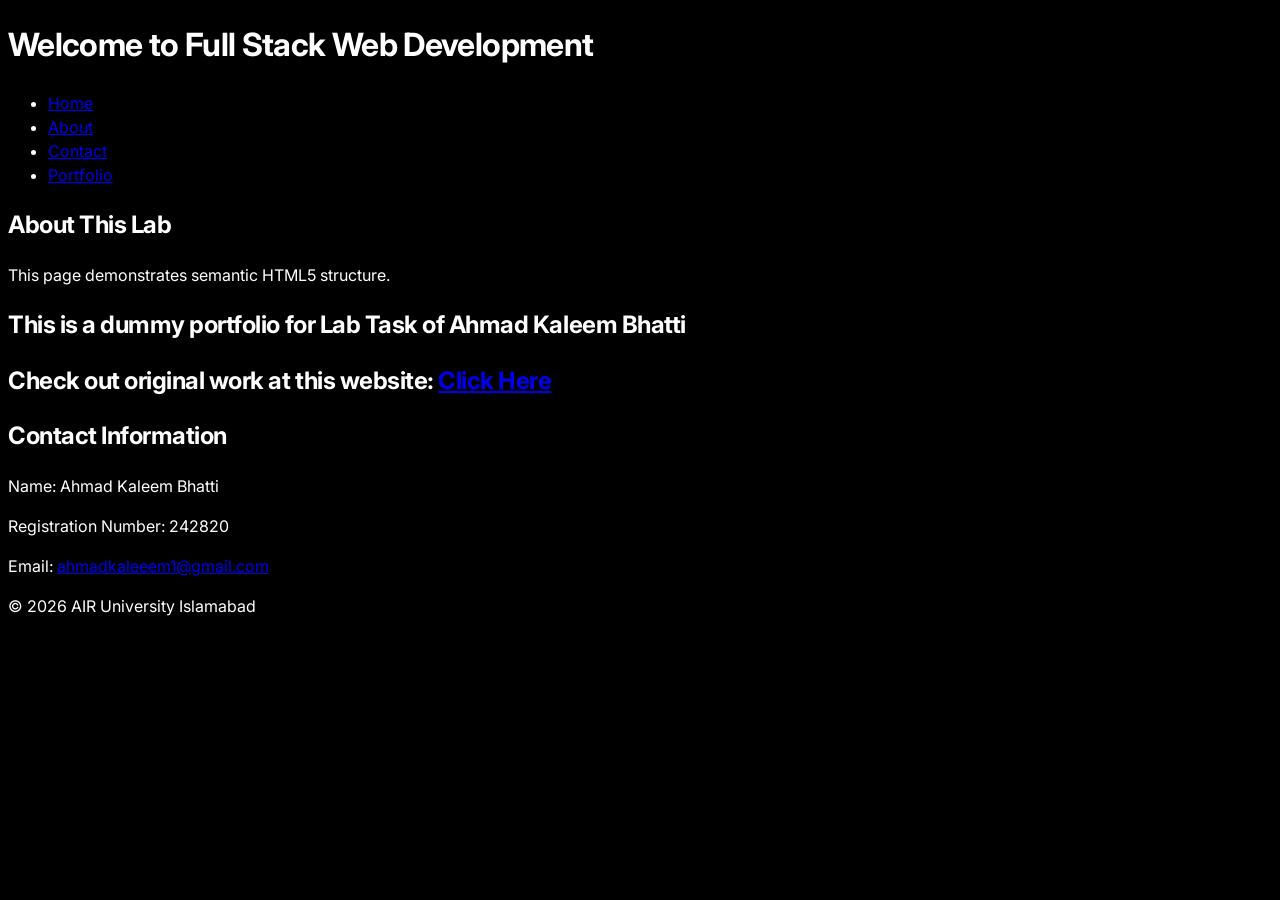
<file: Lab-01/index.html>
<!DOCTYPE html>
<html lang="en">
<head>
    <meta charset="UTF-8">
    <meta name="viewport" content="width=device-width, initial-scale=1.0">
    <title>Portfolio - Ahmad Kaleem Bhatti (242820)</title>
    <link rel="stylesheet" href="style.css">
</head>

<body>

    <header>
        <h1>Welcome to Full Stack Web Development</h1>
    </header>

    <nav>
        <ul>
            <li><a href="#home">Home</a></li>
            <li><a href="#about">About</a></li>
            <li><a href="#contact">Contact</a></li>
            <li> <a href="#Portfolio">Portfolio </a></li>
        </ul>
    </nav>

    <section id="about">
        <h2>About This Lab</h2>
        <p>This page demonstrates semantic HTML5 structure.</p>
    </section>
    <section id="Portfolio">
        <h1>This is a dummy portfolio for Lab Task of Ahmad Kaleem Bhatti</h1>
        <h2> Check out original work at this website: <a href="https://ahmadkaleem.tech">Click Here</a></h2>
    </section>
    <section id="contact">
        <h2>Contact Information</h2>
        <p>Name: Ahmad Kaleem Bhatti</p>
        <p>Registration Number: 242820</p>
        <p>Email: <a href="mailto:ahmadkaleeem1@gmail.com">ahmadkaleeem1@gmail.com</a></p>
        
    </section>

    <footer>
        <p>&copy; 2026 AIR University Islamabad</p>
    </footer>

</body>
</html>
</file>
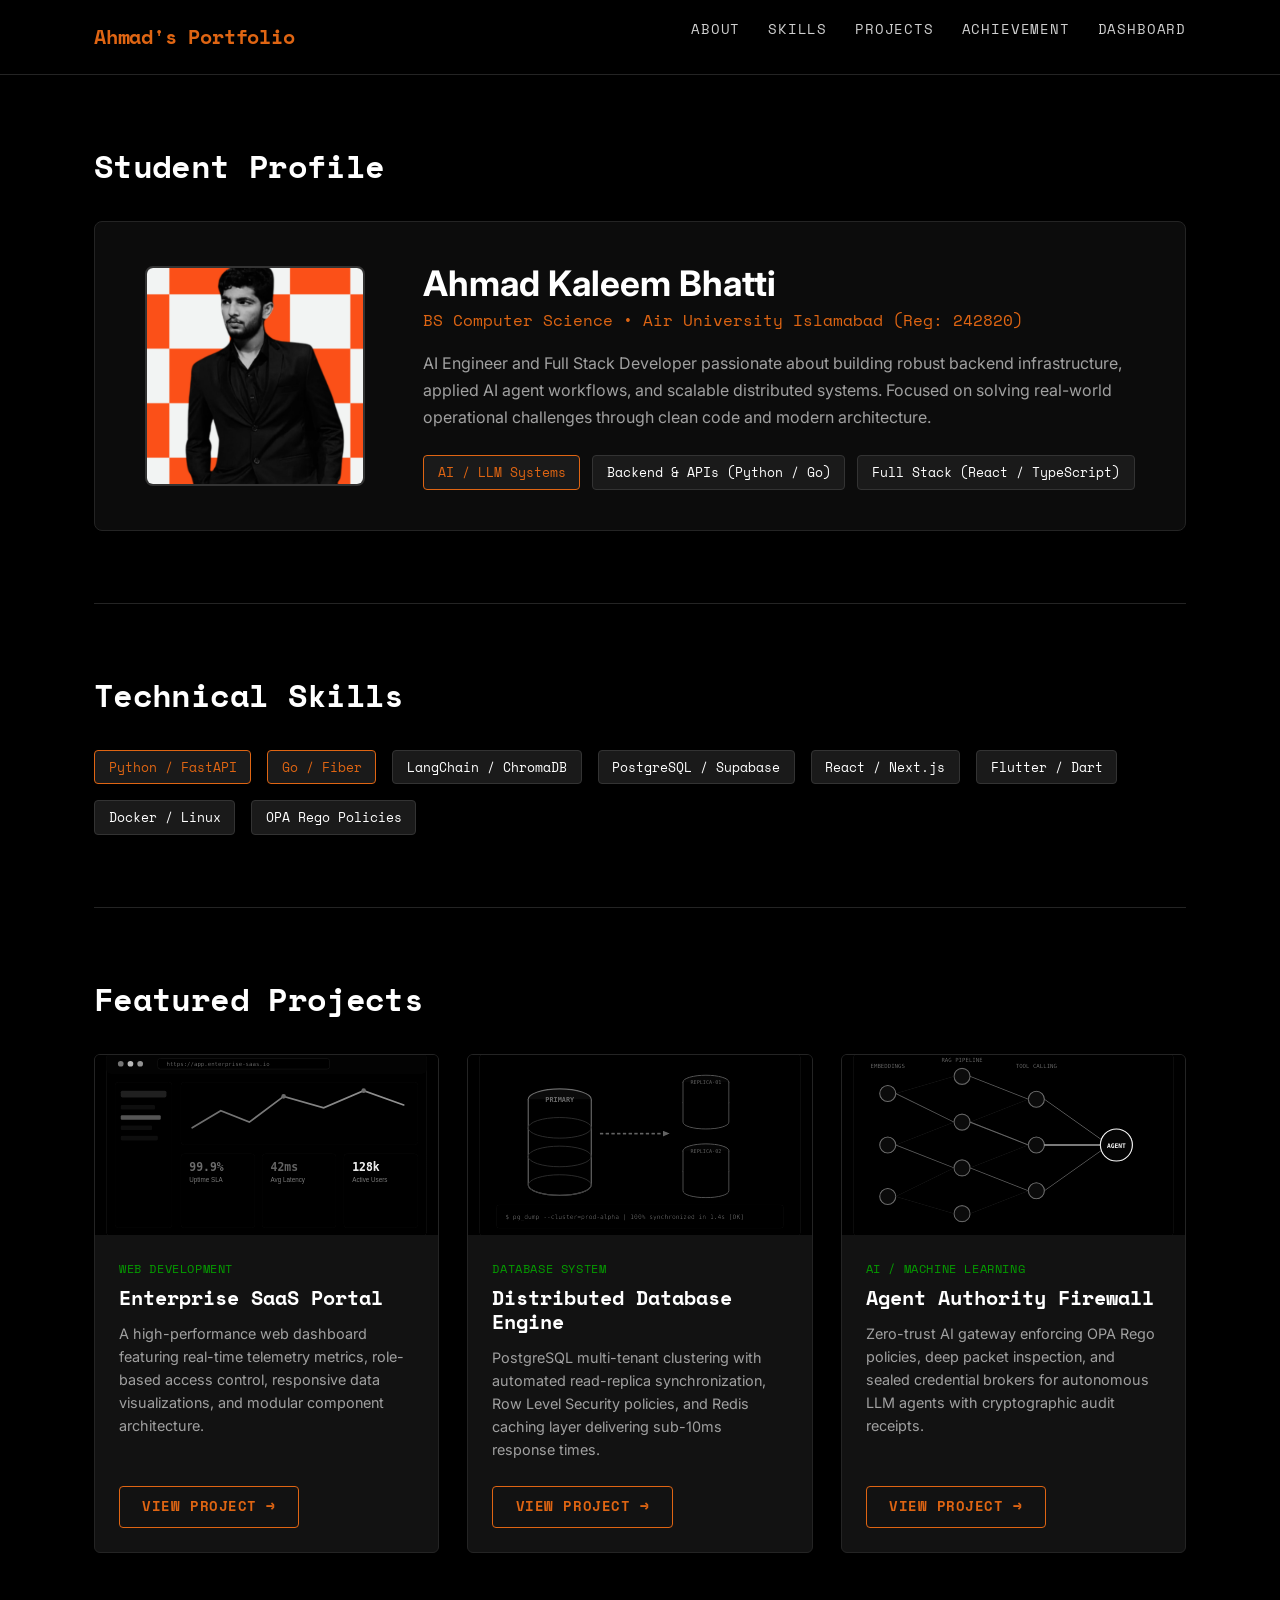
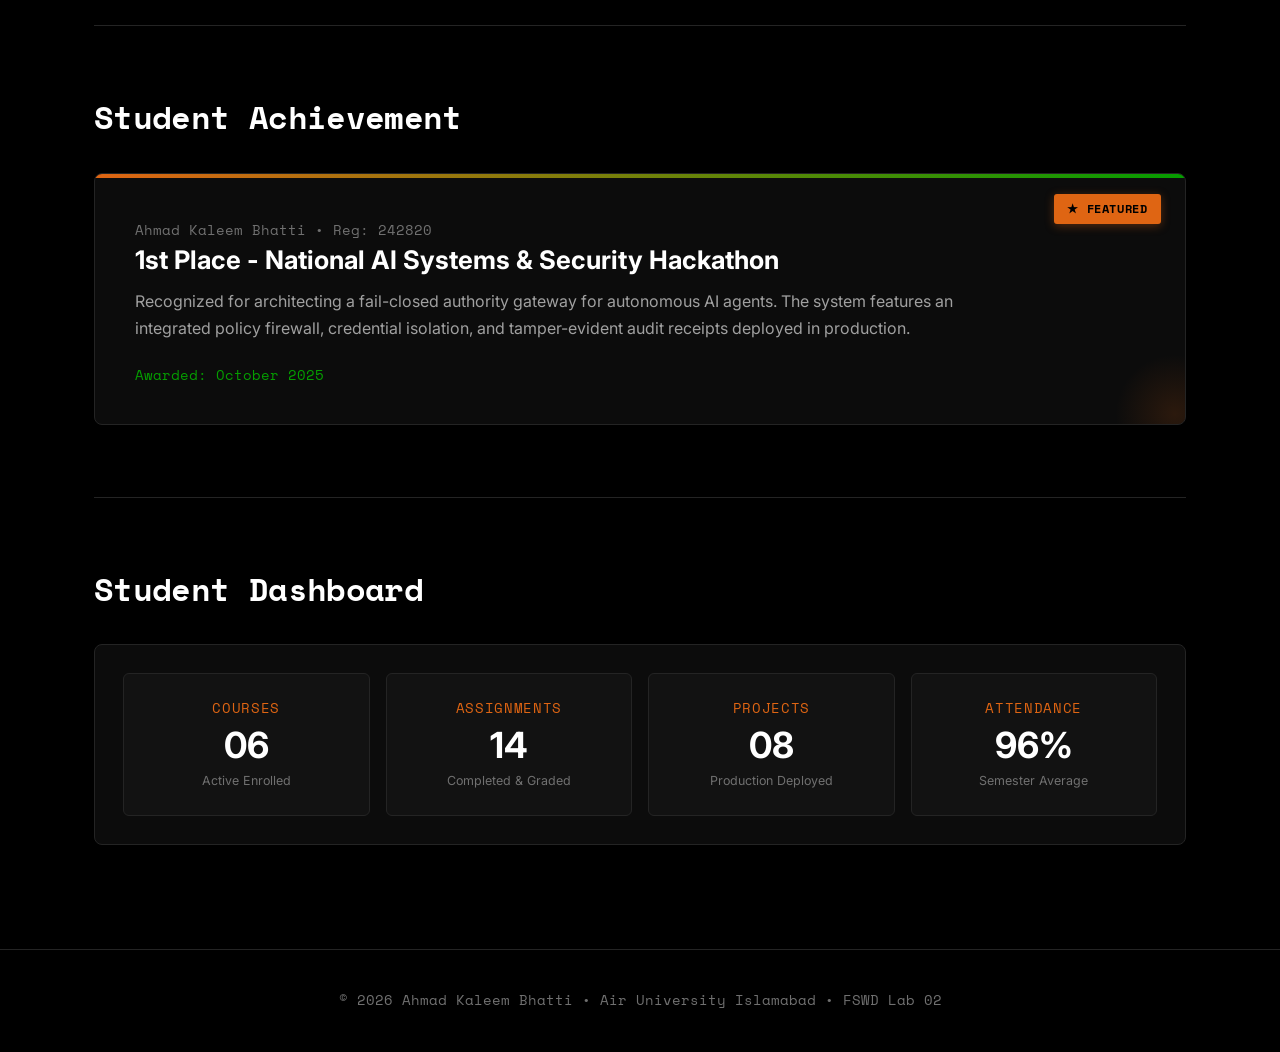
<file: Lab-02/index.html>
<!DOCTYPE html>
<html lang="en">

<head>
    <meta charset="UTF-8">
    <meta name="viewport" content="width=device-width, initial-scale=1.0">
    <title>Ahmad Kaleem Bhatti | AI Engineer &amp; Full Stack Developer</title>

    <!-- Bootstrap 5 CSS -->
    <link href="https://cdn.jsdelivr.net/npm/bootstrap@5.3.3/dist/css/bootstrap.min.css" rel="stylesheet">

    <!-- Custom CSS -->
    <link rel="stylesheet" href="style.css">
</head>

<body>

    <!-- Navigation -->
    <nav class="navbar-custom">
        <div class="nav-container">
            <a class="nav-brand font-mono" href="#">Ahmad's Portfolio</a>
            <button class="nav-toggle" id="navToggle" aria-label="Toggle navigation">Menu</button>
            <ul class="nav-menu" id="navMenu">
                <li><a class="nav-link-item" href="#profile">About</a></li>
                <li><a class="nav-link-item" href="#skills">Skills</a></li>
                <li><a class="nav-link-item" href="#projects">Projects</a></li>
                <li><a class="nav-link-item" href="#achievement">Achievement</a></li>
                <li><a class="nav-link-item" href="#dashboard">Dashboard</a></li>
            </ul>
        </div>
    </nav>

    <main class="container">

        <!-- Student Introduction / Profile -->
        <section id="profile" class="section">
            <h1 class="section-title font-mono">Student Profile</h1>

            <div class="profile-wrapper">
                <div class="profile-image-container">
                    <img src="assets/personal.png" alt="Ahmad Kaleem Bhatti" class="profile-img">
                </div>
                <div class="profile-info">
                    <h2 class="profile-name">Ahmad Kaleem Bhatti</h2>
                    <p class="profile-degree font-mono">BS Computer Science &bull; Air University Islamabad (Reg:
                        242820)</p>
                    <p class="profile-bio">
                        AI Engineer and Full Stack Developer passionate about building robust backend infrastructure,
                        applied AI agent workflows, and scalable distributed systems. Focused on solving real-world
                        operational challenges through clean code and modern architecture.
                    </p>
                    <div class="profile-skills-list">
                        <span class="skill-pill highlight">AI / LLM Systems</span>
                        <span class="skill-pill">Backend &amp; APIs (Python / Go)</span>
                        <span class="skill-pill">Full Stack (React / TypeScript)</span>
                    </div>
                </div>
            </div>
        </section>

        <!-- Technical Skills -->
        <section id="skills" class="section border-top-custom">
            <h2 class="section-title font-mono">Technical Skills</h2>
            <div class="profile-skills-list" style="gap: 1rem;">
                <span class="skill-pill highlight font-mono">Python / FastAPI</span>
                <span class="skill-pill highlight font-mono">Go / Fiber</span>
                <span class="skill-pill font-mono">LangChain / ChromaDB</span>
                <span class="skill-pill font-mono">PostgreSQL / Supabase</span>
                <span class="skill-pill font-mono">React / Next.js</span>
                <span class="skill-pill font-mono">Flutter / Dart</span>
                <span class="skill-pill font-mono">Docker / Linux</span>
                <span class="skill-pill font-mono">OPA Rego Policies</span>
            </div>
        </section>

        <!-- Featured Projects -->
        <section id="projects" class="section border-top-custom">
            <h2 class="section-title font-mono">Featured Projects</h2>

            <div class="projects-flex-container">

                <!-- Web Development Project -->
                <div class="project-card">
                    <div class="project-img-wrapper">
                        <img src="assets/project-web.svg" alt="Web Development Project"
                            class="project-img project-img-filtered">
                    </div>
                    <div class="project-card-body">
                        <span class="project-tag">Web Development</span>
                        <h3 class="project-title font-mono">Enterprise SaaS Portal</h3>
                        <p class="project-desc">
                            A high-performance web dashboard featuring real-time telemetry metrics, role-based access
                            control, responsive data visualizations, and modular component architecture.
                        </p>
                        <a href="https://ahmadkaleem.tech" target="_blank" rel="noopener noreferrer"
                            class="btn-project">View Project &rarr;</a>
                    </div>
                </div>

                <!-- Database Project -->
                <div class="project-card">
                    <div class="project-img-wrapper">
                        <img src="assets/project-db.svg" alt="Database Project"
                            class="project-img project-img-filtered">
                    </div>
                    <div class="project-card-body">
                        <span class="project-tag">Database System</span>
                        <h3 class="project-title font-mono">Distributed Database Engine</h3>
                        <p class="project-desc">
                            PostgreSQL multi-tenant clustering with automated read-replica synchronization, Row Level
                            Security policies, and Redis caching layer delivering sub-10ms response times.
                        </p>
                        <a href="https://ahmadkaleem.tech" target="_blank" rel="noopener noreferrer"
                            class="btn-project">View Project &rarr;</a>
                    </div>
                </div>

                <!-- AI/ML Project -->
                <div class="project-card">
                    <div class="project-img-wrapper">
                        <img src="assets/project-ai.svg" alt="AI/ML Project" class="project-img project-img-filtered">
                    </div>
                    <div class="project-card-body">
                        <span class="project-tag">AI / Machine Learning</span>
                        <h3 class="project-title font-mono">Agent Authority Firewall</h3>
                        <p class="project-desc">
                            Zero-trust AI gateway enforcing OPA Rego policies, deep packet inspection, and sealed
                            credential brokers for autonomous LLM agents with cryptographic audit receipts.
                        </p>
                        <a href="https://ahmadkaleem.tech" target="_blank" rel="noopener noreferrer"
                            class="btn-project">View Project &rarr;</a>
                    </div>
                </div>

            </div>
        </section>

        <!-- Achievement -->
        <section id="achievement" class="section border-top-custom">
            <h2 class="section-title font-mono">Student Achievement</h2>

            <div class="achievement-card">
                <div class="featured-badge font-mono">&#9733; Featured</div>
                <p class="achievement-student-name font-mono">Ahmad Kaleem Bhatti &bull; Reg: 242820</p>
                <h3 class="achievement-title">1st Place - National AI Systems &amp; Security Hackathon</h3>
                <p class="achievement-desc">
                    Recognized for architecting a fail-closed authority gateway for autonomous AI agents. The system
                    features an integrated policy firewall, credential isolation, and tamper-evident audit receipts
                    deployed in production.
                </p>
                <div class="achievement-date">
                    <span>Awarded: October 2025</span>
                </div>
            </div>
        </section>

        <!-- Dashboard -->
        <section id="dashboard" class="section border-top-custom">
            <h2 class="section-title font-mono">Student Dashboard</h2>

            <div class="dashboard-wrapper">
                <div class="d-flex justify-content-between align-items-center flex-wrap gap-3">

                    <!-- Courses -->
                    <div class="dashboard-item">
                        <div class="dashboard-label">Courses</div>
                        <div class="dashboard-metric text-accent">06</div>
                        <div class="dashboard-subtext">Active Enrolled</div>
                    </div>

                    <!-- Assignments -->
                    <div class="dashboard-item">
                        <div class="dashboard-label">Assignments</div>
                        <div class="dashboard-metric text-green">14</div>
                        <div class="dashboard-subtext">Completed &amp; Graded</div>
                    </div>

                    <!-- Projects -->
                    <div class="dashboard-item">
                        <div class="dashboard-label">Projects</div>
                        <div class="dashboard-metric text-accent">08</div>
                        <div class="dashboard-subtext">Production Deployed</div>
                    </div>

                    <!-- Attendance -->
                    <div class="dashboard-item">
                        <div class="dashboard-label">Attendance</div>
                        <div class="dashboard-metric text-green">96%</div>
                        <div class="dashboard-subtext">Semester Average</div>
                    </div>

                </div>
            </div>
        </section>

    </main>

    <!-- Footer -->
    <footer class="footer">
        <p class="footer-text font-mono">&copy; 2026 Ahmad Kaleem Bhatti &bull; Air University Islamabad &bull; FSWD Lab
            02</p>
    </footer>

    <!-- Mobile Nav Toggle -->
    <script>
        const navToggle = document.getElementById('navToggle');
        const navMenu = document.getElementById('navMenu');

        if (navToggle && navMenu) {
            navToggle.addEventListener('click', () => {
                navMenu.classList.toggle('active');
            });

            navMenu.querySelectorAll('a').forEach(link => {
                link.addEventListener('click', () => {
                    navMenu.classList.remove('active');
                });
            });
        }
    </script>
</body>

</html>
</file>
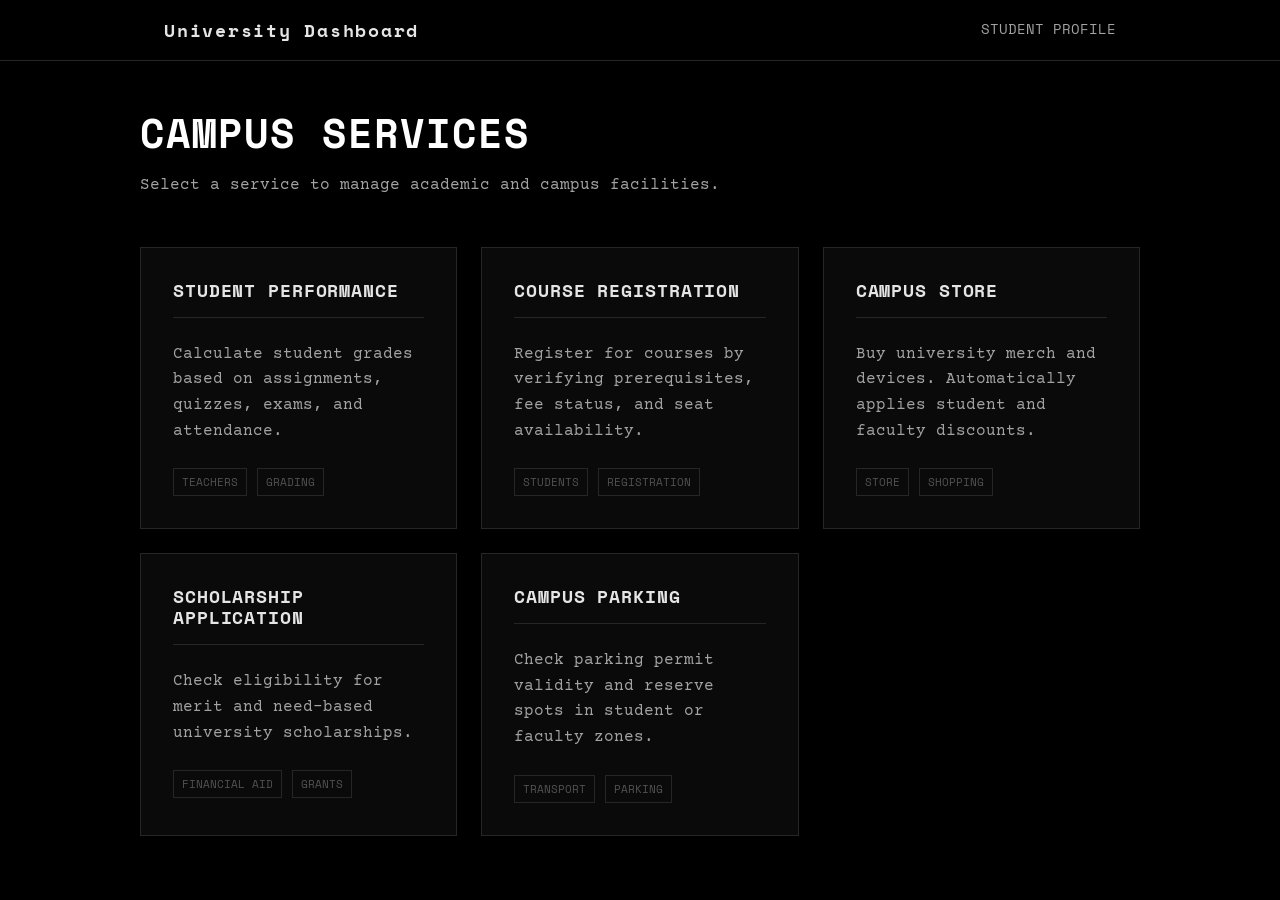
<file: Lab-03/index.html>
<!DOCTYPE html>
<html lang="en">
<head>
    <meta charset="UTF-8">
    <meta name="viewport" content="width=device-width, initial-scale=1.0">
    <title>University Dashboard</title>
    <link href="https://cdn.jsdelivr.net/npm/bootstrap@5.3.3/dist/css/bootstrap.min.css" rel="stylesheet">
    <link rel="stylesheet" href="style.css">
</head>
<body>

    <nav class="navbar-custom">
        <div class="nav-container container">
            <a class="nav-brand" href="index.html">University Dashboard</a>
            <div class="nav-links">
                <a class="nav-link" href="../Lab-02/index.html">Student Profile</a>
            </div>
        </div>
    </nav>

    <main class="container section">
        <h1 class="section-title">Campus Services</h1>
        <p class="text-secondary mb-5">Select a service to manage academic and campus facilities.</p>

        <div class="tasks-grid">
            <a href="Task1/index.html" class="app-card d-block text-decoration-none">
                <h3 class="card-title">Student Performance</h3>
                <p class="text-secondary">Calculate student grades based on assignments, quizzes, exams, and attendance.</p>
                <div class="mt-4">
                    <span class="badge-custom">Teachers</span>
                    <span class="badge-custom">Grading</span>
                </div>
            </a>

            <a href="Task2/index.html" class="app-card d-block text-decoration-none">
                <h3 class="card-title">Course Registration</h3>
                <p class="text-secondary">Register for courses by verifying prerequisites, fee status, and seat availability.</p>
                <div class="mt-4">
                    <span class="badge-custom">Students</span>
                    <span class="badge-custom">Registration</span>
                </div>
            </a>

            <a href="Task3/index.html" class="app-card d-block text-decoration-none">
                <h3 class="card-title">Campus Store</h3>
                <p class="text-secondary">Buy university merch and devices. Automatically applies student and faculty discounts.</p>
                <div class="mt-4">
                    <span class="badge-custom">Store</span>
                    <span class="badge-custom">Shopping</span>
                </div>
            </a>

            <a href="Task4/index.html" class="app-card d-block text-decoration-none">
                <h3 class="card-title">Scholarship Application</h3>
                <p class="text-secondary">Check eligibility for merit and need-based university scholarships.</p>
                <div class="mt-4">
                    <span class="badge-custom">Financial Aid</span>
                    <span class="badge-custom">Grants</span>
                </div>
            </a>

            <a href="Task5/index.html" class="app-card d-block text-decoration-none">
                <h3 class="card-title">Campus Parking</h3>
                <p class="text-secondary">Check parking permit validity and reserve spots in student or faculty zones.</p>
                <div class="mt-4">
                    <span class="badge-custom">Transport</span>
                    <span class="badge-custom">Parking</span>
                </div>
            </a>
        </div>
    </main>

</body>
</html>
</file>
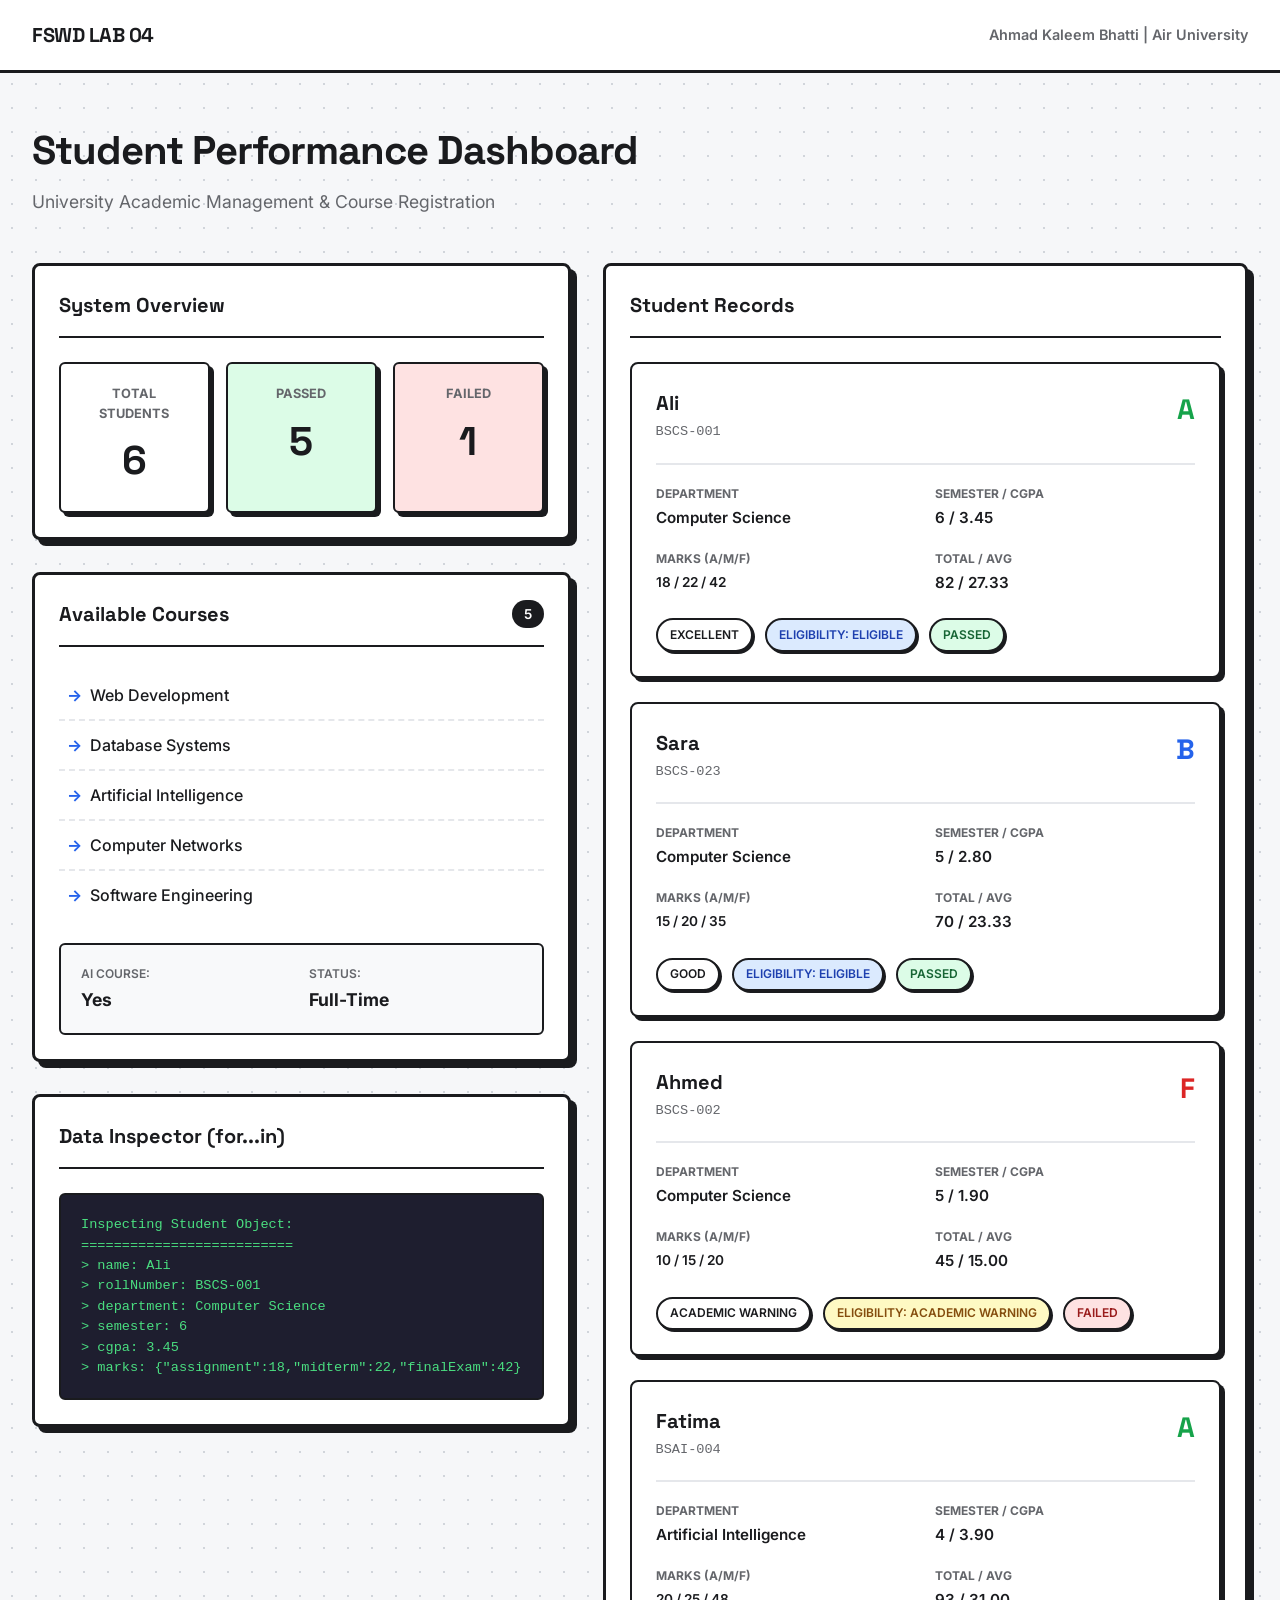
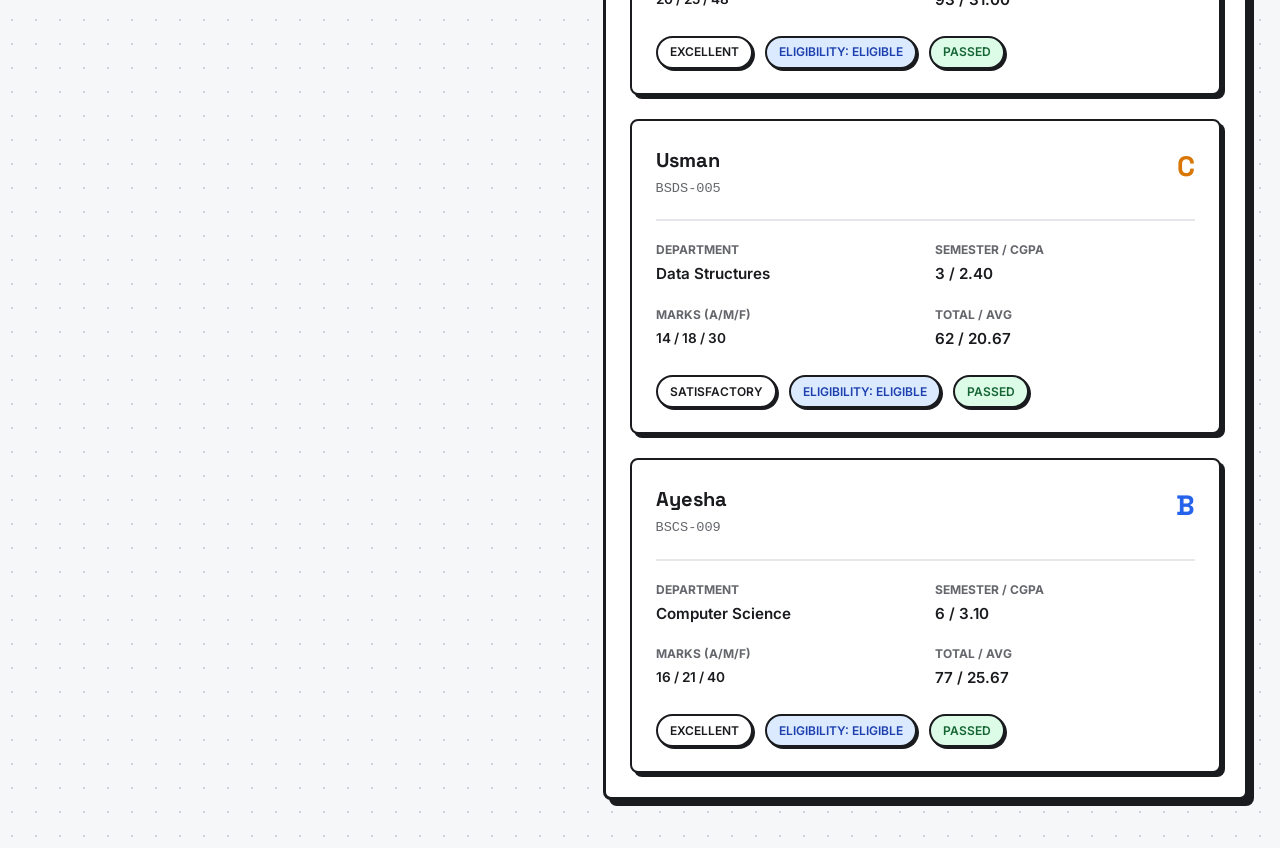
<file: Lab-04/index.html>
<!DOCTYPE html>
<html lang="en">
<head>
    <meta charset="UTF-8">
    <meta name="viewport" content="width=device-width, initial-scale=1.0">
    <title>FSWD Lab 04 | Student Dashboard</title>
    
    <!-- Clean, modern typography -->
    <link rel="preconnect" href="https://fonts.googleapis.com">
    <link rel="preconnect" href="https://fonts.gstatic.com" crossorigin>
    <link href="https://fonts.googleapis.com/css2?family=Space+Grotesk:wght@500;700&family=Inter:wght@400;500;600&display=swap" rel="stylesheet">
    
    <link rel="stylesheet" href="styles.css">
</head>
<body>

    <nav class="navbar">
        <div class="nav-brand">FSWD Lab 04</div>
        <div class="nav-user">Ahmad Kaleem Bhatti | Air University</div>
    </nav>

    <main class="container">
        <header class="page-header">
            <h1>Student Performance Dashboard</h1>
            <p>University Academic Management & Course Registration</p>
        </header>

        <div class="dashboard-grid">
            
            <!-- Left Column: Stats & Courses -->
            <div class="grid-column">
                
                <!-- System Statistics (Task 4) -->
                <section class="card widget-stats">
                    <div class="card-header">
                        <h2 class="card-title">System Overview</h2>
                    </div>
                    <div class="stats-row">
                        <div class="stat-box">
                            <span class="stat-label">Total Students</span>
                            <strong class="stat-value" id="total-students">0</strong>
                        </div>
                        <div class="stat-box box-success">
                            <span class="stat-label">Passed</span>
                            <strong class="stat-value" id="passed-students">0</strong>
                        </div>
                        <div class="stat-box box-danger">
                            <span class="stat-label">Failed</span>
                            <strong class="stat-value" id="failed-students">0</strong>
                        </div>
                    </div>
                </section>

                <!-- Course Registration (Task 2) -->
                <section class="card widget-courses">
                    <div class="card-header">
                        <h2 class="card-title">Available Courses</h2>
                        <span class="badge" id="course-count">0</span>
                    </div>
                    <ul class="course-list" id="course-list">
                        <!-- Populated by JS -->
                    </ul>
                    <div class="course-meta">
                        <div class="meta-item">
                            <span>AI Course:</span>
                            <strong id="ai-status">-</strong>
                        </div>
                        <div class="meta-item">
                            <span>Status:</span>
                            <strong id="student-status">-</strong>
                        </div>
                    </div>
                </section>

                <!-- Object Inspector (Task 4 Demo) -->
                <section class="card widget-inspector">
                    <div class="card-header">
                        <h2 class="card-title">Data Inspector (for...in)</h2>
                    </div>
                    <pre id="inspector-output"></pre>
                </section>
            </div>

            <!-- Right Column: Student Grid (Tasks 1, 3, 4) -->
            <div class="grid-column column-span-2">
                <section class="card">
                    <div class="card-header">
                        <h2 class="card-title">Student Records</h2>
                    </div>
                    <div class="students-grid" id="students-grid">
                        <!-- Populated by JS -->
                    </div>
                </section>
            </div>

        </div>
    </main>

    <script src="script.js"></script>
</body>
</html>
</file>
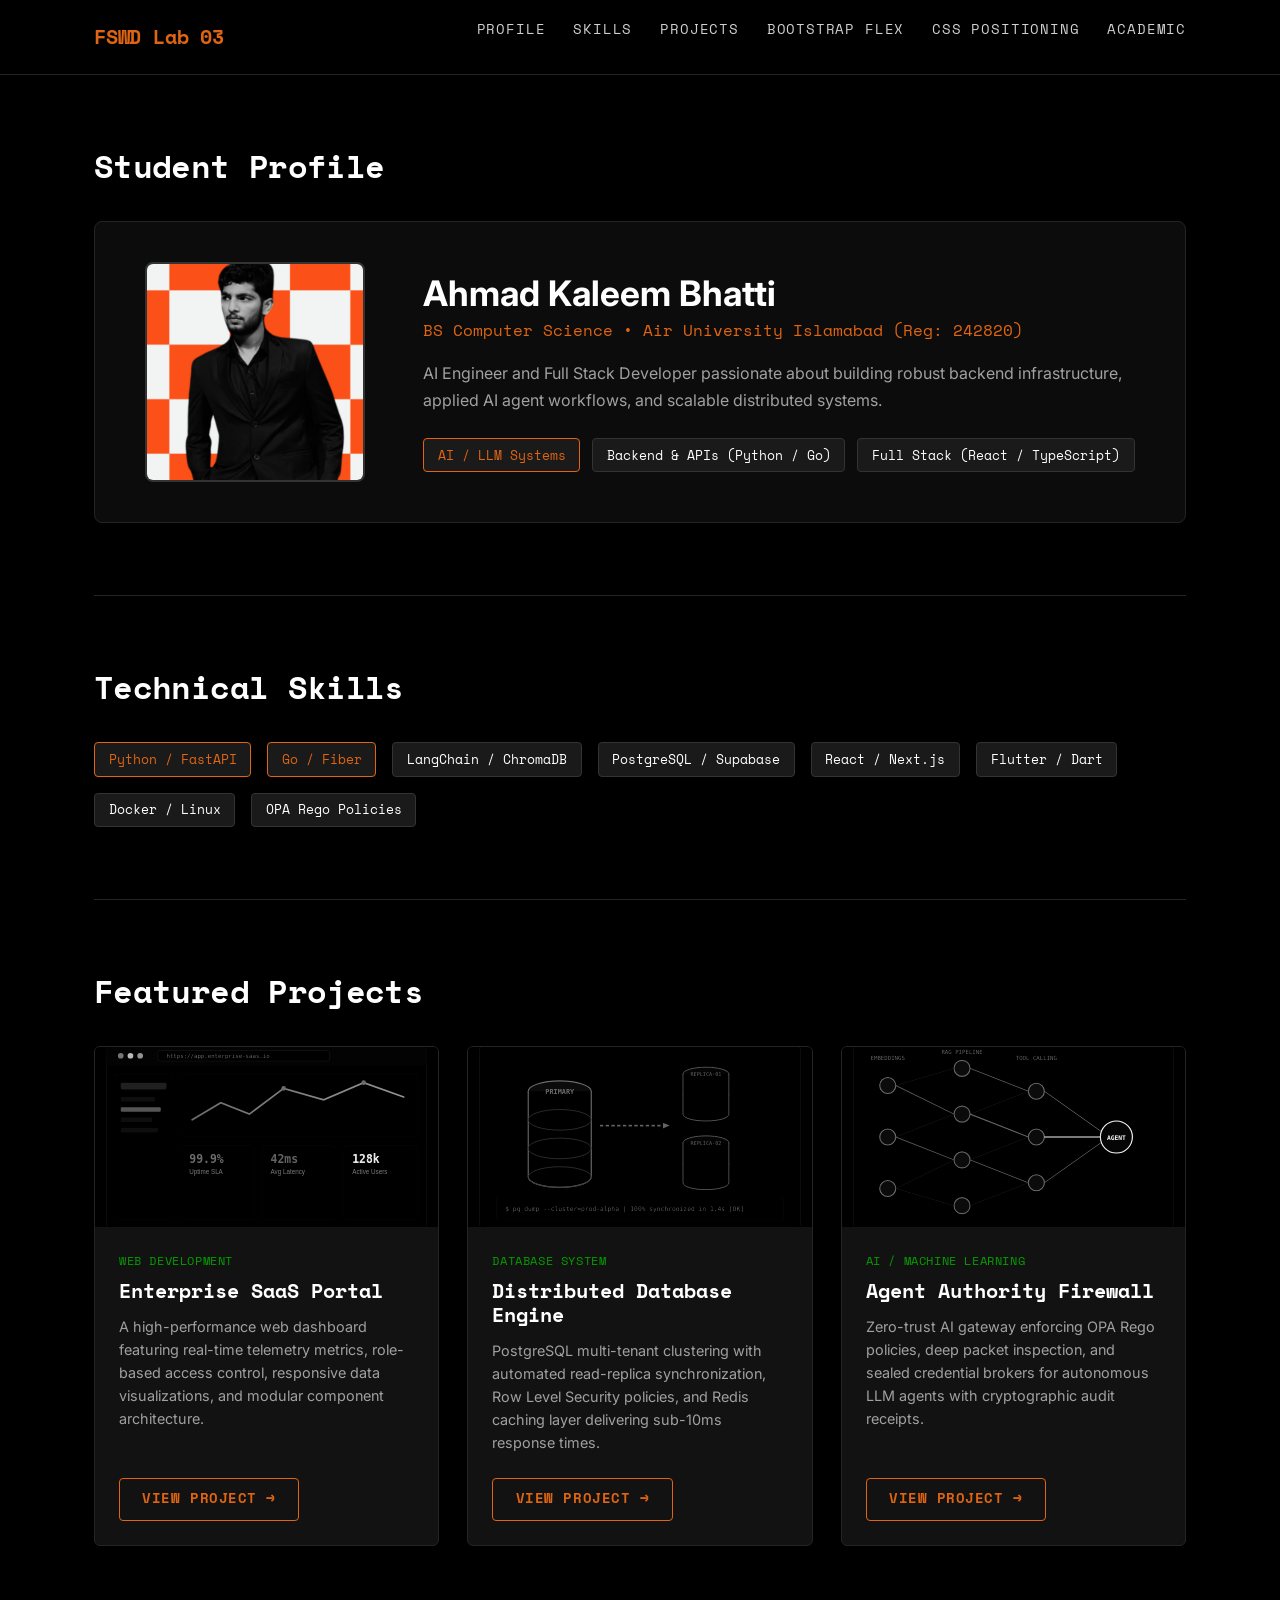
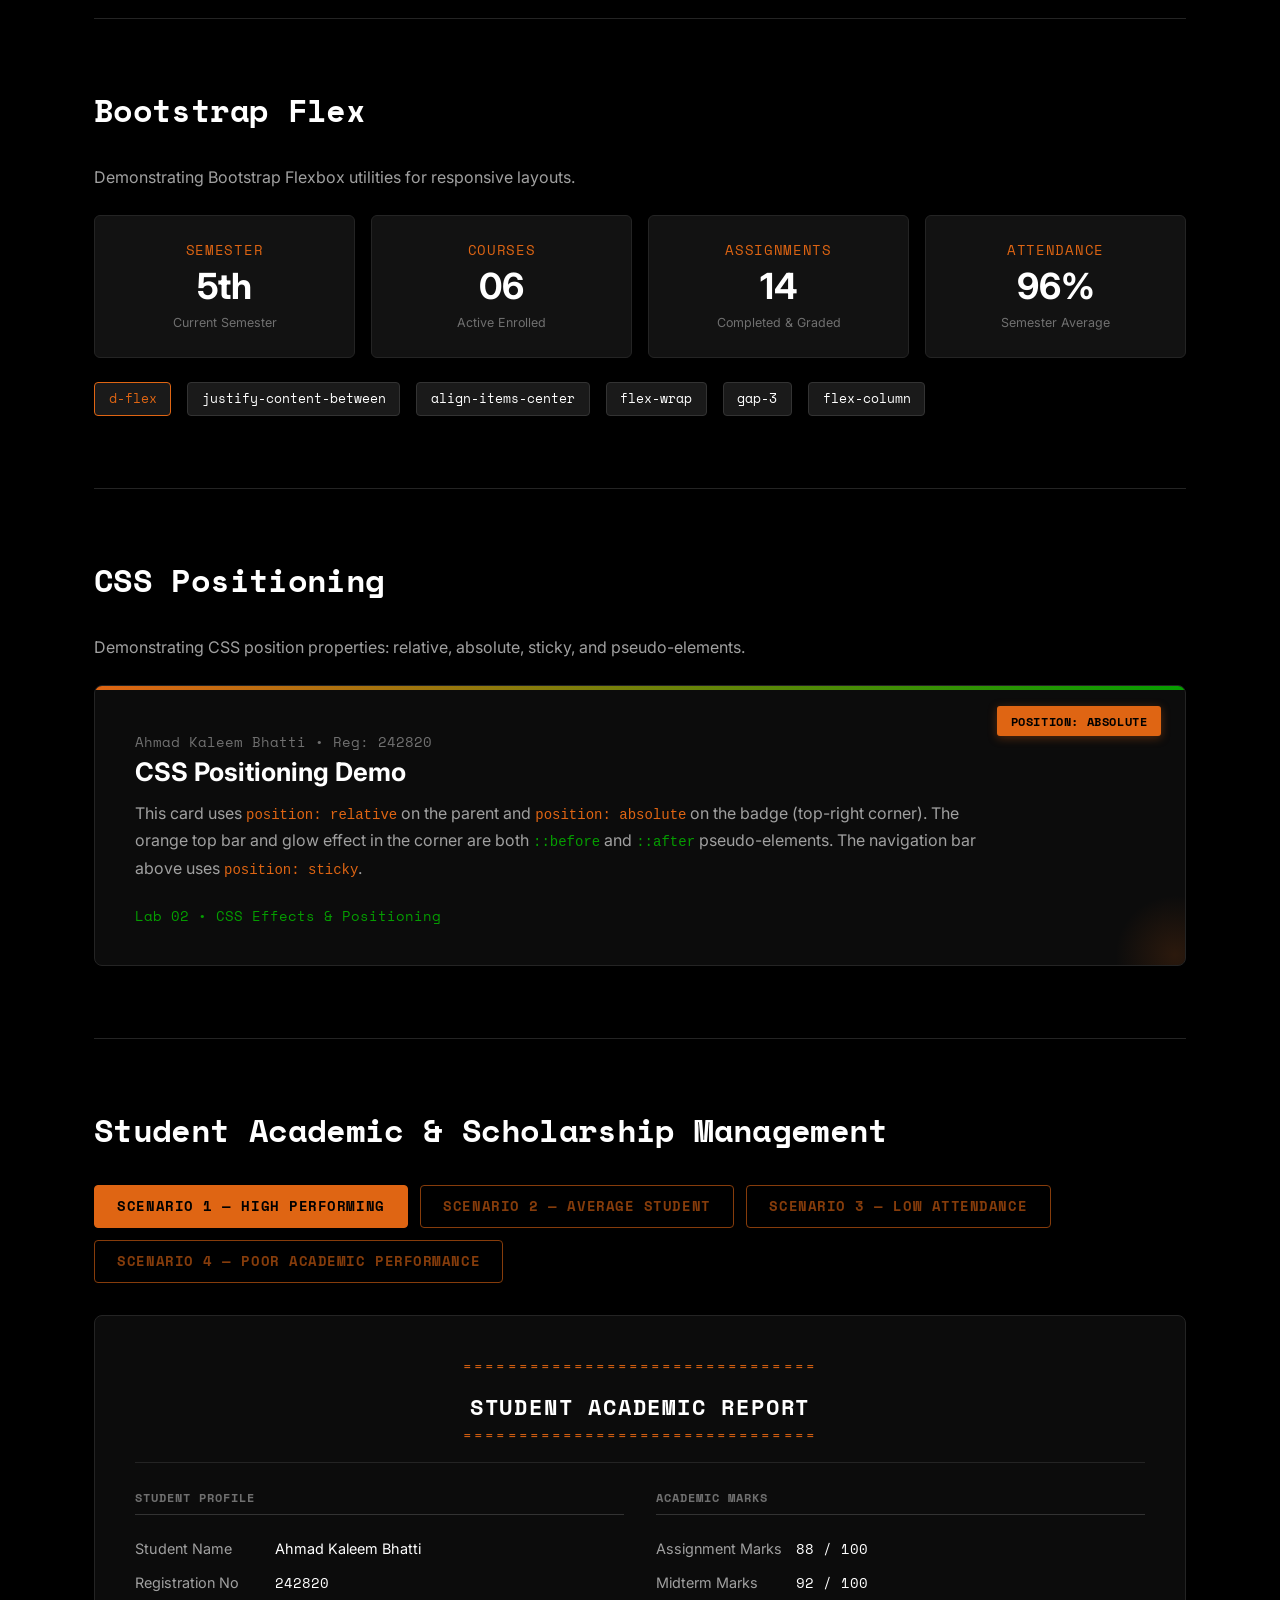
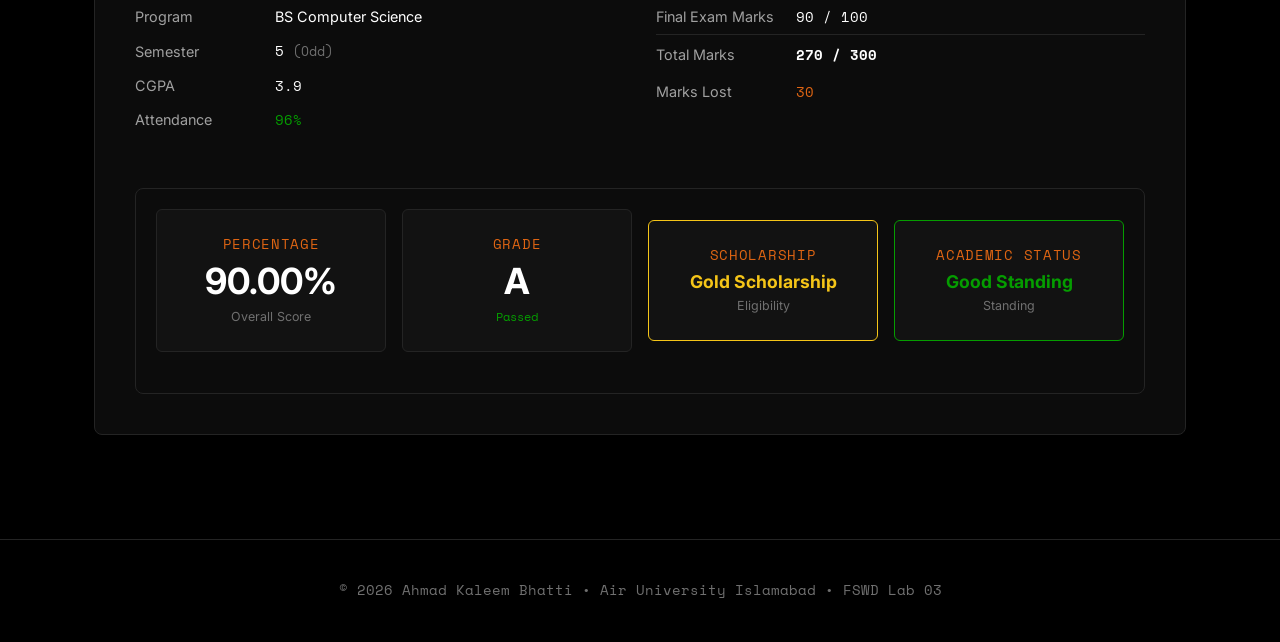
<file: Lab-03/Lab-03-Task/index.html>
<!DOCTYPE html>
<html lang="en">

<head>
    <meta charset="UTF-8">
    <meta name="viewport" content="width=device-width, initial-scale=1.0">
    <title>Ahmad Kaleem Bhatti | FSWD Lab 03</title>
    <meta name="description"
        content="FSWD Lab 03 — Student Academic & Scholarship Management System built on Lab 02 base.">

    <!-- Bootstrap 5 CSS -->
    <link href="https://cdn.jsdelivr.net/npm/bootstrap@5.3.3/dist/css/bootstrap.min.css" rel="stylesheet">

    <!-- Custom CSS (Lab 02 theme) -->
    <link rel="stylesheet" href="style.css">
</head>

<body>

    <!-- Navigation -->
    <nav class="navbar-custom">
        <div class="nav-container">
            <a class="nav-brand font-mono" href="#">FSWD Lab 03</a>
            <button class="nav-toggle" id="navToggle" aria-label="Toggle navigation">Menu</button>
            <ul class="nav-menu" id="navMenu">
                <li><a class="nav-link-item" href="#profile">Profile</a></li>
                <li><a class="nav-link-item" href="#skills">Skills</a></li>
                <li><a class="nav-link-item" href="#projects">Projects</a></li>
                <li><a class="nav-link-item" href="#bootstrap-flex">Bootstrap Flex</a></li>
                <li><a class="nav-link-item" href="#css-positioning">CSS Positioning</a></li>
                <li><a class="nav-link-item" href="#academic-management">Academic</a></li>
            </ul>
        </div>
    </nav>

    <main class="container">

        <!-- Profile (Lab 02 Section) -->
        <section id="profile" class="section">
            <h1 class="section-title font-mono">Student Profile</h1>

            <div class="profile-wrapper">
                <div class="profile-image-container">
                    <img src="assets/personal.png" alt="Ahmad Kaleem Bhatti" class="profile-img">
                </div>
                <div class="profile-info">
                    <h2 class="profile-name">Ahmad Kaleem Bhatti</h2>
                    <p class="profile-degree font-mono">BS Computer Science &bull; Air University Islamabad (Reg: 242820)</p>
                    <p class="profile-bio">
                        AI Engineer and Full Stack Developer passionate about building robust backend infrastructure,
                        applied AI agent workflows, and scalable distributed systems.
                    </p>
                    <div class="profile-skills-list">
                        <span class="skill-pill highlight">AI / LLM Systems</span>
                        <span class="skill-pill">Backend &amp; APIs (Python / Go)</span>
                        <span class="skill-pill">Full Stack (React / TypeScript)</span>
                    </div>
                </div>
            </div>
        </section>

        <!-- Skills (Lab 02 Section) -->
        <section id="skills" class="section border-top-custom">
            <h2 class="section-title font-mono">Technical Skills</h2>
            <div class="profile-skills-list" style="gap: 1rem;">
                <span class="skill-pill highlight font-mono">Python / FastAPI</span>
                <span class="skill-pill highlight font-mono">Go / Fiber</span>
                <span class="skill-pill font-mono">LangChain / ChromaDB</span>
                <span class="skill-pill font-mono">PostgreSQL / Supabase</span>
                <span class="skill-pill font-mono">React / Next.js</span>
                <span class="skill-pill font-mono">Flutter / Dart</span>
                <span class="skill-pill font-mono">Docker / Linux</span>
                <span class="skill-pill font-mono">OPA Rego Policies</span>
            </div>
        </section>

        <!-- Projects (Lab 02 Section) -->
        <section id="projects" class="section border-top-custom">
            <h2 class="section-title font-mono">Featured Projects</h2>

            <div class="projects-flex-container">
                <div class="project-card">
                    <div class="project-img-wrapper">
                        <img src="assets/project-web.svg" alt="Web Development Project"
                            class="project-img project-img-filtered">
                    </div>
                    <div class="project-card-body">
                        <span class="project-tag">Web Development</span>
                        <h3 class="project-title font-mono">Enterprise SaaS Portal</h3>
                        <p class="project-desc">
                            A high-performance web dashboard featuring real-time telemetry metrics, role-based access
                            control, responsive data visualizations, and modular component architecture.
                        </p>
                        <a href="https://ahmadkaleem.tech" target="_blank" rel="noopener noreferrer"
                            class="btn-project">View Project &rarr;</a>
                    </div>
                </div>

                <div class="project-card">
                    <div class="project-img-wrapper">
                        <img src="assets/project-db.svg" alt="Database Project"
                            class="project-img project-img-filtered">
                    </div>
                    <div class="project-card-body">
                        <span class="project-tag">Database System</span>
                        <h3 class="project-title font-mono">Distributed Database Engine</h3>
                        <p class="project-desc">
                            PostgreSQL multi-tenant clustering with automated read-replica synchronization, Row Level
                            Security policies, and Redis caching layer delivering sub-10ms response times.
                        </p>
                        <a href="https://ahmadkaleem.tech" target="_blank" rel="noopener noreferrer"
                            class="btn-project">View Project &rarr;</a>
                    </div>
                </div>

                <div class="project-card">
                    <div class="project-img-wrapper">
                        <img src="assets/project-ai.svg" alt="AI/ML Project"
                            class="project-img project-img-filtered">
                    </div>
                    <div class="project-card-body">
                        <span class="project-tag">AI / Machine Learning</span>
                        <h3 class="project-title font-mono">Agent Authority Firewall</h3>
                        <p class="project-desc">
                            Zero-trust AI gateway enforcing OPA Rego policies, deep packet inspection, and sealed
                            credential brokers for autonomous LLM agents with cryptographic audit receipts.
                        </p>
                        <a href="https://ahmadkaleem.tech" target="_blank" rel="noopener noreferrer"
                            class="btn-project">View Project &rarr;</a>
                    </div>
                </div>
            </div>
        </section>

        <!-- Bootstrap Flex (Lab 02 Section) -->
        <section id="bootstrap-flex" class="section border-top-custom">
            <h2 class="section-title font-mono">Bootstrap Flex</h2>
            <p style="color: var(--text-muted); margin-bottom: 1.5rem;">
                Demonstrating Bootstrap Flexbox utilities for responsive layouts.
            </p>

            <!-- Bootstrap flex row: justify-content-between -->
            <div class="d-flex justify-content-between align-items-center flex-wrap gap-3 mb-4">
                <div class="dashboard-item" style="flex: 1; min-width: 180px;">
                    <div class="dashboard-label">Semester</div>
                    <div class="dashboard-metric text-accent">5th</div>
                    <div class="dashboard-subtext">Current Semester</div>
                </div>
                <div class="dashboard-item" style="flex: 1; min-width: 180px;">
                    <div class="dashboard-label">Courses</div>
                    <div class="dashboard-metric text-green">06</div>
                    <div class="dashboard-subtext">Active Enrolled</div>
                </div>
                <div class="dashboard-item" style="flex: 1; min-width: 180px;">
                    <div class="dashboard-label">Assignments</div>
                    <div class="dashboard-metric text-accent">14</div>
                    <div class="dashboard-subtext">Completed &amp; Graded</div>
                </div>
                <div class="dashboard-item" style="flex: 1; min-width: 180px;">
                    <div class="dashboard-label">Attendance</div>
                    <div class="dashboard-metric text-green">96%</div>
                    <div class="dashboard-subtext">Semester Average</div>
                </div>
            </div>

            <!-- Bootstrap flex: align-items-start -->
            <div class="d-flex align-items-start gap-3 flex-wrap">
                <div class="skill-pill highlight font-mono">d-flex</div>
                <div class="skill-pill font-mono">justify-content-between</div>
                <div class="skill-pill font-mono">align-items-center</div>
                <div class="skill-pill font-mono">flex-wrap</div>
                <div class="skill-pill font-mono">gap-3</div>
                <div class="skill-pill font-mono">flex-column</div>
            </div>
        </section>

        <!-- CSS Positioning (Lab 02 Section) -->
        <section id="css-positioning" class="section border-top-custom">
            <h2 class="section-title font-mono">CSS Positioning</h2>
            <p style="color: var(--text-muted); margin-bottom: 1.5rem;">
                Demonstrating CSS position properties: relative, absolute, sticky, and pseudo-elements.
            </p>

            <!-- Positioning demo card (uses position: relative + absolute like achievement card) -->
            <div class="achievement-card">
                <div class="featured-badge font-mono">position: absolute</div>
                <p class="achievement-student-name font-mono">Ahmad Kaleem Bhatti &bull; Reg: 242820</p>
                <h3 class="achievement-title">CSS Positioning Demo</h3>
                <p class="achievement-desc">
                    This card uses <code style="color: var(--escalate);">position: relative</code> on the parent and
                    <code style="color: var(--escalate);">position: absolute</code> on the badge (top-right corner).
                    The orange top bar and glow effect in the corner are both
                    <code style="color: var(--allow);">::before</code> and
                    <code style="color: var(--allow);">::after</code> pseudo-elements.
                    The navigation bar above uses <code style="color: var(--escalate);">position: sticky</code>.
                </p>
                <div class="achievement-date">
                    <span>Lab 02 &bull; CSS Effects &amp; Positioning</span>
                </div>
            </div>
        </section>

        <!-- Student Academic & Scholarship Management (Lab 03 New Section) -->
        <section id="academic-management" class="section border-top-custom">
            <h2 class="section-title font-mono">Student Academic &amp; Scholarship Management</h2>
            <div id="academic-report-container"></div>
        </section>

    </main>

    <!-- Footer -->
    <footer class="footer">
        <p class="footer-text font-mono">&copy; 2026 Ahmad Kaleem Bhatti &bull; Air University Islamabad &bull; FSWD
            Lab 03</p>
    </footer>

    <!-- Mobile Nav Toggle -->
    <script>
        const navToggle = document.getElementById('navToggle');
        const navMenu = document.getElementById('navMenu');
        if (navToggle && navMenu) {
            navToggle.addEventListener('click', () => navMenu.classList.toggle('active'));
            navMenu.querySelectorAll('a').forEach(link => link.addEventListener('click', () => navMenu.classList.remove('active')));
        }
    </script>
    <script src="script.js"></script>
</body>

</html>
</file>
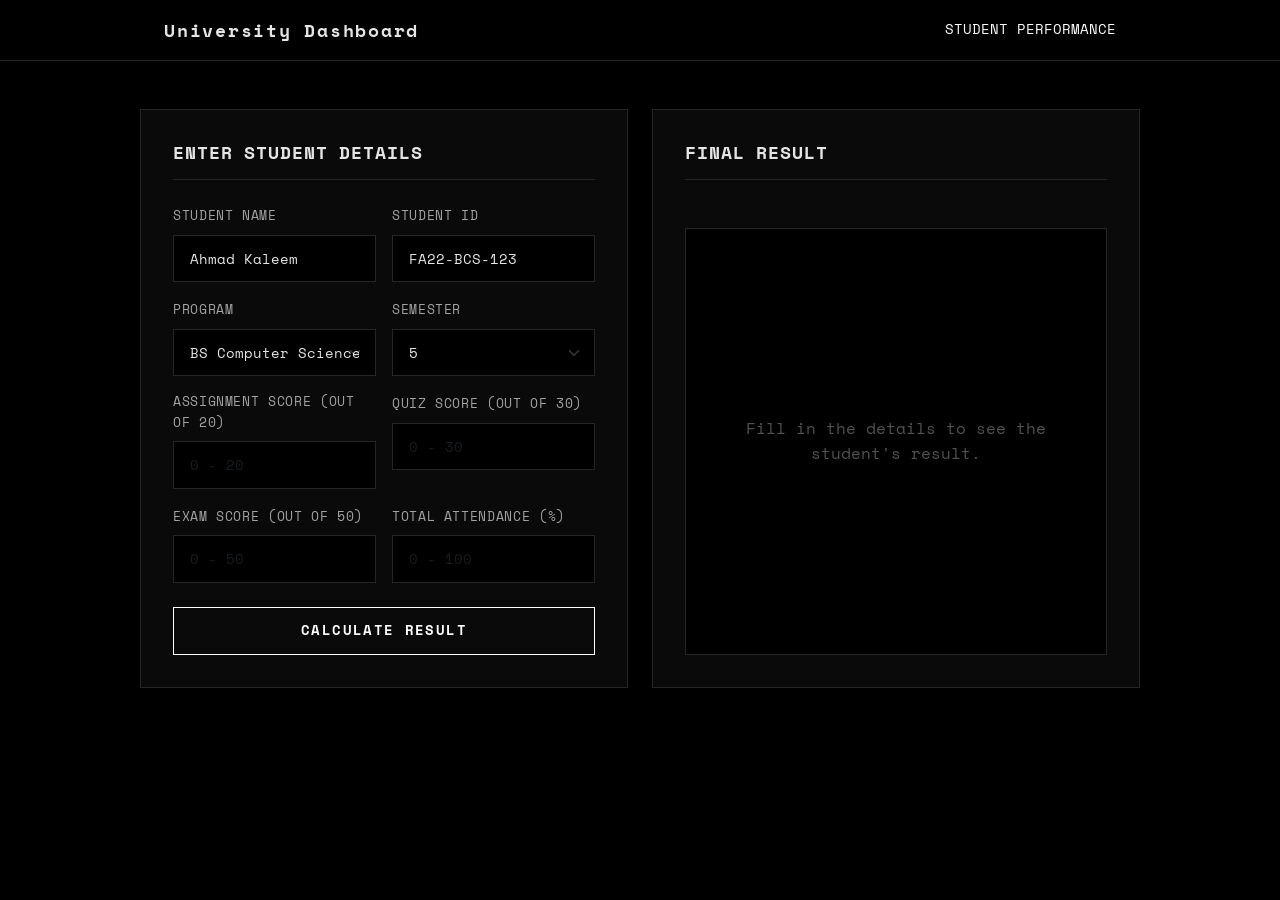
<file: Lab-03/Task1/index.html>
<!DOCTYPE html>
<html lang="en">
<head>
    <meta charset="UTF-8">
    <meta name="viewport" content="width=device-width, initial-scale=1.0">
    <title>Student Performance | University Dashboard</title>
    <link href="https://cdn.jsdelivr.net/npm/bootstrap@5.3.3/dist/css/bootstrap.min.css" rel="stylesheet">
    <link rel="stylesheet" href="../style.css">
</head>
<body>

    <nav class="navbar-custom">
        <div class="nav-container container">
            <a class="nav-brand" href="../index.html">University Dashboard</a>
            <div class="nav-links">
                <span class="nav-link text-signal">Student Performance</span>
            </div>
        </div>
    </nav>

    <main class="container section">
        <div class="row g-4">
            
            <div class="col-lg-6">
                <div class="app-card">
                    <h2 class="card-title">Enter Student Details</h2>
                    
                    <form id="performanceForm">
                        <div class="row g-3">
                            <div class="col-md-6">
                                <label class="form-label">Student Name</label>
                                <input type="text" id="studentName" class="form-control" value="Ahmad Kaleem" required>
                            </div>
                            <div class="col-md-6">
                                <label class="form-label">Student ID</label>
                                <input type="text" id="studentId" class="form-control" value="FA22-BCS-123" required>
                            </div>
                            <div class="col-md-6">
                                <label class="form-label">Program</label>
                                <select id="program" class="form-select">
                                    <option value="BSCS">BS Computer Science</option>
                                    <option value="BSSE">BS Software Engineering</option>
                                    <option value="BBA">Bachelor of Business Admin</option>
                                </select>
                            </div>
                            <div class="col-md-6">
                                <label class="form-label">Semester</label>
                                <select id="semester" class="form-select">
                                    <option value="1">1</option>
                                    <option value="2">2</option>
                                    <option value="3">3</option>
                                    <option value="4">4</option>
                                    <option value="5" selected>5</option>
                                    <option value="6">6</option>
                                    <option value="7">7</option>
                                    <option value="8">8</option>
                                </select>
                            </div>
                            <div class="col-md-6">
                                <label class="form-label">Assignment Score (Out of 20)</label>
                                <input type="number" id="assignmentMarks" class="form-control" placeholder="0 - 20" required>
                            </div>
                            <div class="col-md-6">
                                <label class="form-label">Quiz Score (Out of 30)</label>
                                <input type="number" id="quizMarks" class="form-control" placeholder="0 - 30" required>
                            </div>
                            <div class="col-md-6">
                                <label class="form-label">Exam Score (Out of 50)</label>
                                <input type="number" id="examMarks" class="form-control" placeholder="0 - 50" required>
                            </div>
                            <div class="col-md-6">
                                <label class="form-label">Total Attendance (%)</label>
                                <input type="number" id="attendance" class="form-control" placeholder="0 - 100" required>
                            </div>
                        </div>

                        <div class="mt-4">
                            <button type="submit" class="btn-primary-custom">Calculate Result</button>
                        </div>
                    </form>
                </div>
            </div>

            <div class="col-lg-6">
                <div class="app-card d-flex flex-column">
                    <h2 class="card-title">Final Result</h2>
                    
                    <div id="resultBox" class="output-box flex-grow-1" style="display: none !important;">
                    </div>

                    <div id="initialState" class="output-box flex-grow-1 text-center justify-content-center">
                        <p class="text-dim font-mono mb-0">Fill in the details to see the student's result.</p>
                    </div>
                </div>
            </div>

        </div>
    </main>

    <script src="script.js"></script>
</body>
</html>
</file>
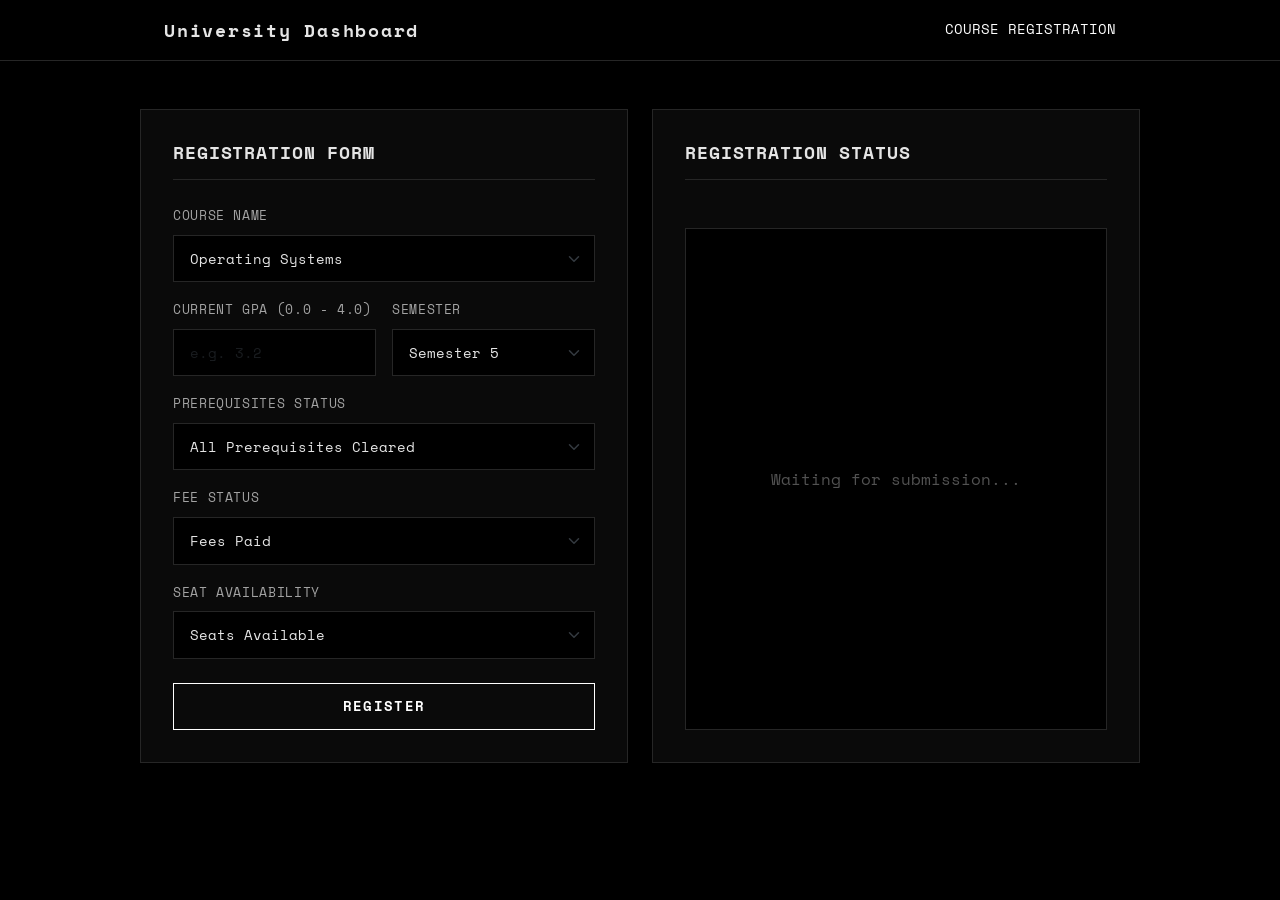
<file: Lab-03/Task2/index.html>
<!DOCTYPE html>
<html lang="en">
<head>
    <meta charset="UTF-8">
    <meta name="viewport" content="width=device-width, initial-scale=1.0">
    <title>Course Registration | University Dashboard</title>
    <link href="https://cdn.jsdelivr.net/npm/bootstrap@5.3.3/dist/css/bootstrap.min.css" rel="stylesheet">
    <link rel="stylesheet" href="../style.css">
</head>
<body>

    <nav class="navbar-custom">
        <div class="nav-container container">
            <a class="nav-brand" href="../index.html">University Dashboard</a>
            <div class="nav-links">
                <span class="nav-link text-signal">Course Registration</span>
            </div>
        </div>
    </nav>

    <main class="container section">
        <div class="row g-4">
            
            <div class="col-lg-6">
                <div class="app-card">
                    <h2 class="card-title">Registration Form</h2>
                    
                    <form id="registrationForm">
                        <div class="row g-3">
                            <div class="col-12">
                                <label class="form-label">Course Name</label>
                                <select id="courseId" class="form-select" required>
                                    <!-- Options will be dynamically populated via JS -->
                                </select>
                            </div>
                            
                            <div class="col-md-6">
                                <label class="form-label">Current GPA (0.0 - 4.0)</label>
                                <input type="number" id="cgpa" class="form-control" step="0.01" placeholder="e.g. 3.2" required>
                            </div>

                            <div class="col-md-6">
                                <label class="form-label">Semester</label>
                                <select id="semester" class="form-select">
                                    <option value="1">Semester 1</option>
                                    <option value="2">Semester 2</option>
                                    <option value="3">Semester 3</option>
                                    <option value="4">Semester 4</option>
                                    <option value="5" selected>Semester 5</option>
                                    <option value="6">Semester 6</option>
                                    <option value="7">Semester 7</option>
                                    <option value="8">Semester 8</option>
                                </select>
                            </div>

                            <div class="col-md-12">
                                <label class="form-label">Prerequisites Status</label>
                                <select id="prerequisite" class="form-select">
                                    <option value="completed">All Prerequisites Cleared</option>
                                    <option value="incomplete">Prerequisites Missing</option>
                                </select>
                            </div>

                            <div class="col-md-12">
                                <label class="form-label">Fee Status</label>
                                <select id="feeStatus" class="form-select">
                                    <option value="cleared">Fees Paid</option>
                                    <option value="unpaid">Outstanding Dues</option>
                                </select>
                            </div>

                            <div class="col-md-12">
                                <label class="form-label">Seat Availability</label>
                                <select id="availability" class="form-select">
                                    <option value="available">Seats Available</option>
                                    <option value="full">Class is Full</option>
                                </select>
                            </div>
                        </div>

                        <div class="mt-4">
                            <button type="submit" class="btn-primary-custom">Register</button>
                        </div>
                    </form>
                </div>
            </div>

            <div class="col-lg-6">
                <div class="app-card d-flex flex-column">
                    <h2 class="card-title">Registration Status</h2>
                    
                    <div id="resultBox" class="output-box flex-grow-1" style="display: none !important;">
                    </div>

                    <div id="initialState" class="output-box flex-grow-1 text-center justify-content-center">
                        <p class="text-dim font-mono mb-0">Waiting for submission...</p>
                    </div>
                </div>
            </div>

        </div>
    </main>

    <script src="script.js"></script>
</body>
</html>
</file>
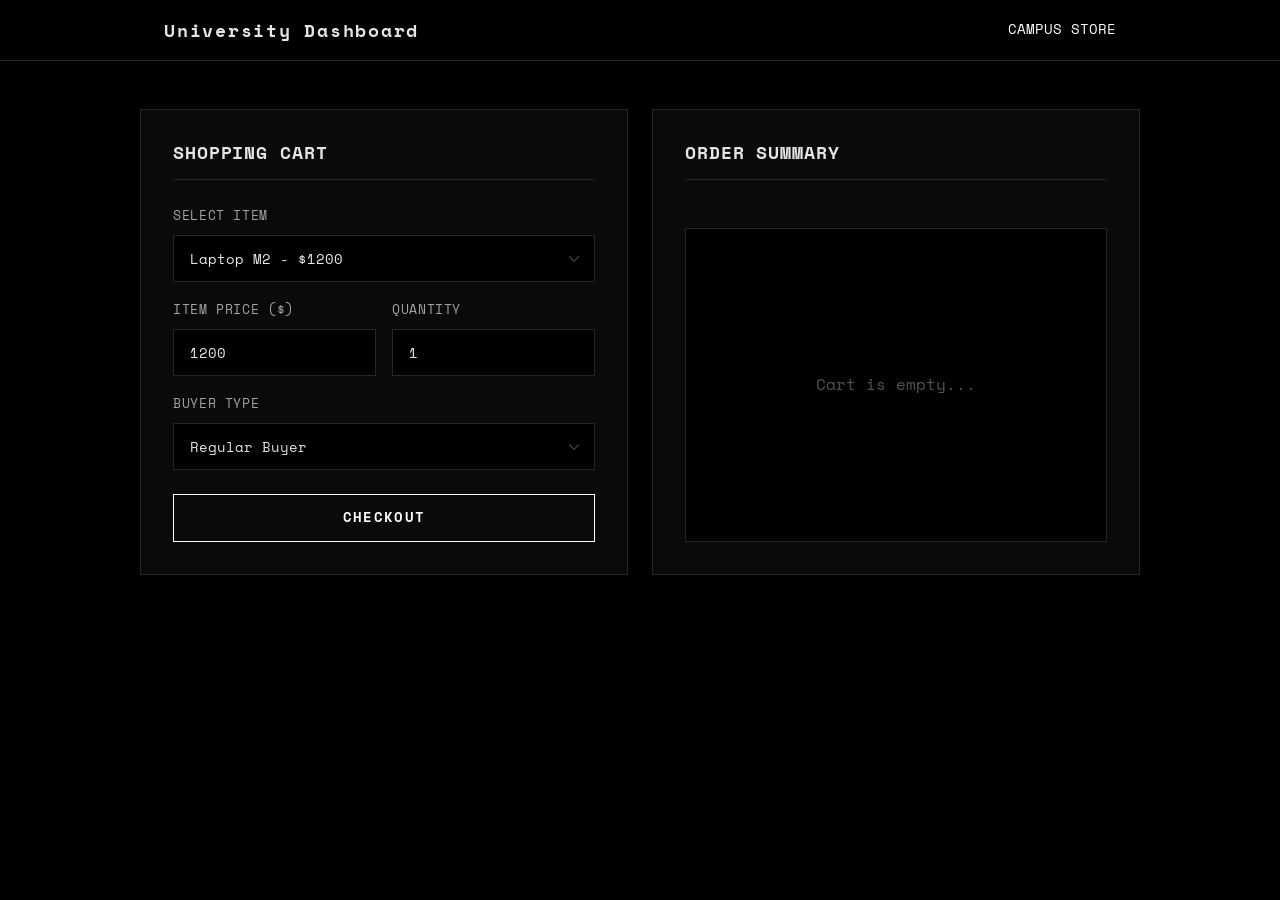
<file: Lab-03/Task3/index.html>
<!DOCTYPE html>
<html lang="en">
<head>
    <meta charset="UTF-8">
    <meta name="viewport" content="width=device-width, initial-scale=1.0">
    <title>Campus Store | University Dashboard</title>
    <link href="https://cdn.jsdelivr.net/npm/bootstrap@5.3.3/dist/css/bootstrap.min.css" rel="stylesheet">
    <link rel="stylesheet" href="../style.css">
</head>
<body>

    <nav class="navbar-custom">
        <div class="nav-container container">
            <a class="nav-brand" href="../index.html">University Dashboard</a>
            <div class="nav-links">
                <span class="nav-link text-signal">Campus Store</span>
            </div>
        </div>
    </nav>

    <main class="container section">
        <div class="row g-4">
            
            <div class="col-lg-6">
                <div class="app-card">
                    <h2 class="card-title">Shopping Cart</h2>
                    
                    <form id="shoppingForm">
                        <div class="row g-3">
                            <div class="col-12">
                                <label class="form-label">Select Item</label>
                                <select id="productName" class="form-select">
                                    <option value="Laptop M2" data-price="1200">Laptop M2 - $1200</option>
                                    <option value="Smartphone" data-price="800">Smartphone G2 - $800</option>
                                    <option value="Tablet" data-price="450">Tablet X - $450</option>
                                    <option value="Headphones" data-price="150">Wireless Headphones - $150</option>
                                    <option value="Smart Watch" data-price="250">Smart Watch - $250</option>
                                </select>
                            </div>
                            
                            <div class="col-md-6">
                                <label class="form-label">Item Price ($)</label>
                                <input type="number" id="unitPrice" class="form-control" value="1200" required readonly>
                            </div>

                            <div class="col-md-6">
                                <label class="form-label">Quantity</label>
                                <input type="number" id="quantity" class="form-control" value="1" min="1" required>
                            </div>

                            <div class="col-md-12">
                                <label class="form-label">Buyer Type</label>
                                <select id="customerType" class="form-select">
                                    <option value="regular">Regular Buyer</option>
                                    <option value="premium">Premium Member</option>
                                    <option value="student">Student</option>
                                </select>
                            </div>
                        </div>

                        <div class="mt-4">
                            <button type="submit" class="btn-primary-custom">Checkout</button>
                        </div>
                    </form>
                </div>
            </div>

            <div class="col-lg-6">
                <div class="app-card d-flex flex-column">
                    <h2 class="card-title">Order Summary</h2>
                    
                    <div id="resultBox" class="output-box flex-grow-1" style="display: none !important;">
                    </div>

                    <div id="initialState" class="output-box flex-grow-1 text-center justify-content-center">
                        <p class="text-dim font-mono mb-0">Cart is empty...</p>
                    </div>
                </div>
            </div>

        </div>
    </main>

    <script src="script.js"></script>
</body>
</html>
</file>
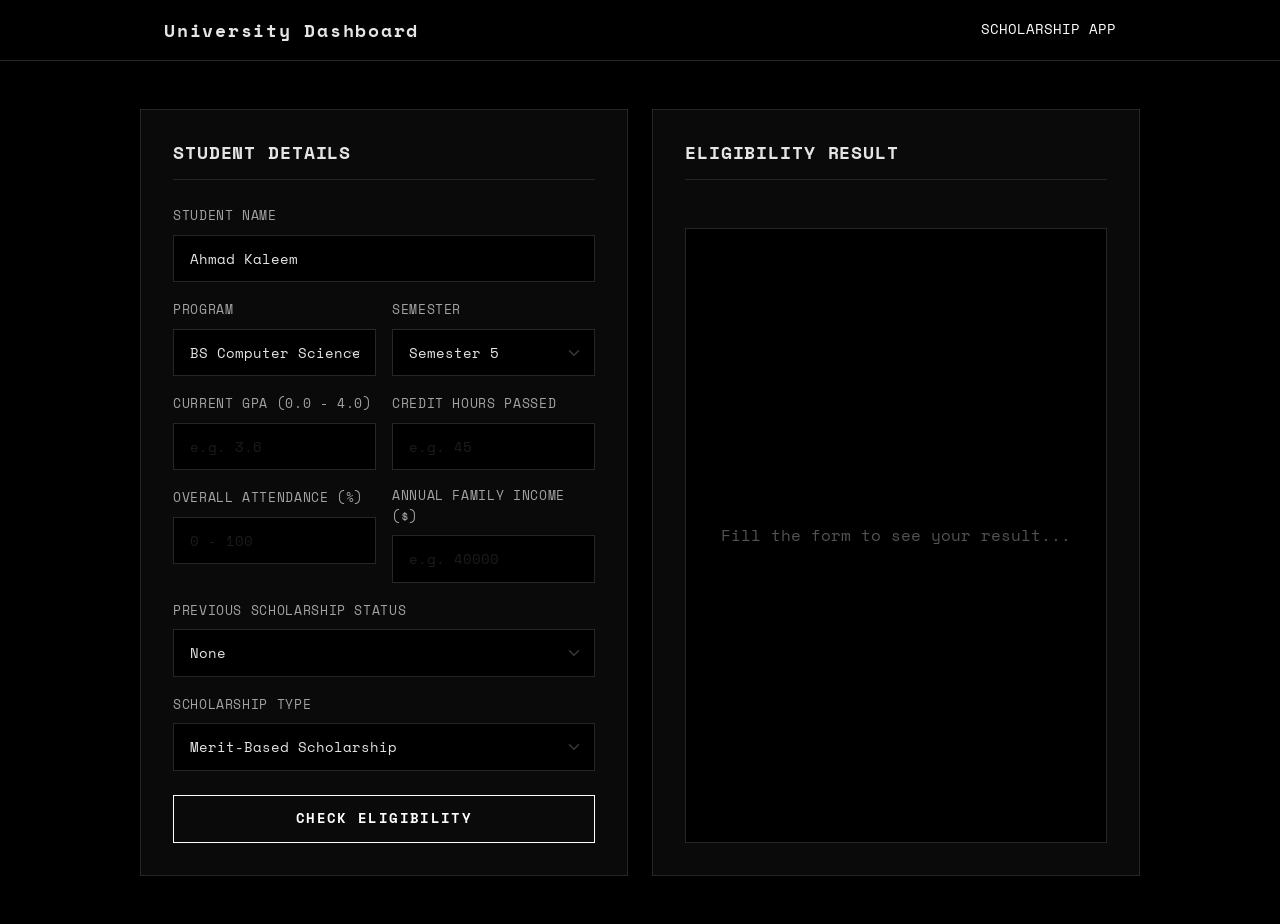
<file: Lab-03/Task4/index.html>
<!DOCTYPE html>
<html lang="en">
<head>
    <meta charset="UTF-8">
    <meta name="viewport" content="width=device-width, initial-scale=1.0">
    <title>Scholarship Application | University Dashboard</title>
    <link href="https://cdn.jsdelivr.net/npm/bootstrap@5.3.3/dist/css/bootstrap.min.css" rel="stylesheet">
    <link rel="stylesheet" href="../style.css">
</head>
<body>

    <nav class="navbar-custom">
        <div class="nav-container container">
            <a class="nav-brand" href="../index.html">University Dashboard</a>
            <div class="nav-links">
                <span class="nav-link text-signal">Scholarship App</span>
            </div>
        </div>
    </nav>

    <main class="container section">
        <div class="row g-4">
            
            <div class="col-lg-6">
                <div class="app-card">
                    <h2 class="card-title">Student Details</h2>
                    
                    <form id="scholarshipForm">
                        <div class="row g-3">
                            <div class="col-12">
                                <label class="form-label">Student Name</label>
                                <input type="text" id="studentName" class="form-control" value="Ahmad Kaleem" required>
                            </div>
                            
                            <div class="col-md-6">
                                <label class="form-label">Program</label>
                                <select id="program" class="form-select">
                                    <option value="BSCS">BS Computer Science</option>
                                    <option value="BSSE">BS Software Engineering</option>
                                    <option value="BBA">Bachelor of Business Admin</option>
                                </select>
                            </div>
                            
                            <div class="col-md-6">
                                <label class="form-label">Semester</label>
                                <select id="semester" class="form-select">
                                    <option value="1">Semester 1</option>
                                    <option value="2">Semester 2</option>
                                    <option value="3">Semester 3</option>
                                    <option value="4">Semester 4</option>
                                    <option value="5" selected>Semester 5</option>
                                    <option value="6">Semester 6</option>
                                    <option value="7">Semester 7</option>
                                    <option value="8">Semester 8</option>
                                </select>
                            </div>

                            <div class="col-md-6">
                                <label class="form-label">Current GPA (0.0 - 4.0)</label>
                                <input type="number" id="cgpa" class="form-control" step="0.01" placeholder="e.g. 3.6" required>
                            </div>

                            <div class="col-md-6">
                                <label class="form-label">Credit Hours Passed</label>
                                <input type="number" id="credits" class="form-control" placeholder="e.g. 45" required>
                            </div>

                            <div class="col-md-6">
                                <label class="form-label">Overall Attendance (%)</label>
                                <input type="number" id="attendance" class="form-control" placeholder="0 - 100" required>
                            </div>

                            <div class="col-md-6">
                                <label class="form-label">Annual Family Income ($)</label>
                                <input type="number" id="income" class="form-control" placeholder="e.g. 40000" required>
                            </div>

                            <div class="col-md-12">
                                <label class="form-label">Previous Scholarship Status</label>
                                <select id="previousScholarship" class="form-select">
                                    <option value="none">None</option>
                                    <option value="active">Currently Holding Scholarship</option>
                                    <option value="revoked">Previously Revoked</option>
                                </select>
                            </div>
                            
                            <div class="col-md-12">
                                <label class="form-label">Scholarship Type</label>
                                <select id="scholarshipCategory" class="form-select">
                                    <option value="merit">Merit-Based Scholarship</option>
                                    <option value="need">Need-Based Financial Aid</option>
                                </select>
                            </div>
                        </div>

                        <div class="mt-4">
                            <button type="submit" class="btn-primary-custom">Check Eligibility</button>
                        </div>
                    </form>
                </div>
            </div>

            <div class="col-lg-6">
                <div class="app-card d-flex flex-column">
                    <h2 class="card-title">Eligibility Result</h2>
                    
                    <div id="resultBox" class="output-box flex-grow-1" style="display: none !important;">
                    </div>

                    <div id="initialState" class="output-box flex-grow-1 text-center justify-content-center">
                        <p class="text-dim font-mono mb-0">Fill the form to see your result...</p>
                    </div>
                </div>
            </div>

        </div>
    </main>

    <script src="script.js"></script>
</body>
</html>
</file>
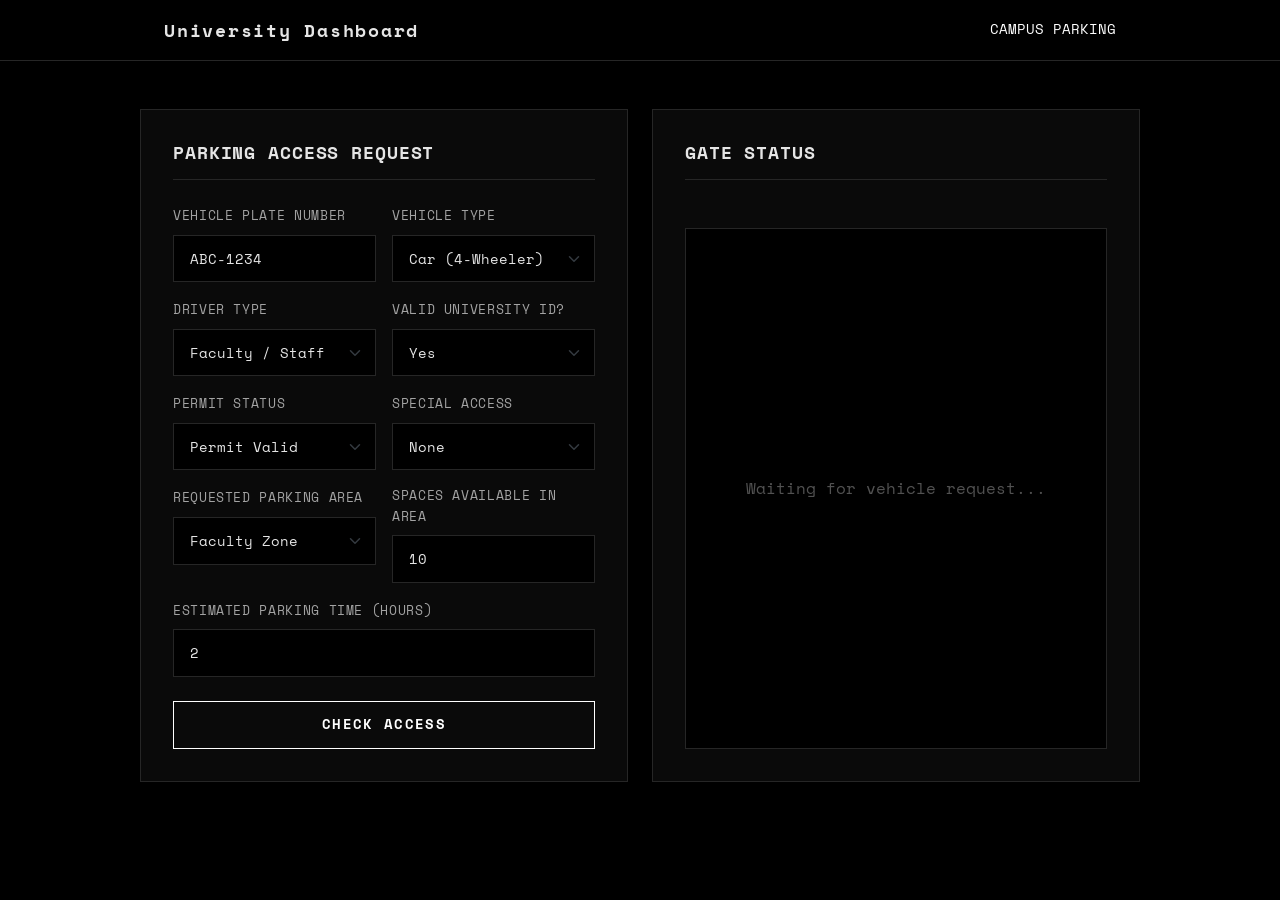
<file: Lab-03/Task5/index.html>
<!DOCTYPE html>
<html lang="en">
<head>
    <meta charset="UTF-8">
    <meta name="viewport" content="width=device-width, initial-scale=1.0">
    <title>Campus Parking | University Dashboard</title>
    <link href="https://cdn.jsdelivr.net/npm/bootstrap@5.3.3/dist/css/bootstrap.min.css" rel="stylesheet">
    <link rel="stylesheet" href="../style.css">
</head>
<body>

    <nav class="navbar-custom">
        <div class="nav-container container">
            <a class="nav-brand" href="../index.html">University Dashboard</a>
            <div class="nav-links">
                <span class="nav-link text-signal">Campus Parking</span>
            </div>
        </div>
    </nav>

    <main class="container section">
        <div class="row g-4">
            
            <div class="col-lg-6">
                <div class="app-card">
                    <h2 class="card-title">Parking Access Request</h2>
                    
                    <form id="parkingForm">
                        <div class="row g-3">
                            <div class="col-md-6">
                                <label class="form-label">Vehicle Plate Number</label>
                                <input type="text" id="plate" class="form-control" value="ABC-1234" required>
                            </div>

                            <div class="col-md-6">
                                <label class="form-label">Vehicle Type</label>
                                <select id="vehicleType" class="form-select">
                                    <option value="car">Car (4-Wheeler)</option>
                                    <option value="bike">Motorcycle (2-Wheeler)</option>
                                    <option value="bus">University Bus</option>
                                </select>
                            </div>

                            <div class="col-md-6">
                                <label class="form-label">Driver Type</label>
                                <select id="ownerType" class="form-select">
                                    <option value="faculty">Faculty / Staff</option>
                                    <option value="student">Student</option>
                                    <option value="visitor">Visitor</option>
                                </select>
                            </div>

                            <div class="col-md-6">
                                <label class="form-label">Valid University ID?</label>
                                <select id="hasId" class="form-select">
                                    <option value="yes">Yes</option>
                                    <option value="no">No</option>
                                </select>
                            </div>

                            <div class="col-md-6">
                                <label class="form-label">Permit Status</label>
                                <select id="permitStatus" class="form-select">
                                    <option value="valid">Permit Valid</option>
                                    <option value="expired">Permit Expired</option>
                                    <option value="none">No Permit</option>
                                </select>
                            </div>

                            <div class="col-md-6">
                                <label class="form-label">Special Access</label>
                                <select id="specialAccess" class="form-select">
                                    <option value="none">None</option>
                                    <option value="vip">VIP / Executive</option>
                                    <option value="disabled">Disabled Parking</option>
                                </select>
                            </div>

                            <div class="col-md-6">
                                <label class="form-label">Requested Parking Area</label>
                                <select id="parkingArea" class="form-select">
                                    <option value="faculty_zone">Faculty Zone</option>
                                    <option value="student_zone">Student Zone</option>
                                    <option value="visitor_zone">Visitor Zone</option>
                                </select>
                            </div>

                            <div class="col-md-6">
                                <label class="form-label">Spaces Available in Area</label>
                                <input type="number" id="spaces" class="form-control" value="10" required>
                            </div>

                            <div class="col-md-12">
                                <label class="form-label">Estimated Parking Time (Hours)</label>
                                <input type="number" id="parkingTime" class="form-control" value="2" min="1" max="24" required>
                            </div>
                        </div>

                        <div class="mt-4">
                            <button type="submit" class="btn-primary-custom">Check Access</button>
                        </div>
                    </form>
                </div>
            </div>

            <div class="col-lg-6">
                <div class="app-card d-flex flex-column">
                    <h2 class="card-title">Gate Status</h2>
                    
                    <div id="resultBox" class="output-box flex-grow-1" style="display: none !important;">
                    </div>

                    <div id="initialState" class="output-box flex-grow-1 text-center justify-content-center">
                        <p class="text-dim font-mono mb-0">Waiting for vehicle request...</p>
                    </div>
                </div>
            </div>

        </div>
    </main>

    <script src="script.js"></script>
</body>
</html>
</file>
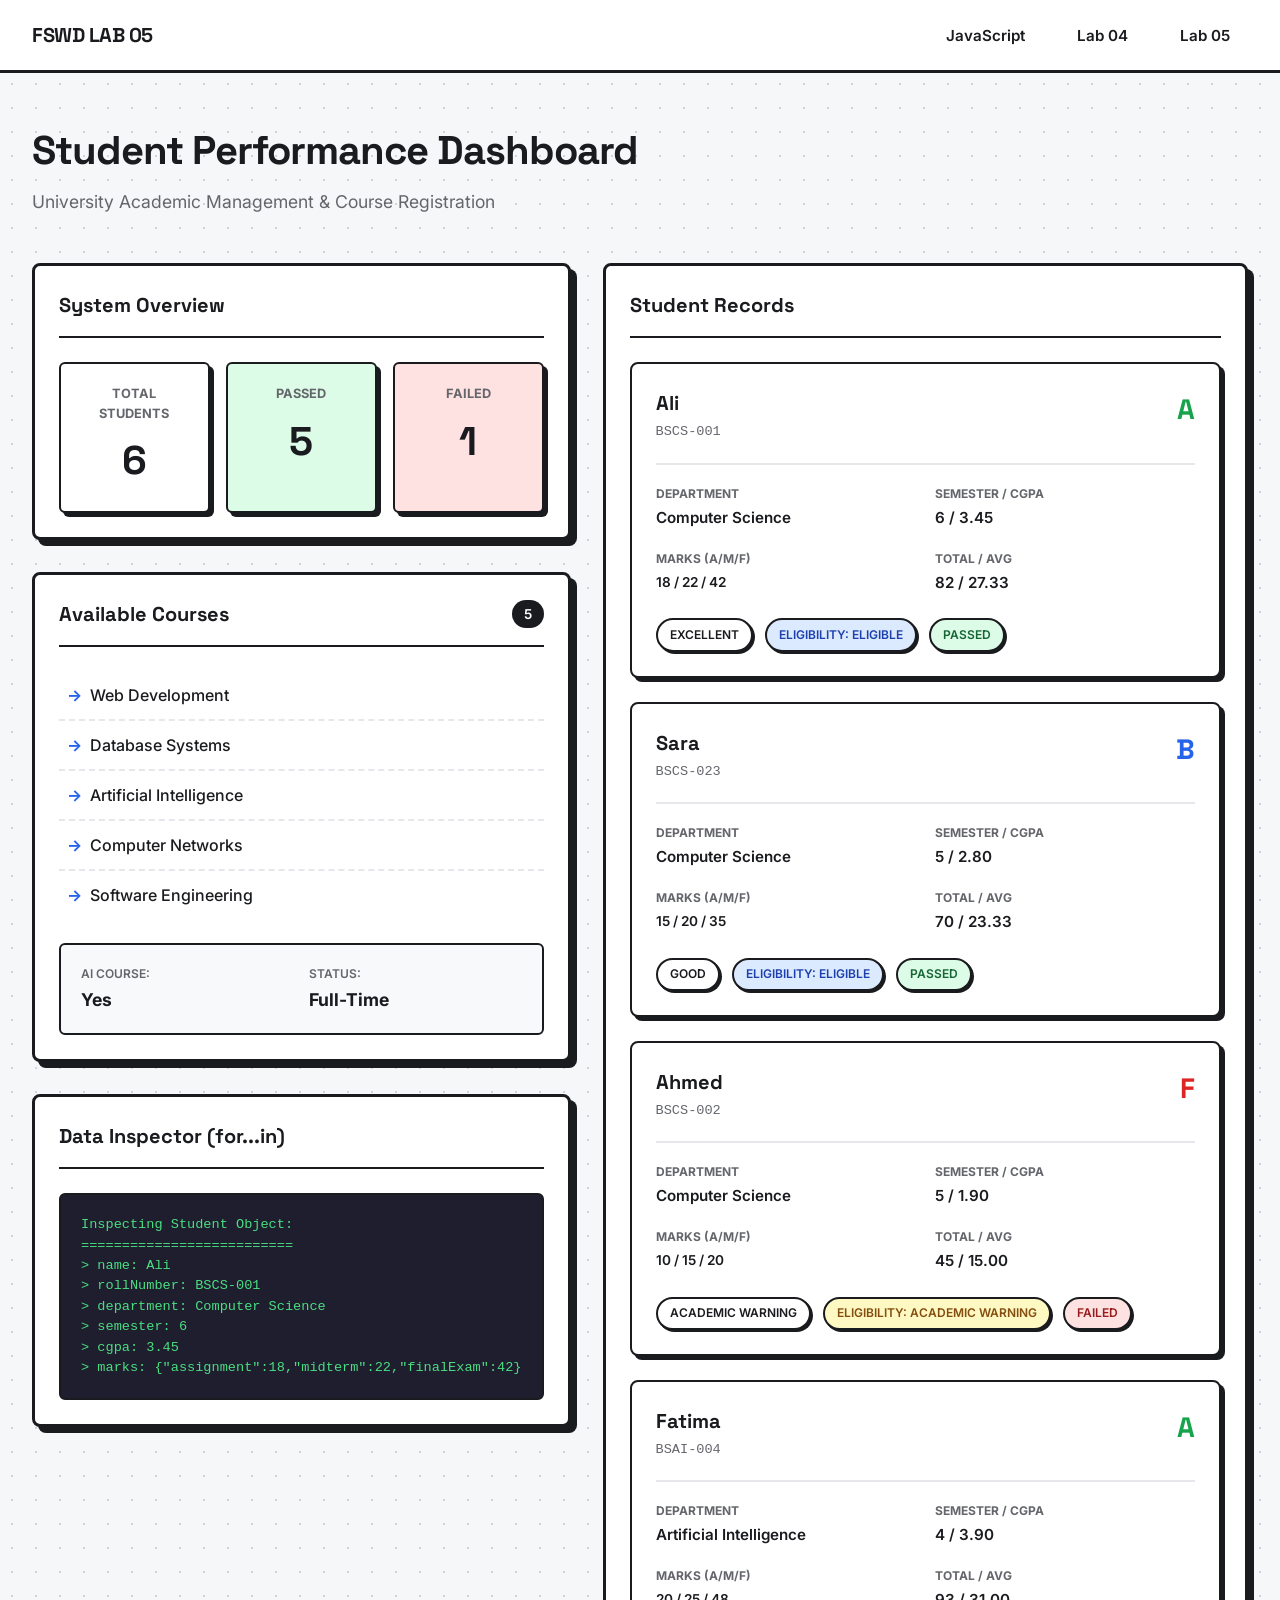
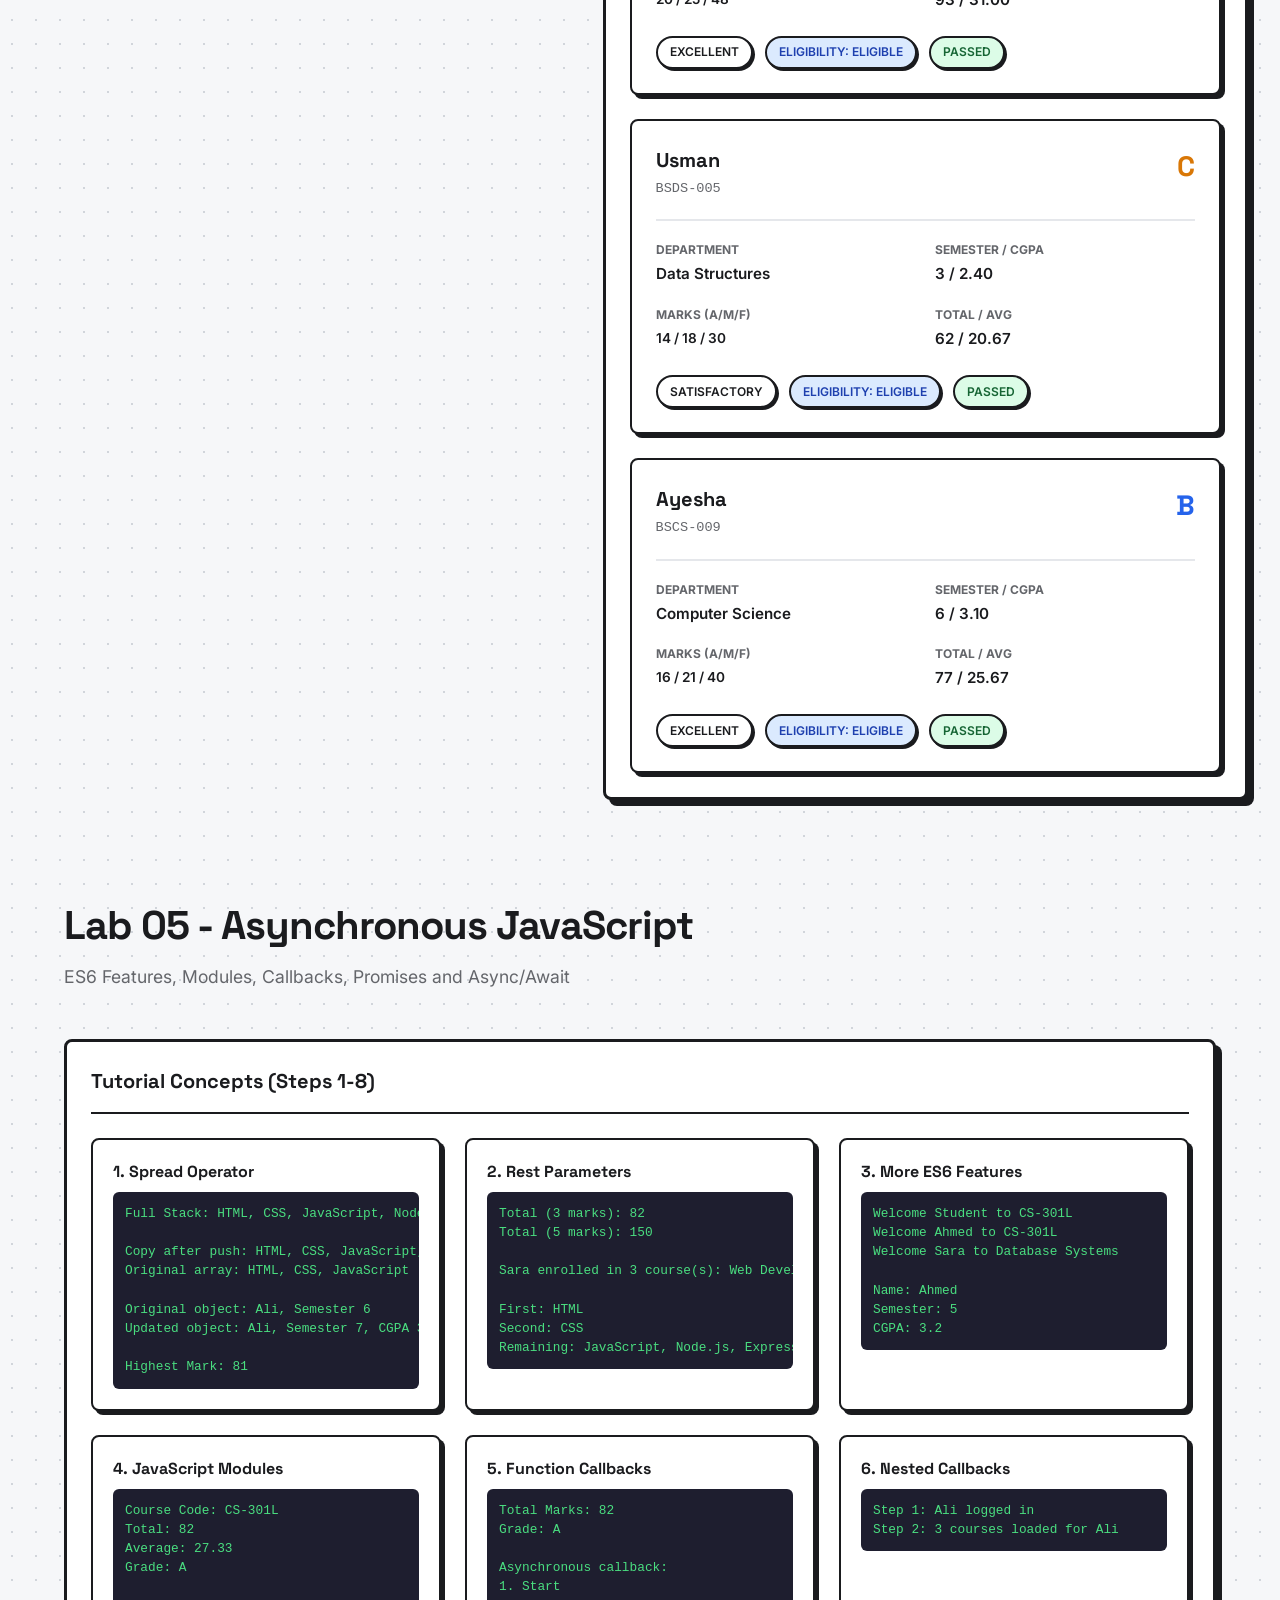
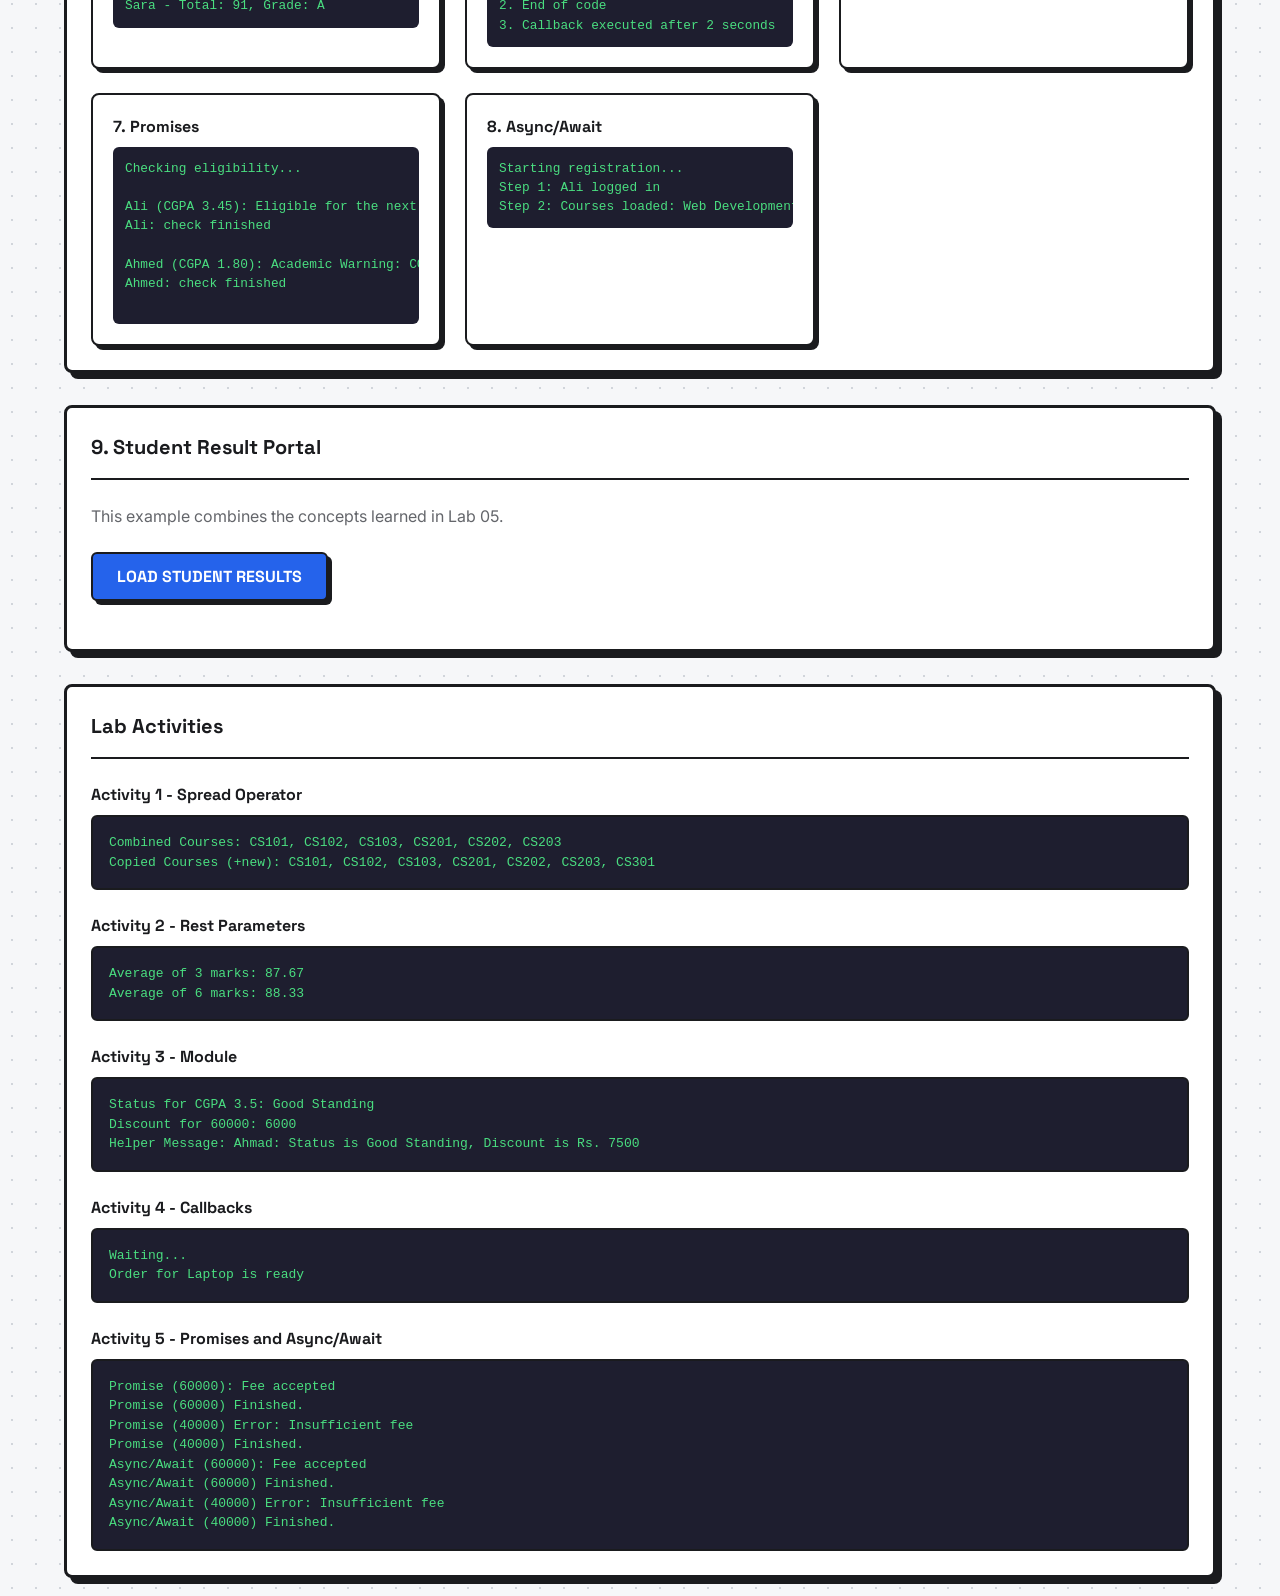
<file: Lab-05/Activity/index.html>
<!DOCTYPE html>
<html lang="en">

<head>
    <meta charset="UTF-8">
    <meta name="viewport" content="width=device-width, initial-scale=1.0">
    <title>FSWD Lab 05 | Student Dashboard</title>

    <!-- Clean, modern typography -->
    <link rel="preconnect" href="https://fonts.googleapis.com">
    <link rel="preconnect" href="https://fonts.gstatic.com" crossorigin>
    <link
        href="https://fonts.googleapis.com/css2?family=Space+Grotesk:wght@500;700&family=Inter:wght@400;500;600&display=swap"
        rel="stylesheet">

    <link rel="stylesheet" href="styles.css">
</head>

<body>

    <nav class="navbar">
        <div class="nav-brand">FSWD Lab 05</div>
        <ul class="nav-links" style="display: flex; list-style: none; gap: 1rem; margin: 0; padding: 0;">
            <li class="nav-item">
                <a class="nav-link" href="#javascript">JavaScript</a>
            </li>
            <li class="nav-item">
                <a class="nav-link" href="#lab04">Lab 04</a>
            </li>
            <li class="nav-item">
                <a class="nav-link" href="#lab05">Lab 05</a>
            </li>
        </ul>
    </nav>

    <main class="container">
        <header class="page-header">
            <h1>Student Performance Dashboard</h1>
            <p>University Academic Management & Course Registration</p>

        </header>

        <div class="dashboard-grid">

            <!-- Left Column: Stats & Courses -->
            <div class="grid-column">

                <!-- System Statistics (Task 4) -->
                <section class="card widget-stats">
                    <div class="card-header">
                        <h2 class="card-title">System Overview</h2>
                    </div>
                    <div class="stats-row">
                        <div class="stat-box">
                            <span class="stat-label">Total Students</span>
                            <strong class="stat-value" id="total-students">0</strong>
                        </div>
                        <div class="stat-box box-success">
                            <span class="stat-label">Passed</span>
                            <strong class="stat-value" id="passed-students">0</strong>
                        </div>
                        <div class="stat-box box-danger">
                            <span class="stat-label">Failed</span>
                            <strong class="stat-value" id="failed-students">0</strong>
                        </div>
                    </div>
                </section>

                <!-- Course Registration (Task 2) -->
                <section class="card widget-courses">
                    <div class="card-header">
                        <h2 class="card-title">Available Courses</h2>
                        <span class="badge" id="course-count">0</span>
                    </div>
                    <ul class="course-list" id="course-list">
                        <!-- Populated by JS -->
                    </ul>
                    <div class="course-meta">
                        <div class="meta-item">
                            <span>AI Course:</span>
                            <strong id="ai-status">-</strong>
                        </div>
                        <div class="meta-item">
                            <span>Status:</span>
                            <strong id="student-status">-</strong>
                        </div>
                    </div>
                </section>

                <!-- Object Inspector (Task 4 Demo) -->
                <section class="card widget-inspector">
                    <div class="card-header">
                        <h2 class="card-title">Data Inspector (for...in)</h2>
                    </div>
                    <pre id="inspector-output"></pre>
                </section>
            </div>

            <!-- Right Column: Student Grid (Tasks 1, 3, 4) -->
            <div class="grid-column column-span-2">
                <section class="card">
                    <div class="card-header">
                        <h2 class="card-title">Student Records</h2>
                    </div>
                    <div class="students-grid" id="students-grid">
                        <!-- Populated by JS -->
                    </div>
                </section>
            </div>

        </div>
        
        <!-- =====================================================
        LAB 05
        ===================================================== -->
        <section id="lab05" class="py-5" style="margin-top: 3rem;">
            <div class="container">
                <div class="page-header">
                    <h1>Lab 05 - Asynchronous JavaScript</h1>
                    <p>ES6 Features, Modules, Callbacks, Promises and Async/Await</p>
                </div>

                <!-- Tutorial Steps (1-8) -->
                <div class="card" style="margin-bottom: 2rem;">
                    <div class="card-header">
                        <h2 class="card-title">Tutorial Concepts (Steps 1-8)</h2>
                    </div>
                    
                    <div class="students-grid">
                        <div class="student-card" style="padding: 1.25rem;">
                            <h4 style="margin-bottom: 0.5rem; font-family: 'Space Grotesk', sans-serif;">1. Spread Operator</h4>
                            <pre id="spreadOutput" style="background: #1e1e2f; color: #4ade80; padding: 0.75rem; border-radius: 6px; font-family: monospace; font-size: 0.8rem; overflow-x: auto;"></pre>
                        </div>
                        
                        <div class="student-card" style="padding: 1.25rem;">
                            <h4 style="margin-bottom: 0.5rem; font-family: 'Space Grotesk', sans-serif;">2. Rest Parameters</h4>
                            <pre id="restOutput" style="background: #1e1e2f; color: #4ade80; padding: 0.75rem; border-radius: 6px; font-family: monospace; font-size: 0.8rem; overflow-x: auto;"></pre>
                        </div>

                        <div class="student-card" style="padding: 1.25rem;">
                            <h4 style="margin-bottom: 0.5rem; font-family: 'Space Grotesk', sans-serif;">3. More ES6 Features</h4>
                            <pre id="es6Output" style="background: #1e1e2f; color: #4ade80; padding: 0.75rem; border-radius: 6px; font-family: monospace; font-size: 0.8rem; overflow-x: auto;"></pre>
                        </div>

                        <div class="student-card" style="padding: 1.25rem;">
                            <h4 style="margin-bottom: 0.5rem; font-family: 'Space Grotesk', sans-serif;">4. JavaScript Modules</h4>
                            <pre id="moduleOutput" style="background: #1e1e2f; color: #4ade80; padding: 0.75rem; border-radius: 6px; font-family: monospace; font-size: 0.8rem; overflow-x: auto;"></pre>
                        </div>

                        <div class="student-card" style="padding: 1.25rem;">
                            <h4 style="margin-bottom: 0.5rem; font-family: 'Space Grotesk', sans-serif;">5. Function Callbacks</h4>
                            <pre id="callbackOutput" style="background: #1e1e2f; color: #4ade80; padding: 0.75rem; border-radius: 6px; font-family: monospace; font-size: 0.8rem; overflow-x: auto;"></pre>
                        </div>

                        <div class="student-card" style="padding: 1.25rem;">
                            <h4 style="margin-bottom: 0.5rem; font-family: 'Space Grotesk', sans-serif;">6. Nested Callbacks</h4>
                            <pre id="nestedCallbackOutput" style="background: #1e1e2f; color: #4ade80; padding: 0.75rem; border-radius: 6px; font-family: monospace; font-size: 0.8rem; overflow-x: auto;"></pre>
                        </div>

                        <div class="student-card" style="padding: 1.25rem;">
                            <h4 style="margin-bottom: 0.5rem; font-family: 'Space Grotesk', sans-serif;">7. Promises</h4>
                            <pre id="promiseOutput" style="background: #1e1e2f; color: #4ade80; padding: 0.75rem; border-radius: 6px; font-family: monospace; font-size: 0.8rem; overflow-x: auto;"></pre>
                        </div>

                        <div class="student-card" style="padding: 1.25rem;">
                            <h4 style="margin-bottom: 0.5rem; font-family: 'Space Grotesk', sans-serif;">8. Async/Await</h4>
                            <pre id="asyncOutput" style="background: #1e1e2f; color: #4ade80; padding: 0.75rem; border-radius: 6px; font-family: monospace; font-size: 0.8rem; overflow-x: auto;"></pre>
                        </div>
                    </div>
                </div>

                <!-- 9. Final Portal (Lab Task) -->
                <div class="card" style="margin-bottom: 2rem;">
                    <div class="card-header">
                        <h2 class="card-title">9. Student Result Portal</h2>
                    </div>
                    <p style="margin-bottom: 1.5rem; color: var(--text-muted);">This example combines the concepts learned in Lab 05.</p>
                    <button id="loadPortalBtn" class="btn btn-primary" style="margin-bottom: 1.5rem;">
                        Load Student Results
                    </button>
                    <!-- Output container should use grid layout when populated -->
                    <div id="studentPortalOutput" class="students-grid"></div>
                </div>

                <!-- Activities -->
                <div class="card">
                    <div class="card-header">
                        <h2 class="card-title">Lab Activities</h2>
                    </div>
                    
                    <div style="margin-bottom: 1.5rem;">
                        <h4 style="margin-bottom: 0.5rem; font-family: 'Space Grotesk', sans-serif;">Activity 1 - Spread Operator</h4>
                        <pre style="background: #1e1e2f; color: #4ade80; padding: 1rem; border-radius: 6px; border: 2px solid var(--border-color); font-family: monospace;" id="act1Output"></pre>
                    </div>
                    
                    <div style="margin-bottom: 1.5rem;">
                        <h4 style="margin-bottom: 0.5rem; font-family: 'Space Grotesk', sans-serif;">Activity 2 - Rest Parameters</h4>
                        <pre style="background: #1e1e2f; color: #4ade80; padding: 1rem; border-radius: 6px; border: 2px solid var(--border-color); font-family: monospace;" id="act2Output"></pre>
                    </div>
                    
                    <div style="margin-bottom: 1.5rem;">
                        <h4 style="margin-bottom: 0.5rem; font-family: 'Space Grotesk', sans-serif;">Activity 3 - Module</h4>
                        <pre style="background: #1e1e2f; color: #4ade80; padding: 1rem; border-radius: 6px; border: 2px solid var(--border-color); font-family: monospace;" id="act3Output"></pre>
                    </div>

                    <div style="margin-bottom: 1.5rem;">
                        <h4 style="margin-bottom: 0.5rem; font-family: 'Space Grotesk', sans-serif;">Activity 4 - Callbacks</h4>
                        <pre style="background: #1e1e2f; color: #4ade80; padding: 1rem; border-radius: 6px; border: 2px solid var(--border-color); font-family: monospace;" id="act4Output"></pre>
                    </div>

                    <div>
                        <h4 style="margin-bottom: 0.5rem; font-family: 'Space Grotesk', sans-serif;">Activity 5 - Promises and Async/Await</h4>
                        <pre style="background: #1e1e2f; color: #4ade80; padding: 1rem; border-radius: 6px; border: 2px solid var(--border-color); font-family: monospace;" id="act5Output"></pre>
                    </div>
                </div>

            </div>
        </section>
    </main>

    <script src="script.js"></script>
    <script type="module" src="lab05.js"></script>
</body>

</html>
</file>
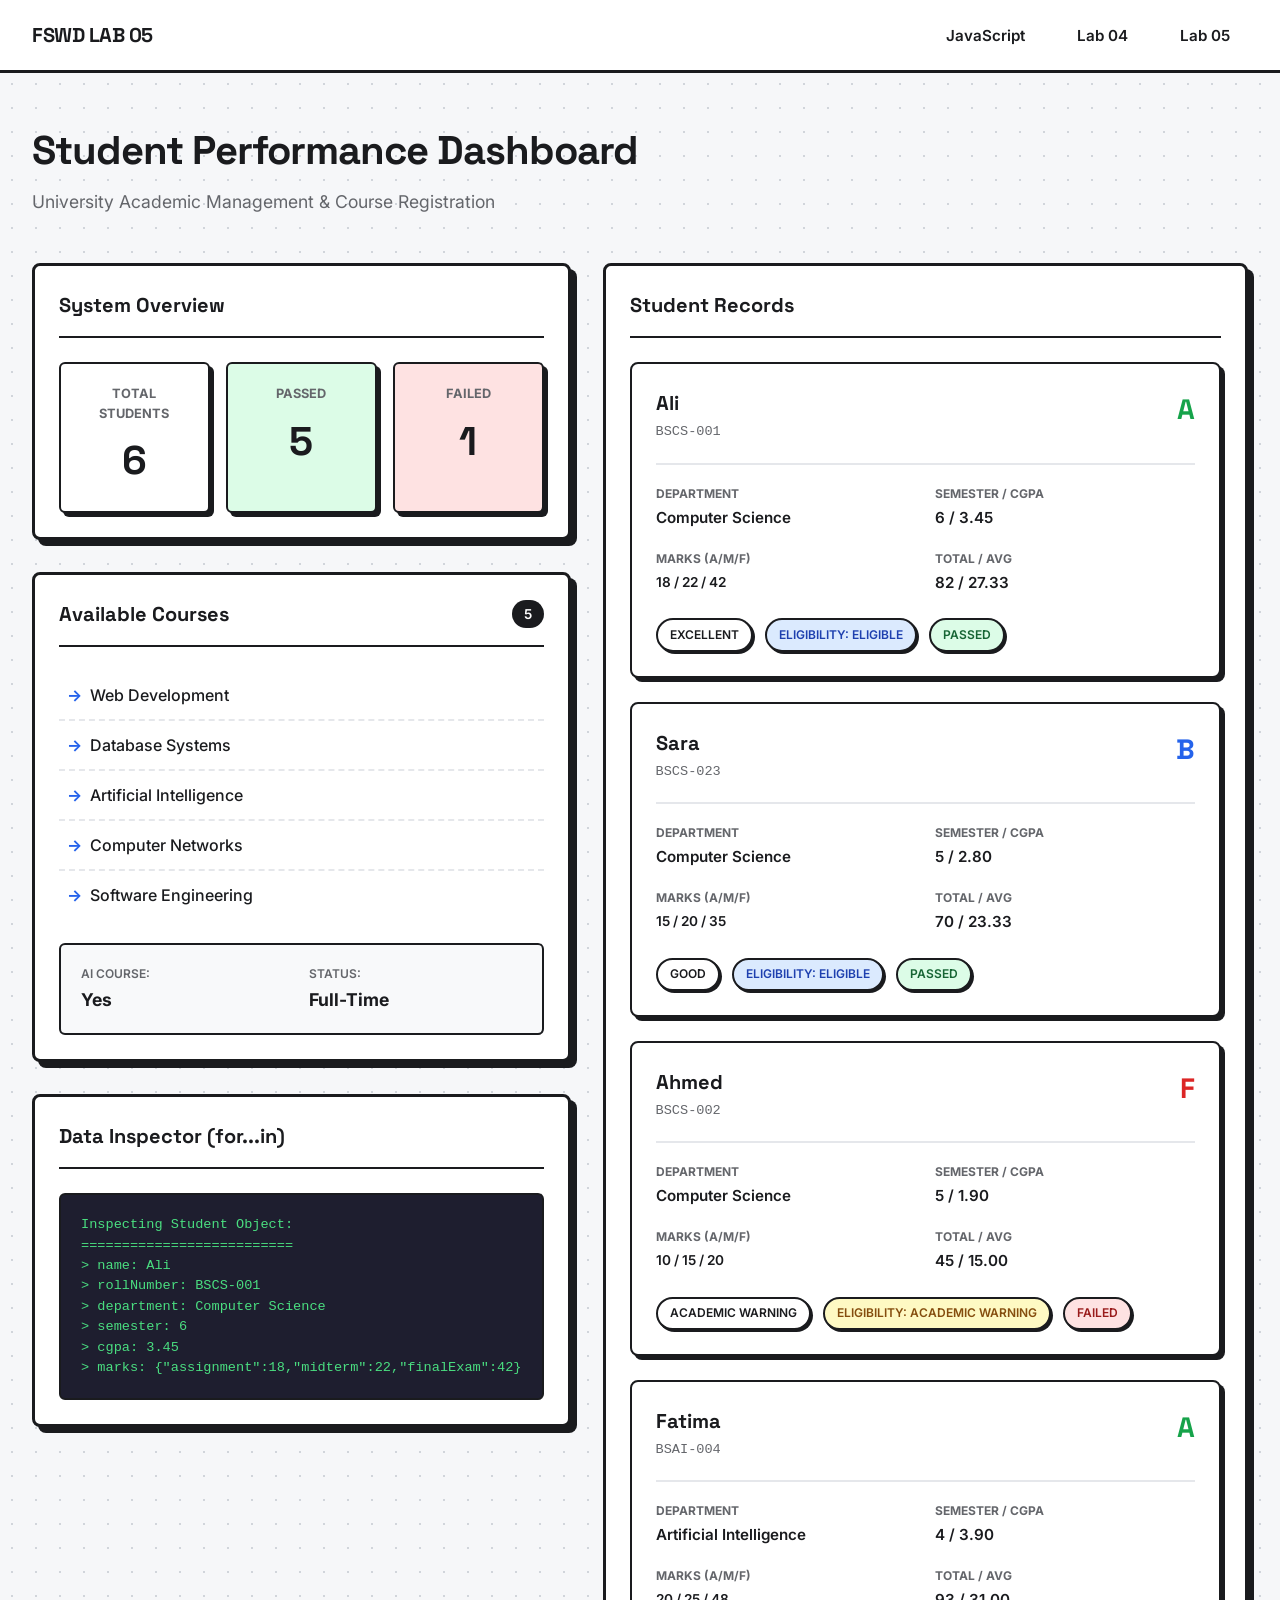
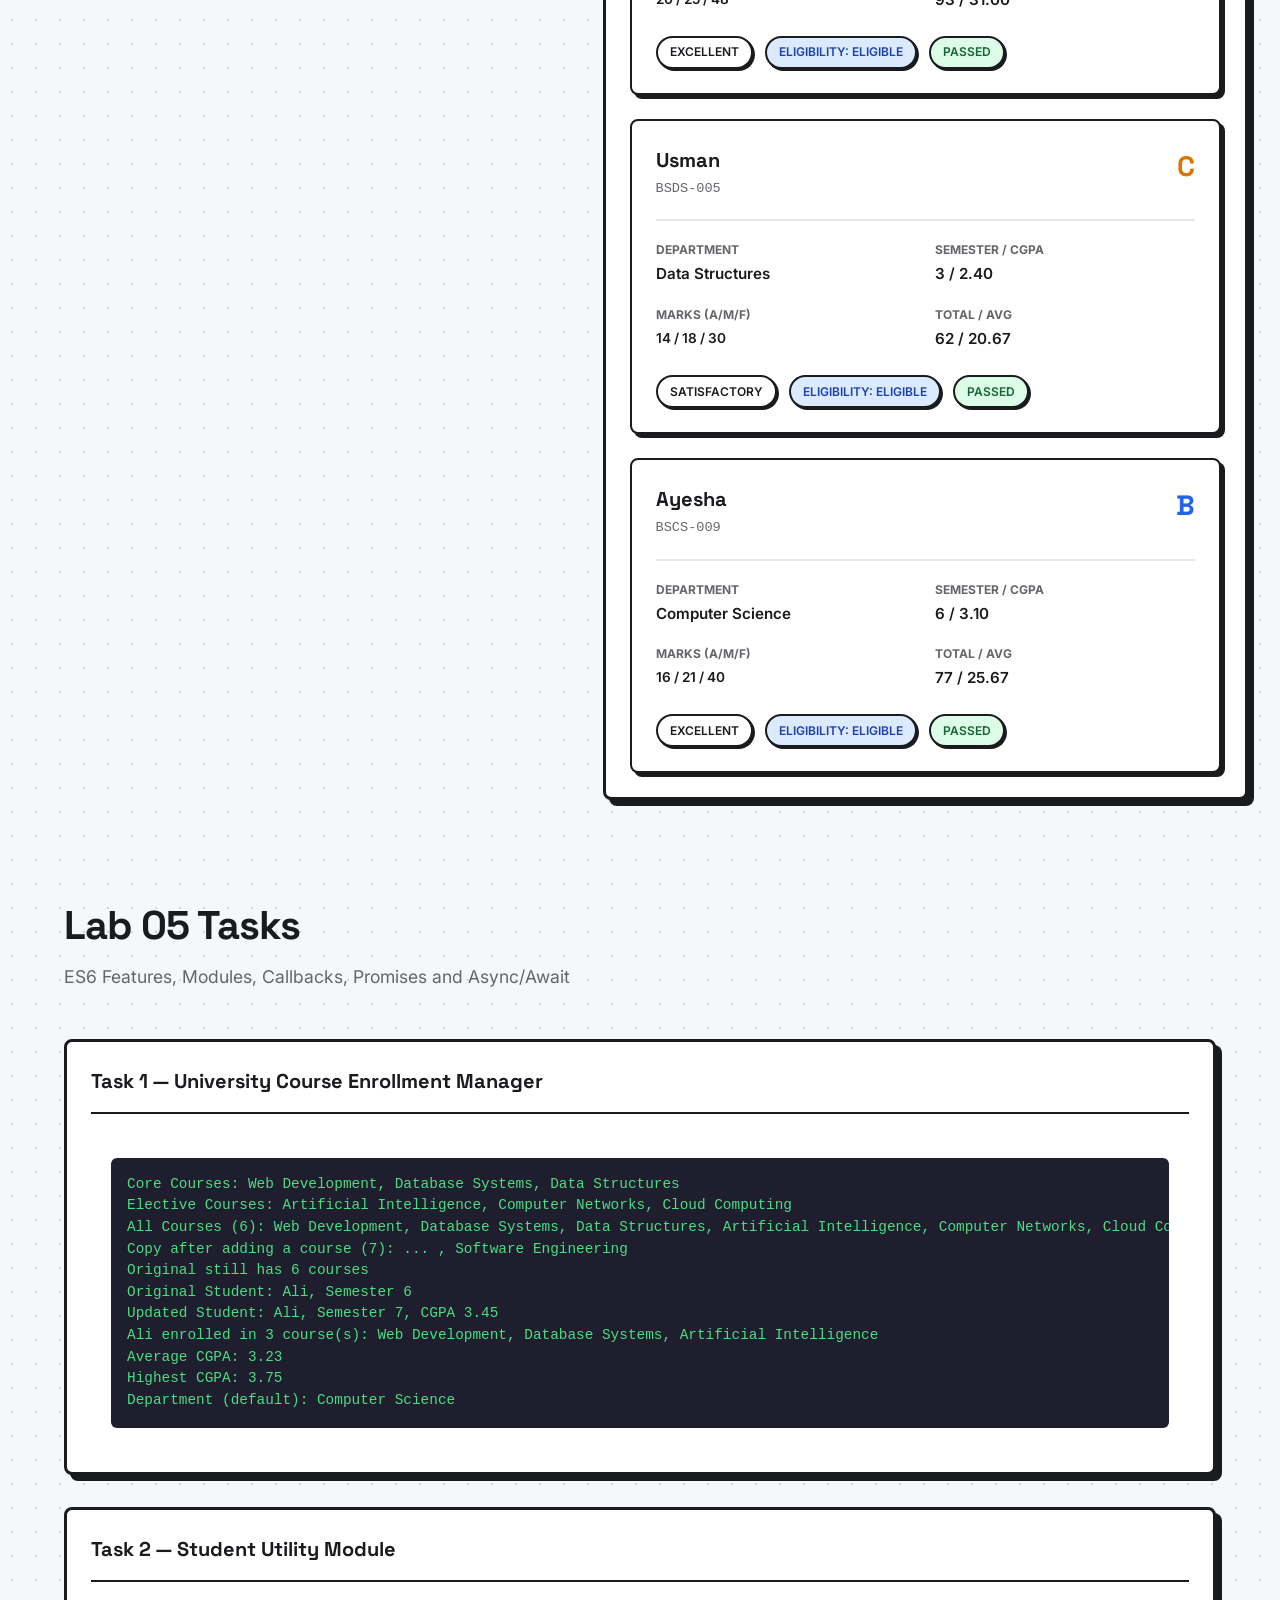
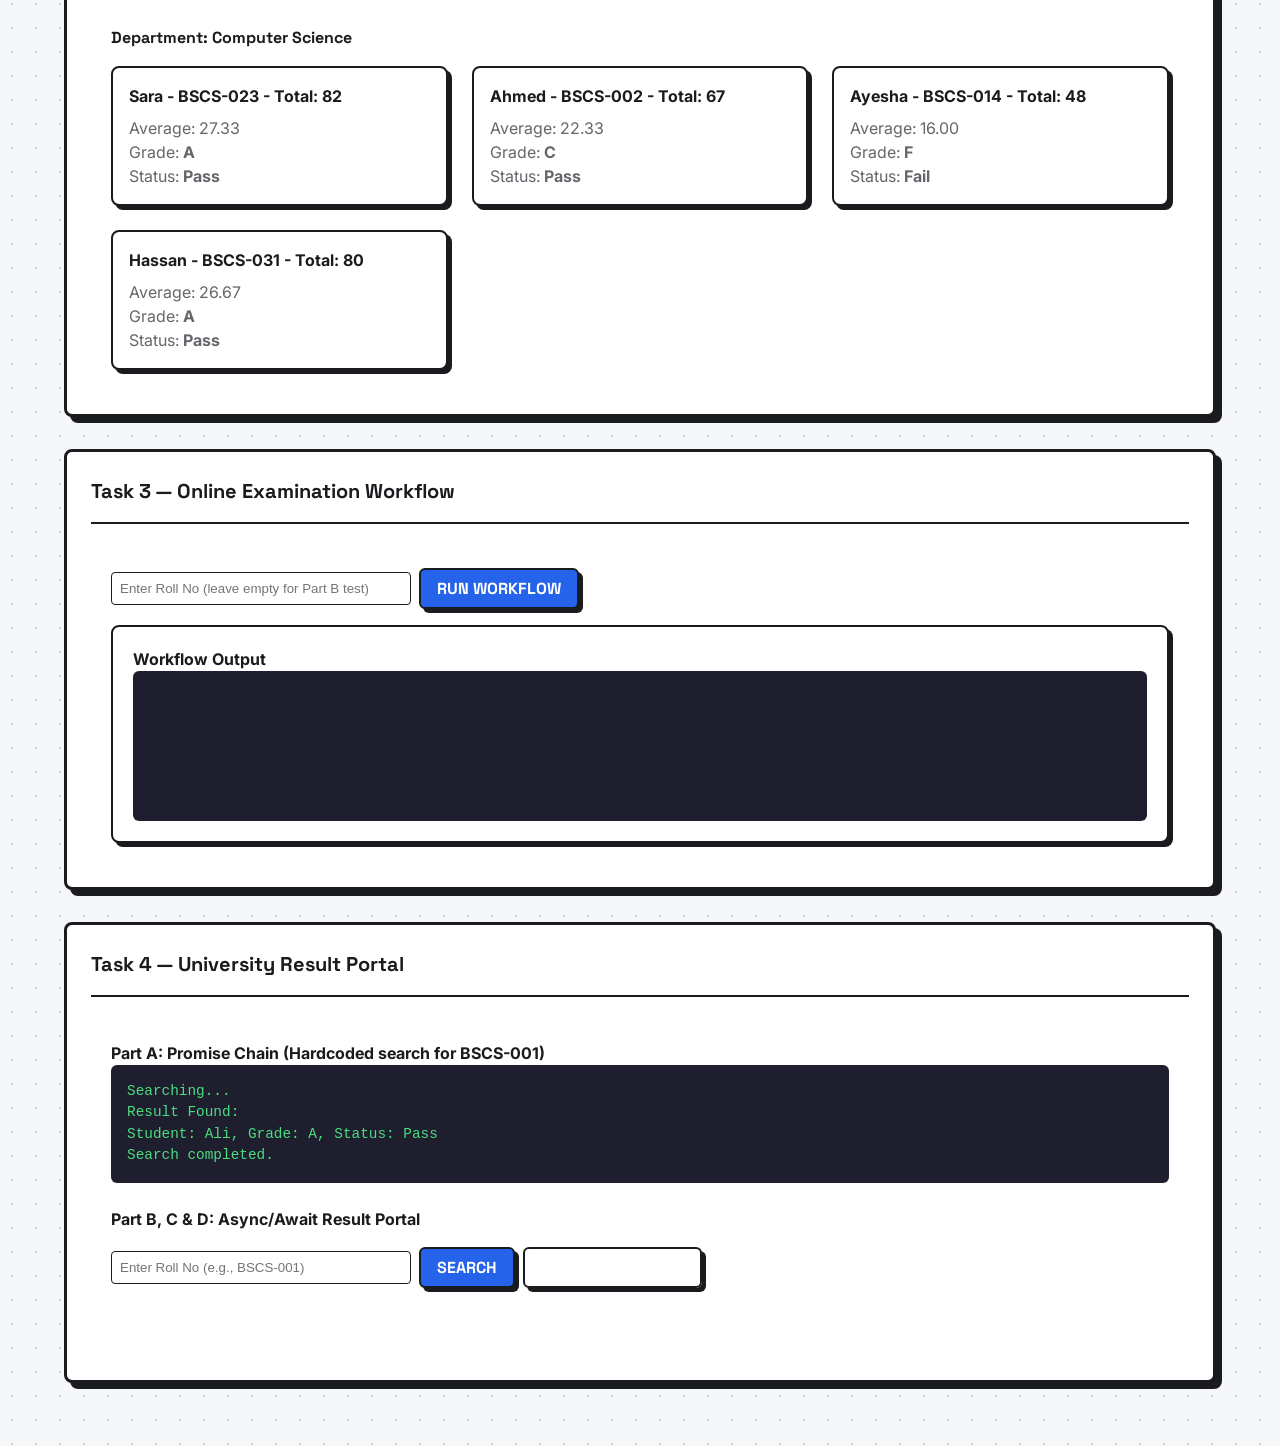
<file: Lab-05/Tasks/index.html>
<!DOCTYPE html>
<html lang="en">

<head>
    <meta charset="UTF-8">
    <meta name="viewport" content="width=device-width, initial-scale=1.0">
    <title>FSWD Lab 05 | Student Dashboard</title>

    <!-- Clean, modern typography -->
    <link rel="preconnect" href="https://fonts.googleapis.com">
    <link rel="preconnect" href="https://fonts.gstatic.com" crossorigin>
    <link
        href="https://fonts.googleapis.com/css2?family=Space+Grotesk:wght@500;700&family=Inter:wght@400;500;600&display=swap"
        rel="stylesheet">

    <link rel="stylesheet" href="styles.css">
</head>

<body>

    <nav class="navbar">
        <div class="nav-brand">FSWD Lab 05</div>
        <ul class="nav-links" style="display: flex; list-style: none; gap: 1rem; margin: 0; padding: 0;">
            <li class="nav-item">
                <a class="nav-link" href="#javascript">JavaScript</a>
            </li>
            <li class="nav-item">
                <a class="nav-link" href="#lab04">Lab 04</a>
            </li>
            <li class="nav-item">
                <a class="nav-link" href="#lab05">Lab 05</a>
            </li>
        </ul>
    </nav>

    <main class="container">
        <header class="page-header">
            <h1>Student Performance Dashboard</h1>
            <p>University Academic Management & Course Registration</p>

        </header>

        <div class="dashboard-grid">

            <!-- Left Column: Stats & Courses -->
            <div class="grid-column">

                <!-- System Statistics (Task 4) -->
                <section class="card widget-stats">
                    <div class="card-header">
                        <h2 class="card-title">System Overview</h2>
                    </div>
                    <div class="stats-row">
                        <div class="stat-box">
                            <span class="stat-label">Total Students</span>
                            <strong class="stat-value" id="total-students">0</strong>
                        </div>
                        <div class="stat-box box-success">
                            <span class="stat-label">Passed</span>
                            <strong class="stat-value" id="passed-students">0</strong>
                        </div>
                        <div class="stat-box box-danger">
                            <span class="stat-label">Failed</span>
                            <strong class="stat-value" id="failed-students">0</strong>
                        </div>
                    </div>
                </section>

                <!-- Course Registration (Task 2) -->
                <section class="card widget-courses">
                    <div class="card-header">
                        <h2 class="card-title">Available Courses</h2>
                        <span class="badge" id="course-count">0</span>
                    </div>
                    <ul class="course-list" id="course-list">
                        <!-- Populated by JS -->
                    </ul>
                    <div class="course-meta">
                        <div class="meta-item">
                            <span>AI Course:</span>
                            <strong id="ai-status">-</strong>
                        </div>
                        <div class="meta-item">
                            <span>Status:</span>
                            <strong id="student-status">-</strong>
                        </div>
                    </div>
                </section>

                <!-- Object Inspector (Task 4 Demo) -->
                <section class="card widget-inspector">
                    <div class="card-header">
                        <h2 class="card-title">Data Inspector (for...in)</h2>
                    </div>
                    <pre id="inspector-output"></pre>
                </section>
            </div>

            <!-- Right Column: Student Grid (Tasks 1, 3, 4) -->
            <div class="grid-column column-span-2">
                <section class="card">
                    <div class="card-header">
                        <h2 class="card-title">Student Records</h2>
                    </div>
                    <div class="students-grid" id="students-grid">
                        <!-- Populated by JS -->
                    </div>
                </section>
            </div>

        </div>
        
        <!-- =====================================================
        LAB 05 TASKS
        ===================================================== -->
        <section id="lab05" class="py-5" style="margin-top: 3rem;">
            <div class="container">
                <div class="page-header">
                    <h1>Lab 05 Tasks</h1>
                    <p>ES6 Features, Modules, Callbacks, Promises and Async/Await</p>
                </div>

                <!-- Task 1 -->
                <div class="card" style="margin-bottom: 2rem;">
                    <div class="card-header">
                        <h2 class="card-title">Task 1 — University Course Enrollment Manager</h2>
                    </div>
                    <div class="card-body" style="padding: 1.25rem;">
                        <pre id="task1Output" style="background: #1e1e2f; color: #4ade80; padding: 1rem; border-radius: 6px; font-family: monospace; font-size: 0.9rem; overflow-x: auto; margin: 0;"></pre>
                    </div>
                </div>

                <!-- Task 2 -->
                <div class="card" style="margin-bottom: 2rem;">
                    <div class="card-header">
                        <h2 class="card-title">Task 2 — Student Utility Module</h2>
                    </div>
                    <div class="card-body" style="padding: 1.25rem;">
                        <h4 id="task2Department" style="margin-bottom: 1rem; font-family: 'Space Grotesk', sans-serif;"></h4>
                        <div id="task2Output" class="students-grid">
                            <!-- Populated by JS -->
                        </div>
                    </div>
                </div>

                <!-- Task 3 -->
                <div class="card" style="margin-bottom: 2rem;">
                    <div class="card-header">
                        <h2 class="card-title">Task 3 — Online Examination Workflow</h2>
                    </div>
                    <div class="card-body" style="padding: 1.25rem;">
                        <div style="margin-bottom: 1rem; display: flex; gap: 0.5rem; align-items: center;">
                            <input type="text" id="task3RollNumber" placeholder="Enter Roll No (leave empty for Part B test)" style="padding: 0.5rem; border-radius: 4px; border: 1px solid var(--border-color); flex: 1; max-width: 300px;">
                            <button id="task3RunBtn" class="btn btn-primary" style="padding: 0.5rem 1rem;">Run Workflow</button>
                        </div>
                        <div class="student-card" style="padding: 1.25rem;">
                            <h4>Workflow Output</h4>
                            <pre id="task3Output" style="background: #1e1e2f; color: #4ade80; padding: 1rem; border-radius: 6px; font-family: monospace; font-size: 0.9rem; min-height: 150px; white-space: pre-wrap;"></pre>
                        </div>
                    </div>
                </div>

                <!-- Task 4 -->
                <div class="card" style="margin-bottom: 2rem;">
                    <div class="card-header">
                        <h2 class="card-title">Task 4 — University Result Portal</h2>
                    </div>
                    <div class="card-body" style="padding: 1.25rem;">
                        <div style="margin-bottom: 1.5rem;">
                            <h4>Part A: Promise Chain (Hardcoded search for BSCS-001)</h4>
                            <pre id="task4AOutput" style="background: #1e1e2f; color: #4ade80; padding: 1rem; border-radius: 6px; font-family: monospace; font-size: 0.9rem;"></pre>
                        </div>

                        <h4>Part B, C & D: Async/Await Result Portal</h4>
                        <div style="margin-bottom: 1.5rem; display: flex; gap: 0.5rem; align-items: center; margin-top: 1rem;">
                            <input type="text" id="searchRollNumber" placeholder="Enter Roll No (e.g., BSCS-001)" style="padding: 0.5rem; border-radius: 4px; border: 1px solid var(--border-color); flex: 1; max-width: 300px;">
                            <button id="searchBtn" class="btn btn-primary" style="padding: 0.5rem 1rem;">Search</button>
                            <button id="loadAllBtn" class="btn" style="padding: 0.5rem 1rem; background: var(--secondary-color); color: white;">Load All Results</button>
                        </div>
                        
                        <div id="task4SearchStatus" style="margin-bottom: 1rem; font-weight: bold;"></div>
                        <div id="task4Output" class="students-grid" style="margin-bottom: 1.5rem;">
                            <!-- Populated by JS -->
                        </div>
                        <div id="task4Stats" style="background: var(--surface-color); padding: 1rem; border-radius: 6px; border: 1px solid var(--border-color); display: none;">
                            <!-- Populated by JS -->
                        </div>
                    </div>
                </div>

            </div>
        </section>
    </main>

    <script src="script.js"></script>
    <script type="module" src="lab05.js"></script>
</body>

</html>
</file>
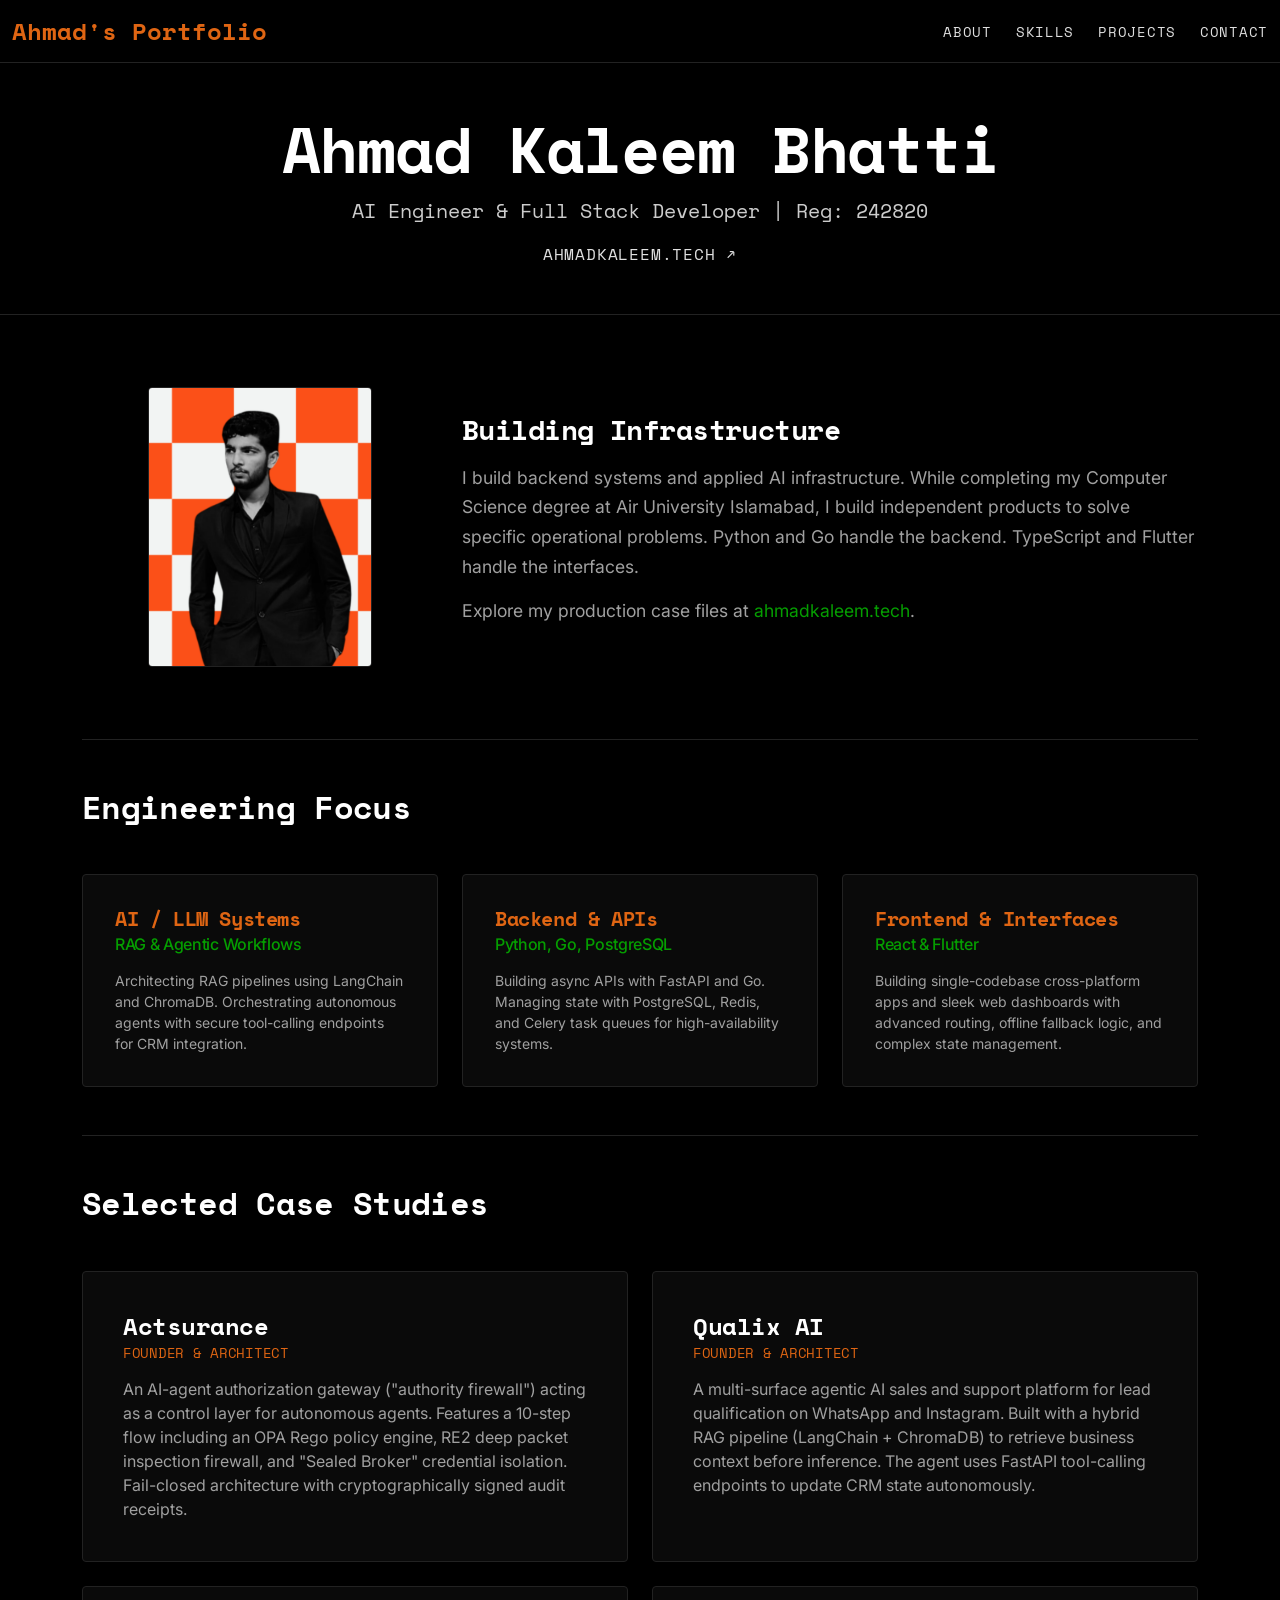
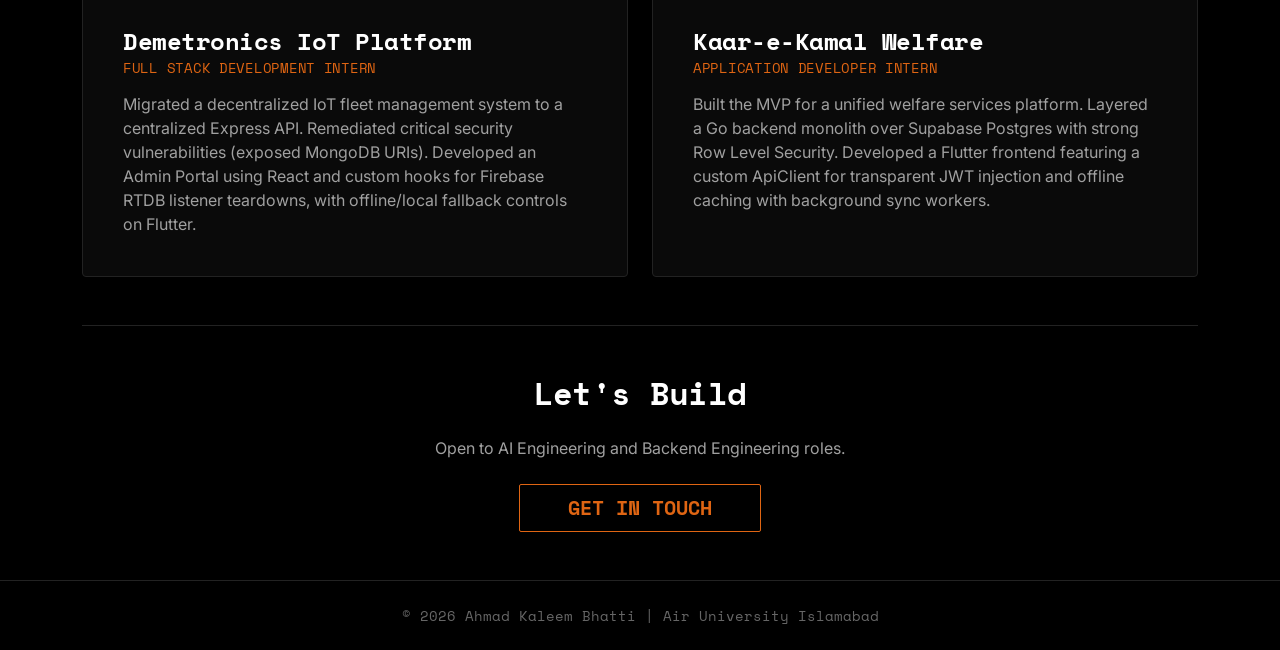
<file: Lab-01/bootstrap-demo.html>
<!DOCTYPE html>
<html lang="en">

<head>
    <meta charset="UTF-8">
    <meta name="viewport" content="width=device-width, initial-scale=1.0">
    <title>Ahmad Kaleem Bhatti | AI Engineer Portfolio</title>
    <link href="https://cdn.jsdelivr.net/npm/bootstrap@5.3.3/dist/css/bootstrap.min.css" rel="stylesheet">
    <link rel="stylesheet" href="style.css">

</head>

<body>

    <nav class="navbar navbar-expand-lg navbar-dark sticky-top"
        style="background-color: rgba(0,0,0,0.9); backdrop-filter: blur(5px); border-bottom: 1px solid var(--border);">
        <div class="container-fluid">
            <a class="navbar-brand fs-4 fw-bold font-mono" style="color: var(--escalate);" href="#">Ahmad's
                Portfolio</a>
            <button class="navbar-toggler border-0" type="button" data-bs-toggle="collapse" data-bs-target="#navbarNav">
                <span class="navbar-toggler-icon"></span>
            </button>
            <div class="collapse navbar-collapse" id="navbarNav">
                <ul class="ms-auto mb-0 align-items-center list-unstyled d-flex gap-4">
                    <li><a class="nav-link-custom" href="#about">About</a></li>
                    <li><a class="nav-link-custom" href="#skills">Skills</a></li>
                    <li><a class="nav-link-custom" href="#projects">Projects</a></li>
                    <li><a class="nav-link-custom" href="#contact">Contact</a></li>
                </ul>
            </div>
        </div>
    </nav>

    <header class="py-5 text-center border-bottom animate-fade-up"
        style="animation-delay: 0.1s; border-color: var(--border) !important;">
        <h1 class="display-3 fw-bold font-mono" style="color: var(--signal);">Ahmad Kaleem Bhatti</h1>
        <p class="fs-5 mb-3 font-mono" style="color: var(--signal) !important; opacity: 0.8;">AI Engineer & Full Stack
            Developer | Reg: 242820</p>
        <p class="mb-0">
            <a href="https://ahmadkaleem.tech" target="_blank" class="nav-link-custom fs-6">
                ahmadkaleem.tech ↗
            </a>
        </p>
    </header>

    <div class="container">

        <section id="about" class="py-5 animate-fade-up" style="animation-delay: 0.3s;">
            <div class="row align-items-center py-4">
                <div class="col-md-4 text-center mb-4 mb-md-0">
                    <img src="assets/personal.png" class="img-fluid avatar-float" style="max-height: 280px;"
                        alt="Ahmad Kaleem Bhatti">
                </div>
                <div class="col-md-8">
                    <h3 class="fw-bold mb-3 font-mono" style="color: var(--signal);">Building Infrastructure</h3>
                    <p style="font-size: 1.1rem; line-height: 1.7; color: #a0a0a0 !important;">
                        I build backend systems and applied AI infrastructure. While completing my Computer Science
                        degree at Air University Islamabad, I build independent products to solve specific operational
                        problems. Python and Go handle the backend. TypeScript and Flutter handle the interfaces.
                    </p>
                    <p style="font-size: 1.1rem; color: #a0a0a0 !important;">
                        Explore my production case files at <a href="https://ahmadkaleem.tech" target="_blank"
                            style="color: var(--allow); text-decoration: none;">ahmadkaleem.tech</a>.
                    </p>
                </div>
            </div>
        </section>

        <section id="skills" class="py-5 border-top animate-fade-up"
            style="animation-delay: 0.5s; border-color: var(--border) !important;">
            <h2 class="mb-5 fw-bold font-mono" style="color: var(--signal);">Engineering Focus</h2>
            <div class="row g-4">
                <div class="col-md-4">
                    <div class="card h-100 tech-card p-3">
                        <div class="card-body">
                            <h5 class="card-title fw-bold font-mono" style="color: var(--escalate);">AI / LLM Systems
                            </h5>
                            <h6 class="card-subtitle mb-3" style="color: var(--allow);">RAG & Agentic Workflows</h6>
                            <p class="card-text small" style="color: #a0a0a0 !important;">Architecting RAG pipelines
                                using LangChain and ChromaDB. Orchestrating autonomous agents with secure tool-calling
                                endpoints for CRM integration.</p>
                        </div>
                    </div>
                </div>

                <div class="col-md-4">
                    <div class="card h-100 tech-card p-3">
                        <div class="card-body">
                            <h5 class="card-title fw-bold font-mono" style="color: var(--escalate);">Backend & APIs</h5>
                            <h6 class="card-subtitle mb-3" style="color: var(--allow);">Python, Go, PostgreSQL</h6>
                            <p class="card-text small" style="color: #a0a0a0 !important;">Building async APIs with
                                FastAPI and Go. Managing state with PostgreSQL, Redis, and Celery task queues for
                                high-availability systems.</p>
                        </div>
                    </div>
                </div>

                <div class="col-md-4">
                    <div class="card h-100 tech-card p-3">
                        <div class="card-body">
                            <h5 class="card-title fw-bold font-mono" style="color: var(--escalate);">Frontend &
                                Interfaces</h5>
                            <h6 class="card-subtitle mb-3" style="color: var(--allow);">React & Flutter</h6>
                            <p class="card-text small" style="color: #a0a0a0 !important;">Building single-codebase
                                cross-platform apps and sleek web dashboards with advanced routing, offline fallback
                                logic, and complex state management.</p>
                        </div>
                    </div>
                </div>
            </div>
        </section>

        <section id="projects" class="py-5 border-top animate-fade-up"
            style="animation-delay: 0.7s; border-color: var(--border) !important;">
            <h2 class="mb-5 fw-bold font-mono" style="color: var(--signal);">Selected Case Studies</h2>
            <div class="row g-4">
                <div class="col-md-6">
                    <div class="card h-100 tech-card p-4">
                        <div class="card-body">
                            <h4 class="card-title fw-bold font-mono" style="color: var(--signal);">Actsurance</h4>
                            <h6 class="card-subtitle mb-3 font-mono"
                                style="color: var(--escalate); font-size: 0.85rem; text-transform: uppercase;">Founder &
                                Architect</h6>
                            <p class="card-text" style="color: #a0a0a0 !important;">An AI-agent authorization gateway
                                ("authority firewall") acting as a control layer for autonomous agents. Features a
                                10-step flow including an OPA Rego policy engine, RE2 deep packet inspection firewall,
                                and "Sealed Broker" credential isolation. Fail-closed architecture with
                                cryptographically signed audit receipts.</p>
                        </div>
                    </div>
                </div>
                <div class="col-md-6">
                    <div class="card h-100 tech-card p-4">
                        <div class="card-body">
                            <h4 class="card-title fw-bold font-mono" style="color: var(--signal);">Qualix AI</h4>
                            <h6 class="card-subtitle mb-3 font-mono"
                                style="color: var(--escalate); font-size: 0.85rem; text-transform: uppercase;">Founder &
                                Architect</h6>
                            <p class="card-text" style="color: #a0a0a0 !important;">A multi-surface agentic AI sales and
                                support platform for lead qualification on WhatsApp and Instagram. Built with a hybrid
                                RAG pipeline (LangChain + ChromaDB) to retrieve business context before inference. The
                                agent uses FastAPI tool-calling endpoints to update CRM state autonomously.</p>
                        </div>
                    </div>
                </div>
                <div class="col-md-6">
                    <div class="card h-100 tech-card p-4">
                        <div class="card-body">
                            <h4 class="card-title fw-bold font-mono" style="color: var(--signal);">Demetronics IoT
                                Platform</h4>
                            <h6 class="card-subtitle mb-3 font-mono"
                                style="color: var(--escalate); font-size: 0.85rem; text-transform: uppercase;">Full
                                Stack Development Intern</h6>
                            <p class="card-text" style="color: #a0a0a0 !important;">Migrated a decentralized IoT fleet
                                management system to a centralized Express API. Remediated critical security
                                vulnerabilities (exposed MongoDB URIs). Developed an Admin Portal using React and custom
                                hooks for Firebase RTDB listener teardowns, with offline/local fallback controls on
                                Flutter.</p>
                        </div>
                    </div>
                </div>
                <div class="col-md-6">
                    <div class="card h-100 tech-card p-4">
                        <div class="card-body">
                            <h4 class="card-title fw-bold font-mono" style="color: var(--signal);">Kaar-e-Kamal Welfare
                            </h4>
                            <h6 class="card-subtitle mb-3 font-mono"
                                style="color: var(--escalate); font-size: 0.85rem; text-transform: uppercase;">
                                Application Developer Intern</h6>
                            <p class="card-text" style="color: #a0a0a0 !important;">Built the MVP for a unified welfare
                                services platform. Layered a Go backend monolith over Supabase Postgres with strong Row
                                Level Security. Developed a Flutter frontend featuring a custom ApiClient for
                                transparent JWT injection and offline caching with background sync workers.</p>
                        </div>
                    </div>
                </div>
            </div>
        </section>

        <section id="contact" class="py-5 text-center border-top animate-fade-up"
            style="animation-delay: 0.9s; border-color: var(--border) !important;">
            <h2 class="mb-4 fw-bold font-mono" style="color: var(--signal);">Let's Build</h2>
            <p class="mb-4" style="color: #a0a0a0 !important;">Open to AI Engineering and Backend Engineering roles.</p>
            <a href="mailto:ahmadkaleeem1@gmail.com"
                class="btn btn-tech btn-lg px-5 py-2 rounded-pill fw-bold text-decoration-none font-mono">
                Get in Touch
            </a>
        </section>

    </div>

    <footer class="py-4 text-center border-top" style="border-color: var(--border) !important;">
        <p class="mb-0 small" style="color: #666 !important; font-family: var(--font-mono);">&copy; 2026 Ahmad Kaleem
            Bhatti | Air University Islamabad</p>
    </footer>

    <script src="https://cdn.jsdelivr.net/npm/bootstrap@5.3.3/dist/js/bootstrap.bundle.min.js"></script>
</body>

</html>
</file>
<file: Lab-01/style.css>
@import url('https://fonts.googleapis.com/css2?family=Courier+Prime:ital,wght@0,400;0,700;1,400;1,700&family=Inter:wght@100..900&family=Space+Mono:ital,wght@0,400;0,700;1,400;1,700&display=swap');

:root {
  --void: #000000;
  --signal: #FFFFFF;
  --allow: #059D00;
  --escalate: #DF6513;
  --surface: #0a0a0a;
  --border: #222222;
  --font-display: "Courier Prime", monospace;
  --font-body: "Inter", sans-serif;
  --font-mono: "Space Mono", monospace;
}

/* Base Theme */
body {
    background-color: var(--void) !important;
    color: var(--signal) !important;
    font-family: var(--font-body);
    font-optical-sizing: auto;
    font-style: normal;
    line-height: 1.5;
    -webkit-font-smoothing: antialiased;
}

h1, h2, h3, h4, h5, h6 {
    font-family: var(--font-body);
    letter-spacing: -0.02em;
}

.font-mono {
    font-family: var(--font-mono);
}

/* Layout & Overrides */
section {
    border: none !important;
    background-color: transparent !important;
}

/* Navigation Links */
.nav-link-custom {
    color: #e0e0e0 !important;
    position: relative;
    text-decoration: none;
    transition: color 0.3s ease;
    font-family: var(--font-mono);
    font-size: 0.9rem;
    text-transform: uppercase;
    letter-spacing: 0.05em;
}
.nav-link-custom:hover {
    color: var(--escalate) !important;
}
.nav-link-custom::after {
    content: '';
    position: absolute;
    width: 100%;
    transform: scaleX(0);
    height: 1px;
    bottom: -5px;
    left: 0;
    background-color: var(--escalate);
    transform-origin: bottom right;
    transition: transform 0.3s ease-out;
}
.nav-link-custom:hover::after {
    transform: scaleX(1);
    transform-origin: bottom left;
}

/* Button Components */
.btn-tech { 
    background-color: transparent; 
    color: var(--escalate); 
    border: 1px solid var(--escalate); 
    transition: all 0.3s ease;
    font-family: var(--font-mono);
    text-transform: uppercase;
    border-radius: 2px !important;
}
.btn-tech:hover { 
    background-color: var(--escalate); 
    color: var(--void); 
    transform: translateY(-2px);
    box-shadow: 0 4px 15px rgba(223, 101, 19, 0.4);
}

/* Card Components */
.tech-card {
    background-color: var(--surface) !important;
    border: 1px solid var(--border) !important;
    border-radius: 4px !important;
    transition: transform 0.3s ease, border-color 0.3s ease, box-shadow 0.3s ease;
}
.tech-card:hover {
    transform: translateY(-5px);
    border-color: var(--escalate) !important;
    box-shadow: 0 8px 25px rgba(0,0,0,0.8);
}

/* Animations */
@keyframes float {
    0% { transform: translateY(0px); }
    50% { transform: translateY(-8px); }
    100% { transform: translateY(0px); }
}
.avatar-float {
    animation: float 4s ease-in-out infinite;
    border: 1px solid var(--border);
    transition: border-color 0.3s;
    border-radius: 4px !important; /* Sharp corners instead of rounded for less fluff */
    object-fit: cover;
}
.avatar-float:hover {
    border-color: var(--allow);
}

@keyframes fadeInUp {
    from {
        opacity: 0;
        transform: translateY(20px);
    }
    to {
        opacity: 1;
        transform: translateY(0);
    }
}
.animate-fade-up {
    animation: fadeInUp 0.8s ease-out forwards;
    opacity: 0;
}
</file>
<file: Lab-02/style.css>
@import url('https://fonts.googleapis.com/css2?family=Courier+Prime:ital,wght@0,400;0,700;1,400;1,700&family=Inter:wght@300;400;500;600;700&family=Space+Mono:ital,wght@0,400;0,700;1,400;1,700&display=swap');

/* ==========================================================================
   Design Tokens & Variables
   ========================================================================== */
:root {
    --void: #000000;
    --signal: #ffffff;
    --allow: #059d00;
    --escalate: #df6513;
    --surface: #0c0c0c;
    --surface-card: #121212;
    --surface-hover: #181818;
    --border: #242424;
    --border-light: #333333;
    --text-muted: #a0a0a0;
    --text-dim: #707070;
    --font-display: "Courier Prime", monospace;
    --font-body: "Inter", sans-serif;
    --font-mono: "Space Mono", monospace;
    --container-max-width: 1140px;
}

/* ==========================================================================
   Reset & Base Styles
   ========================================================================== */
*,
*::before,
*::after {
    box-sizing: border-box;
    margin: 0;
    padding: 0;
}

html {
    scroll-behavior: smooth;
    font-size: 16px;
}

body {
    background-color: var(--void);
    color: var(--signal);
    font-family: var(--font-body);
    line-height: 1.6;
    -webkit-font-smoothing: antialiased;
}

h1, h2, h3, h4, h5, h6 {
    font-family: var(--font-body);
    font-weight: 700;
    color: var(--signal);
    margin-bottom: 0.5rem;
}

p {
    margin-bottom: 1rem;
}

p:last-child {
    margin-bottom: 0;
}

a {
    color: inherit;
    text-decoration: none;
}

img {
    max-width: 100%;
    height: auto;
    display: block;
}

ul {
    list-style: none;
}

/* ==========================================================================
   Typography & Shared Utilities
   ========================================================================== */
.font-mono {
    font-family: var(--font-mono);
}

.text-muted {
    color: var(--text-muted);
}

.text-dim {
    color: var(--text-dim);
}

.text-center {
    text-align: center;
}

.text-accent {
    color: var(--escalate);
}

.text-green {
    color: var(--allow);
}

.container {
    width: 100%;
    max-width: var(--container-max-width);
    margin: 0 auto;
    padding: 0 1.5rem;
}

.section {
    padding: 4.5rem 0;
}

.border-top-custom {
    border-top: 1px solid var(--border);
}

.section-title {
    font-size: 2rem;
    margin-bottom: 2.25rem;
    color: var(--signal);
    letter-spacing: -0.02em;
}

/* ==========================================================================
   Navigation Header
   ========================================================================== */
.navbar-custom {
    position: sticky;
    top: 0;
    z-index: 1000;
    background-color: rgba(0, 0, 0, 0.92);
    backdrop-filter: blur(10px);
    -webkit-backdrop-filter: blur(10px);
    border-bottom: 1px solid var(--border);
    padding: 1rem 0;
}

.nav-container {
    width: 100%;
    max-width: var(--container-max-width);
    margin: 0 auto;
    padding: 0 1.5rem;
    display: flex;
    justify-content: space-between;
    align-items: center;
}

.nav-brand {
    font-size: 1.25rem;
    font-weight: 700;
    color: var(--escalate);
    letter-spacing: -0.01em;
}

.nav-menu {
    display: flex;
    align-items: center;
    gap: 1.75rem;
}

.nav-link-item {
    color: #d0d0d0;
    font-family: var(--font-mono);
    font-size: 0.85rem;
    text-transform: uppercase;
    letter-spacing: 0.06em;
    transition: color 0.25s ease;
}

.nav-link-item:hover {
    color: var(--escalate);
}

.nav-toggle {
    display: none;
    background: transparent;
    border: 1px solid var(--border);
    color: var(--signal);
    cursor: pointer;
    padding: 0.4rem 0.75rem;
    font-family: var(--font-mono);
    font-size: 0.85rem;
    border-radius: 4px;
}

/* ==========================================================================
   Student Profile Section
   ========================================================================== */
.profile-wrapper {
    display: flex;
    justify-content: space-between;
    align-items: center;
    gap: 3rem;
    flex-wrap: wrap;
    background-color: var(--surface);
    border: 1px solid var(--border);
    border-radius: 8px;
    padding: 2.5rem;
}

.profile-image-container {
    flex: 0 0 240px;
    display: flex;
    justify-content: center;
    align-items: center;
}

.profile-img {
    width: 220px;
    height: 220px;
    object-fit: cover;
    border-radius: 8px;
    border: 2px solid var(--border-light);
}

.profile-info {
    flex: 1 1 450px;
}

.profile-name {
    font-size: 2.2rem;
    font-weight: 700;
    color: var(--signal);
    margin-bottom: 0.25rem;
}

.profile-degree {
    font-size: 1rem;
    color: var(--escalate);
    margin-bottom: 1rem;
    font-weight: 500;
}

.profile-bio {
    font-size: 1rem;
    color: var(--text-muted);
    line-height: 1.7;
    margin-bottom: 1.5rem;
}

.profile-skills-list {
    display: flex;
    flex-wrap: wrap;
    gap: 0.75rem;
}

.skill-pill {
    background-color: #1a1a1a;
    border: 1px solid var(--border-light);
    color: var(--signal);
    font-family: var(--font-mono);
    font-size: 0.825rem;
    padding: 0.35rem 0.85rem;
    border-radius: 4px;
}

.skill-pill.highlight {
    border-color: var(--escalate);
    color: var(--escalate);
}

/* ==========================================================================
   Interactive Project Cards
   ========================================================================== */
.projects-flex-container {
    display: flex;
    justify-content: space-between;
    align-items: stretch;
    gap: 1.75rem;
    flex-wrap: wrap;
}

.project-card {
    flex: 1 1 300px;
    display: flex;
    flex-direction: column;
    background-color: var(--surface-card);
    border: 1px solid var(--border);
    border-radius: 6px;
    overflow: hidden;
    transition: transform 0.3s ease, border-color 0.3s ease, box-shadow 0.3s ease;
}

.project-card:hover {
    transform: translateY(-8px);
    border-color: var(--escalate);
    box-shadow: 0 10px 25px rgba(0, 0, 0, 0.7);
}

.project-img-wrapper {
    position: relative;
    width: 100%;
    height: 180px;
    overflow: hidden;
    background-color: #050505;
}

.project-img {
    width: 100%;
    height: 100%;
    object-fit: cover;
    transition: filter 0.4s ease, transform 0.4s ease;
}

.project-img-filtered {
    filter: grayscale(100%) contrast(120%) brightness(0.9);
}

.project-card:hover .project-img-filtered {
    filter: grayscale(0%) contrast(100%) brightness(1);
    transform: scale(1.04);
}

.project-card-body {
    padding: 1.5rem;
    display: flex;
    flex-direction: column;
    flex-grow: 1;
}

.project-tag {
    font-size: 0.75rem;
    font-family: var(--font-mono);
    text-transform: uppercase;
    color: var(--allow);
    letter-spacing: 0.05em;
    margin-bottom: 0.5rem;
}

.project-title {
    font-size: 1.25rem;
    margin-bottom: 0.75rem;
    color: var(--signal);
}

.project-desc {
    font-size: 0.9rem;
    color: var(--text-muted);
    line-height: 1.6;
    margin-bottom: 1.5rem;
    flex-grow: 1;
}

.btn-project {
    display: inline-block;
    align-self: flex-start;
    background-color: transparent;
    color: var(--escalate);
    border: 1px solid var(--escalate);
    font-family: var(--font-mono);
    font-size: 0.85rem;
    font-weight: 700;
    text-transform: uppercase;
    padding: 0.6rem 1.4rem;
    border-radius: 4px;
    letter-spacing: 0.04em;
    transition: background-color 0.25s ease, color 0.25s ease;
}

.btn-project:hover {
    background-color: var(--escalate);
    color: var(--void);
}

/* ==========================================================================
   Achievement Card (Positioning & Pseudo-elements)
   ========================================================================== */
.achievement-card {
    position: relative;
    background-color: var(--surface);
    border: 1px solid var(--border);
    border-radius: 8px;
    padding: 2.75rem 2.5rem 2.25rem 2.5rem;
    margin-top: 1rem;
    overflow: hidden;
}

.achievement-card::before {
    content: "";
    position: absolute;
    top: 0;
    left: 0;
    width: 100%;
    height: 4px;
    background: linear-gradient(90deg, var(--escalate) 0%, var(--allow) 100%);
}

.achievement-card::after {
    content: "";
    position: absolute;
    bottom: -50px;
    right: -50px;
    width: 120px;
    height: 120px;
    background: radial-gradient(circle, rgba(223, 101, 19, 0.15) 0%, transparent 70%);
    pointer-events: none;
}

.featured-badge {
    position: absolute;
    top: 1.25rem;
    right: 1.5rem;
    background-color: var(--escalate);
    color: var(--void);
    font-family: var(--font-mono);
    font-size: 0.75rem;
    font-weight: 700;
    text-transform: uppercase;
    letter-spacing: 0.05em;
    padding: 0.35rem 0.85rem;
    border-radius: 3px;
    box-shadow: 0 2px 10px rgba(223, 101, 19, 0.35);
}

.achievement-student-name {
    font-size: 0.9rem;
    color: var(--text-dim);
    margin-bottom: 0.25rem;
}

.achievement-title {
    font-size: 1.6rem;
    font-weight: 700;
    color: var(--signal);
    margin-bottom: 0.75rem;
    max-width: 80%;
}

.achievement-desc {
    font-size: 1rem;
    color: var(--text-muted);
    line-height: 1.7;
    margin-bottom: 1.25rem;
    max-width: 85%;
}

.achievement-date {
    display: inline-flex;
    align-items: center;
    gap: 0.5rem;
    font-family: var(--font-mono);
    font-size: 0.85rem;
    color: var(--allow);
}

/* ==========================================================================
   Dashboard Items
   ========================================================================== */
.dashboard-wrapper {
    background-color: var(--surface);
    border: 1px solid var(--border);
    border-radius: 8px;
    padding: 1.75rem;
}

.dashboard-item {
    background-color: var(--surface-card);
    border: 1px solid var(--border);
    border-radius: 6px;
    padding: 1.5rem 1.75rem;
    min-width: 200px;
    flex: 1 1 calc(25% - 1rem);
    text-align: center;
    transition: border-color 0.25s ease, background-color 0.25s ease;
}

.dashboard-item:hover {
    border-color: var(--escalate);
    background-color: var(--surface-hover);
}

.dashboard-metric {
    font-size: 2.25rem;
    font-weight: 700;
    color: var(--signal);
    margin-bottom: 0.25rem;
    line-height: 1.2;
}

.dashboard-label {
    font-family: var(--font-mono);
    font-size: 0.85rem;
    text-transform: uppercase;
    color: var(--escalate);
    letter-spacing: 0.05em;
    margin-bottom: 0.25rem;
}

.dashboard-subtext {
    font-size: 0.78rem;
    color: var(--text-dim);
}

/* ==========================================================================
   Footer
   ========================================================================== */
.footer {
    padding: 2.5rem 1.5rem;
    text-align: center;
    border-top: 1px solid var(--border);
    margin-top: 2rem;
}

.footer-text {
    font-size: 0.85rem;
    color: var(--text-dim);
}

/* ==========================================================================
   Responsive Breakpoints
   ========================================================================== */
@media (max-width: 992px) {
    .achievement-title,
    .achievement-desc {
        max-width: 100%;
    }
}

@media (max-width: 768px) {
    .nav-toggle {
        display: block;
    }

    .nav-menu {
        position: absolute;
        top: 100%;
        left: 0;
        width: 100%;
        background-color: rgba(5, 5, 5, 0.98);
        border-bottom: 1px solid var(--border);
        flex-direction: column;
        padding: 1.5rem 0;
        gap: 1.25rem;
        display: none;
    }

    .nav-menu.active {
        display: flex;
    }

    .profile-wrapper {
        flex-direction: column;
        text-align: center;
        padding: 2rem 1.5rem;
        gap: 2rem;
    }

    .profile-skills-list {
        justify-content: center;
    }

    .projects-flex-container {
        flex-direction: column;
    }

    .featured-badge {
        position: static;
        display: inline-block;
        margin-bottom: 1rem;
    }

    .section {
        padding: 3.5rem 0;
    }

    .profile-name {
        font-size: 1.8rem;
    }

    .section-title {
        font-size: 1.7rem;
    }
}
</file>
<file: Lab-03/style.css>
@import url('https://fonts.googleapis.com/css2?family=Courier+Prime&family=Space+Mono:wght@400;700&display=swap');

/* ==========================================================================
   Design Tokens & Variables (Terminal Curator Theme)
   ========================================================================== */
:root {
    --void: #000000;
    --surface-card: #0a0a0a;
    --surface-hover: #141414;
    
    --text-primary: #e5e5e5;
    --text-secondary: #a3a3a3;
    --text-dim: #525252;
    
    --border-light: #262626;
    --border-focus: #404040;
    
    --signal: #ffffff; /* pure white for strong emphasis */
    --allow: #22c55e; /* terminal green */
    --escalate: #f97316; /* terminal orange */
    
    --font-mono: 'Space Mono', monospace;
    --font-body: 'Courier Prime', monospace;
    
    --container-max-width: 1000px;
    --radius: 0px; /* Sharp corners for terminal feel */
}

/* ==========================================================================
   Reset & Base Styles
   ========================================================================== */
*, *::before, *::after {
    box-sizing: border-box;
    margin: 0;
    padding: 0;
}

body {
    background-color: var(--void);
    color: var(--text-primary);
    font-family: var(--font-body);
    line-height: 1.6;
    -webkit-font-smoothing: antialiased;
}

h1, h2, h3 {
    font-family: var(--font-mono);
    color: var(--signal);
    font-weight: 700;
    text-transform: uppercase;
    letter-spacing: 0.05em;
    margin-bottom: 1rem;
}

p {
    color: var(--text-secondary);
}

a {
    color: var(--text-primary);
    text-decoration: none;
    transition: color 0.2s;
}

a:hover {
    color: var(--signal);
}

/* ==========================================================================
   Layout
   ========================================================================== */
.container {
    width: 100%;
    max-width: var(--container-max-width);
    margin: 0 auto;
    padding: 0 1.5rem;
}

.section {
    padding: 3rem 0;
}

/* ==========================================================================
   Navigation
   ========================================================================== */
.navbar-custom {
    border-bottom: 1px solid var(--border-light);
    padding: 1rem 0;
    background-color: var(--void);
}

.nav-container {
    display: flex;
    justify-content: space-between;
    align-items: center;
}

.nav-brand {
    font-family: var(--font-mono);
    font-weight: 700;
    font-size: 1.1rem;
    letter-spacing: 0.1em;
}

.nav-link {
    font-family: var(--font-mono);
    font-size: 0.85rem;
    color: var(--text-secondary);
    text-transform: uppercase;
}

/* ==========================================================================
   Cards & Surfaces
   ========================================================================== */
.app-card {
    background-color: var(--surface-card);
    border: 1px solid var(--border-light);
    padding: 2rem;
    height: 100%;
    transition: border-color 0.2s ease;
}

.app-card:hover {
    border-color: var(--border-focus);
}

.card-title {
    font-size: 1.1rem;
    border-bottom: 1px solid var(--border-light);
    padding-bottom: 1rem;
    margin-bottom: 1.5rem;
}

/* ==========================================================================
   Forms & Inputs
   ========================================================================== */
.form-label {
    font-family: var(--font-mono);
    font-size: 0.8rem;
    color: var(--text-secondary);
    margin-bottom: 0.5rem;
    text-transform: uppercase;
    letter-spacing: 0.05em;
}

.form-control, .form-select {
    background-color: var(--void) !important;
    border: 1px solid var(--border-light) !important;
    color: var(--text-primary) !important;
    border-radius: var(--radius) !important;
    padding: 0.75rem 1rem;
    font-family: var(--font-mono);
    font-size: 0.9rem;
}

.form-control:focus, .form-select:focus {
    border-color: var(--signal) !important;
    box-shadow: none !important;
}

/* ==========================================================================
   Buttons
   ========================================================================== */
.btn-primary-custom {
    display: inline-block;
    background-color: transparent;
    color: var(--signal);
    border: 1px solid var(--signal);
    font-family: var(--font-mono);
    font-size: 0.85rem;
    font-weight: 700;
    text-transform: uppercase;
    letter-spacing: 0.1em;
    padding: 0.75rem 1.5rem;
    cursor: pointer;
    transition: all 0.2s ease;
    width: 100%;
    text-align: center;
}

.btn-primary-custom:hover {
    background-color: var(--signal);
    color: var(--void);
}

/* ==========================================================================
   Output Box
   ========================================================================== */
.output-box {
    background-color: var(--void);
    border: 1px solid var(--border-light);
    padding: 1.5rem;
    margin-top: 1.5rem;
    min-height: 120px;
    display: flex;
    flex-direction: column;
}

.status-label {
    font-family: var(--font-mono);
    font-size: 0.75rem;
    color: var(--text-dim);
    text-transform: uppercase;
    letter-spacing: 0.1em;
    display: block;
    margin-bottom: 0.25rem;
}

.status-result {
    font-family: var(--font-mono);
    font-size: 1.25rem;
    font-weight: 700;
    text-transform: uppercase;
}

.status-desc {
    color: var(--text-secondary);
    font-size: 0.9rem;
    margin-top: 0.5rem;
}

/* Status Colors */
.status-success { color: var(--allow); }
.status-error { color: var(--escalate); }
.status-neutral { color: var(--signal); }

.bg-success-soft { border-left: 4px solid var(--allow); background-color: var(--surface-card); }
.bg-error-soft { border-left: 4px solid var(--escalate); background-color: var(--surface-card); }
.bg-neutral-soft { border-left: 4px solid var(--signal); background-color: var(--surface-card); }

/* Tables */
.table-custom {
    width: 100%;
    border-collapse: collapse;
    margin-top: 1rem;
}

.table-custom td {
    padding: 0.75rem 0;
    border-bottom: 1px dotted var(--border-light);
    color: var(--text-primary);
    font-size: 0.9rem;
}

.table-custom tr:last-child td {
    border-bottom: none;
}

/* Badges */
.badge-custom {
    font-family: var(--font-mono);
    font-size: 0.7rem;
    padding: 0.25rem 0.5rem;
    border: 1px solid var(--border-light);
    color: var(--text-dim);
    text-transform: uppercase;
    display: inline-block;
}

/* Animation */
.fade-in {
    animation: fadeIn 0.3s ease-out forwards;
}

@keyframes fadeIn {
    from { opacity: 0; transform: translateY(5px); }
    to { opacity: 1; transform: translateY(0); }
}

.tasks-grid {
    display: grid;
    grid-template-columns: repeat(auto-fill, minmax(300px, 1fr));
    gap: 1.5rem;
}

/* Helpers */
.text-signal { color: var(--signal) !important; }
.text-primary { color: var(--text-primary) !important; }
.text-secondary { color: var(--text-secondary) !important; }
.text-dim { color: var(--text-dim) !important; }
.font-mono { font-family: var(--font-mono) !important; }

/* Hide Number Spinners for Terminal Aesthetic */
input[type="number"]::-webkit-inner-spin-button,
input[type="number"]::-webkit-outer-spin-button {
    -webkit-appearance: none;
    margin: 0;
}
input[type="number"] {
    -moz-appearance: textfield;
}
</file>
<file: Lab-04/styles.css>
:root {
    --bg-color: #f6f7f9;
    --text-main: #1a1b1e;
    --text-muted: #64666b;
    --border-color: #1a1b1e;
    --accent: #2563eb;
    --success: #16a34a;
    --danger: #dc2626;
    --warning: #d97706;
    --card-bg: #ffffff;
}

* {
    margin: 0;
    padding: 0;
    box-sizing: border-box;
}

body {
    background-color: var(--bg-color);
    color: var(--text-main);
    font-family: 'Inter', sans-serif;
    line-height: 1.5;
    background-image: radial-gradient(#d1d5db 1px, transparent 1px);
    background-size: 24px 24px;
}

/* Typography */
h1, h2, h3, .nav-brand {
    font-family: 'Space Grotesk', sans-serif;
    font-weight: 700;
}

/* Navbar */
.navbar {
    display: flex;
    justify-content: space-between;
    align-items: center;
    padding: 1.25rem 2rem;
    background: var(--card-bg);
    border-bottom: 3px solid var(--border-color);
}

.nav-brand {
    font-size: 1.25rem;
    text-transform: uppercase;
    letter-spacing: -0.5px;
}

.nav-user {
    font-size: 0.9rem;
    font-weight: 600;
    color: var(--text-muted);
}

/* Layout */
.container {
    max-width: 1400px;
    margin: 0 auto;
    padding: 3rem 2rem;
}

.page-header {
    margin-bottom: 3rem;
}

.page-header h1 {
    font-size: 2.5rem;
    letter-spacing: -1px;
    margin-bottom: 0.5rem;
    color: var(--text-main);
}

.page-header p {
    color: var(--text-muted);
    font-size: 1.1rem;
}

.dashboard-grid {
    display: grid;
    grid-template-columns: 1fr 2fr;
    gap: 2rem;
}

.grid-column {
    display: flex;
    flex-direction: column;
    gap: 2rem;
}

/* Neo-Brutalist Cards */
.card {
    background: var(--card-bg);
    border: 3px solid var(--border-color);
    border-radius: 8px;
    box-shadow: 6px 6px 0px var(--border-color);
    padding: 1.5rem;
    transition: transform 0.2s, box-shadow 0.2s;
}

.card:hover {
    transform: translate(-2px, -2px);
    box-shadow: 8px 8px 0px var(--border-color);
}

.card-header {
    display: flex;
    justify-content: space-between;
    align-items: center;
    margin-bottom: 1.5rem;
    padding-bottom: 1rem;
    border-bottom: 2px solid var(--border-color);
}

.card-title {
    font-size: 1.25rem;
}

/* Badges & Pills */
.badge {
    background: var(--border-color);
    color: #fff;
    padding: 0.25rem 0.75rem;
    border-radius: 99px;
    font-size: 0.85rem;
    font-weight: 600;
}

.status-pill {
    display: inline-block;
    padding: 0.35rem 0.75rem;
    border: 2px solid var(--border-color);
    border-radius: 99px;
    font-size: 0.75rem;
    font-weight: 600;
    text-transform: uppercase;
    background: #fff;
    box-shadow: 2px 2px 0px var(--border-color);
}

.status-passed { background: #dcfce7; color: #166534; }
.status-failed { background: #fee2e2; color: #991b1b; }
.status-eligible { background: #dbeafe; color: #1e40af; }
.status-warning { background: #fef9c3; color: #854d0e; }

/* Stats Module */
.stats-row {
    display: flex;
    gap: 1rem;
}

.stat-box {
    flex: 1;
    border: 2px solid var(--border-color);
    border-radius: 6px;
    padding: 1.25rem;
    text-align: center;
    background: #fff;
    box-shadow: 4px 4px 0px var(--border-color);
}

.stat-box.box-success { background: #dcfce7; }
.stat-box.box-danger { background: #fee2e2; }

.stat-label {
    display: block;
    font-size: 0.8rem;
    text-transform: uppercase;
    font-weight: 700;
    color: var(--text-muted);
    margin-bottom: 0.5rem;
}

.stat-value {
    font-size: 2.5rem;
    font-weight: 700;
    font-family: 'Space Grotesk', sans-serif;
    color: var(--text-main);
}

/* Course List */
.course-list {
    list-style: none;
    margin-bottom: 1.5rem;
}

.course-list li {
    padding: 0.75rem 0.5rem;
    border-bottom: 2px dashed #e5e7eb;
    font-weight: 500;
    display: flex;
    align-items: center;
}

.course-list li:before {
    content: '→';
    margin-right: 0.5rem;
    color: var(--accent);
    font-weight: bold;
}

.course-list li:last-child {
    border-bottom: none;
}

.course-meta {
    display: flex;
    gap: 1rem;
    background: #f8f9fa;
    border: 2px solid var(--border-color);
    padding: 1.25rem;
    border-radius: 6px;
}

.meta-item {
    flex: 1;
    display: flex;
    flex-direction: column;
}

.meta-item span {
    font-size: 0.75rem;
    color: var(--text-muted);
    text-transform: uppercase;
    font-weight: 600;
}

.meta-item strong {
    font-size: 1.1rem;
    font-weight: 700;
    margin-top: 0.25rem;
}

/* Inspector */
.widget-inspector pre {
    background: #1e1e2f;
    color: #4ade80;
    padding: 1.25rem;
    border-radius: 6px;
    border: 2px solid var(--border-color);
    font-family: monospace;
    font-size: 0.85rem;
    overflow-x: auto;
}

/* Students Grid */
.students-grid {
    display: grid;
    grid-template-columns: repeat(auto-fill, minmax(300px, 1fr));
    gap: 1.5rem;
}

.student-card {
    border: 2px solid var(--border-color);
    border-radius: 8px;
    padding: 1.5rem;
    background: #fff;
    display: flex;
    flex-direction: column;
    box-shadow: 4px 4px 0px var(--border-color);
    transition: transform 0.2s, box-shadow 0.2s;
}

.student-card:hover {
    transform: translate(-2px, -2px);
    box-shadow: 6px 6px 0px var(--border-color);
}

.sc-header {
    display: flex;
    justify-content: space-between;
    align-items: flex-start;
    margin-bottom: 1.25rem;
    padding-bottom: 1.25rem;
    border-bottom: 2px solid #e5e7eb;
}

.sc-name {
    font-size: 1.25rem;
    font-weight: 700;
    font-family: 'Space Grotesk', sans-serif;
}

.sc-roll {
    font-size: 0.85rem;
    color: var(--text-muted);
    font-family: monospace;
    margin-top: 0.25rem;
}

.sc-grade-badge {
    font-size: 1.75rem;
    font-weight: 700;
    font-family: 'Space Grotesk', sans-serif;
}

.sc-grade-badge.grade-A { color: var(--success); }
.sc-grade-badge.grade-B { color: var(--accent); }
.sc-grade-badge.grade-C { color: var(--warning); }
.sc-grade-badge.grade-D { color: var(--warning); }
.sc-grade-badge.grade-F { color: var(--danger); }

.sc-details {
    display: grid;
    grid-template-columns: 1fr 1fr;
    gap: 1.25rem;
    margin-bottom: 1.5rem;
}

.sc-item {
    display: flex;
    flex-direction: column;
}

.sc-item .label {
    font-size: 0.75rem;
    color: var(--text-muted);
    text-transform: uppercase;
    font-weight: 700;
    margin-bottom: 0.25rem;
}

.sc-item .val {
    font-weight: 600;
    font-size: 0.95rem;
}

.sc-footer {
    display: flex;
    gap: 0.75rem;
    margin-top: auto;
}

@media (max-width: 900px) {
    .dashboard-grid {
        grid-template-columns: 1fr;
    }
}
</file>
<file: Lab-03/Lab-03-Task/style.css>
@import url('https://fonts.googleapis.com/css2?family=Courier+Prime:ital,wght@0,400;0,700;1,400;1,700&family=Inter:wght@300;400;500;600;700&family=Space+Mono:ital,wght@0,400;0,700;1,400;1,700&display=swap');

/* ==========================================================================
   Design Tokens & Variables
   ========================================================================== */
:root {
    --void: #000000;
    --signal: #ffffff;
    --allow: #059d00;
    --escalate: #df6513;
    --surface: #0c0c0c;
    --surface-card: #121212;
    --surface-hover: #181818;
    --border: #242424;
    --border-light: #333333;
    --text-muted: #a0a0a0;
    --text-dim: #707070;
    --font-display: "Courier Prime", monospace;
    --font-body: "Inter", sans-serif;
    --font-mono: "Space Mono", monospace;
    --container-max-width: 1140px;
}

/* ==========================================================================
   Reset & Base Styles
   ========================================================================== */
*,
*::before,
*::after {
    box-sizing: border-box;
    margin: 0;
    padding: 0;
}

html {
    scroll-behavior: smooth;
    font-size: 16px;
}

body {
    background-color: var(--void);
    color: var(--signal);
    font-family: var(--font-body);
    line-height: 1.6;
    -webkit-font-smoothing: antialiased;
}

h1, h2, h3, h4, h5, h6 {
    font-family: var(--font-body);
    font-weight: 700;
    color: var(--signal);
    margin-bottom: 0.5rem;
}

p {
    margin-bottom: 1rem;
}

p:last-child {
    margin-bottom: 0;
}

a {
    color: inherit;
    text-decoration: none;
}

img {
    max-width: 100%;
    height: auto;
    display: block;
}

ul {
    list-style: none;
}

/* ==========================================================================
   Typography & Shared Utilities
   ========================================================================== */
.font-mono {
    font-family: var(--font-mono);
}

.text-muted {
    color: var(--text-muted);
}

.text-dim {
    color: var(--text-dim);
}

.text-center {
    text-align: center;
}

.text-accent {
    color: var(--escalate);
}

.text-green {
    color: var(--allow);
}

.container {
    width: 100%;
    max-width: var(--container-max-width);
    margin: 0 auto;
    padding: 0 1.5rem;
}

.section {
    padding: 4.5rem 0;
}

.border-top-custom {
    border-top: 1px solid var(--border);
}

.section-title {
    font-size: 2rem;
    margin-bottom: 2.25rem;
    color: var(--signal);
    letter-spacing: -0.02em;
}

/* ==========================================================================
   Navigation Header
   ========================================================================== */
.navbar-custom {
    position: sticky;
    top: 0;
    z-index: 1000;
    background-color: rgba(0, 0, 0, 0.92);
    backdrop-filter: blur(10px);
    -webkit-backdrop-filter: blur(10px);
    border-bottom: 1px solid var(--border);
    padding: 1rem 0;
}

.nav-container {
    width: 100%;
    max-width: var(--container-max-width);
    margin: 0 auto;
    padding: 0 1.5rem;
    display: flex;
    justify-content: space-between;
    align-items: center;
}

.nav-brand {
    font-size: 1.25rem;
    font-weight: 700;
    color: var(--escalate);
    letter-spacing: -0.01em;
}

.nav-menu {
    display: flex;
    align-items: center;
    gap: 1.75rem;
}

.nav-link-item {
    color: #d0d0d0;
    font-family: var(--font-mono);
    font-size: 0.85rem;
    text-transform: uppercase;
    letter-spacing: 0.06em;
    transition: color 0.25s ease;
}

.nav-link-item:hover {
    color: var(--escalate);
}

.nav-toggle {
    display: none;
    background: transparent;
    border: 1px solid var(--border);
    color: var(--signal);
    cursor: pointer;
    padding: 0.4rem 0.75rem;
    font-family: var(--font-mono);
    font-size: 0.85rem;
    border-radius: 4px;
}

/* ==========================================================================
   Student Profile Section
   ========================================================================== */
.profile-wrapper {
    display: flex;
    justify-content: space-between;
    align-items: center;
    gap: 3rem;
    flex-wrap: wrap;
    background-color: var(--surface);
    border: 1px solid var(--border);
    border-radius: 8px;
    padding: 2.5rem;
}

.profile-image-container {
    flex: 0 0 240px;
    display: flex;
    justify-content: center;
    align-items: center;
}

.profile-img {
    width: 220px;
    height: 220px;
    object-fit: cover;
    border-radius: 8px;
    border: 2px solid var(--border-light);
}

.profile-info {
    flex: 1 1 450px;
}

.profile-name {
    font-size: 2.2rem;
    font-weight: 700;
    color: var(--signal);
    margin-bottom: 0.25rem;
}

.profile-degree {
    font-size: 1rem;
    color: var(--escalate);
    margin-bottom: 1rem;
    font-weight: 500;
}

.profile-bio {
    font-size: 1rem;
    color: var(--text-muted);
    line-height: 1.7;
    margin-bottom: 1.5rem;
}

.profile-skills-list {
    display: flex;
    flex-wrap: wrap;
    gap: 0.75rem;
}

.skill-pill {
    background-color: #1a1a1a;
    border: 1px solid var(--border-light);
    color: var(--signal);
    font-family: var(--font-mono);
    font-size: 0.825rem;
    padding: 0.35rem 0.85rem;
    border-radius: 4px;
}

.skill-pill.highlight {
    border-color: var(--escalate);
    color: var(--escalate);
}

/* ==========================================================================
   Interactive Project Cards
   ========================================================================== */
.projects-flex-container {
    display: flex;
    justify-content: space-between;
    align-items: stretch;
    gap: 1.75rem;
    flex-wrap: wrap;
}

.project-card {
    flex: 1 1 300px;
    display: flex;
    flex-direction: column;
    background-color: var(--surface-card);
    border: 1px solid var(--border);
    border-radius: 6px;
    overflow: hidden;
    transition: transform 0.3s ease, border-color 0.3s ease, box-shadow 0.3s ease;
}

.project-card:hover {
    transform: translateY(-8px);
    border-color: var(--escalate);
    box-shadow: 0 10px 25px rgba(0, 0, 0, 0.7);
}

.project-img-wrapper {
    position: relative;
    width: 100%;
    height: 180px;
    overflow: hidden;
    background-color: #050505;
}

.project-img {
    width: 100%;
    height: 100%;
    object-fit: cover;
    transition: filter 0.4s ease, transform 0.4s ease;
}

.project-img-filtered {
    filter: grayscale(100%) contrast(120%) brightness(0.9);
}

.project-card:hover .project-img-filtered {
    filter: grayscale(0%) contrast(100%) brightness(1);
    transform: scale(1.04);
}

.project-card-body {
    padding: 1.5rem;
    display: flex;
    flex-direction: column;
    flex-grow: 1;
}

.project-tag {
    font-size: 0.75rem;
    font-family: var(--font-mono);
    text-transform: uppercase;
    color: var(--allow);
    letter-spacing: 0.05em;
    margin-bottom: 0.5rem;
}

.project-title {
    font-size: 1.25rem;
    margin-bottom: 0.75rem;
    color: var(--signal);
}

.project-desc {
    font-size: 0.9rem;
    color: var(--text-muted);
    line-height: 1.6;
    margin-bottom: 1.5rem;
    flex-grow: 1;
}

.btn-project {
    display: inline-block;
    align-self: flex-start;
    background-color: transparent;
    color: var(--escalate);
    border: 1px solid var(--escalate);
    font-family: var(--font-mono);
    font-size: 0.85rem;
    font-weight: 700;
    text-transform: uppercase;
    padding: 0.6rem 1.4rem;
    border-radius: 4px;
    letter-spacing: 0.04em;
    transition: background-color 0.25s ease, color 0.25s ease;
}

.btn-project:hover {
    background-color: var(--escalate);
    color: var(--void);
}

/* ==========================================================================
   Achievement Card (Positioning & Pseudo-elements)
   ========================================================================== */
.achievement-card {
    position: relative;
    background-color: var(--surface);
    border: 1px solid var(--border);
    border-radius: 8px;
    padding: 2.75rem 2.5rem 2.25rem 2.5rem;
    margin-top: 1rem;
    overflow: hidden;
}

.achievement-card::before {
    content: "";
    position: absolute;
    top: 0;
    left: 0;
    width: 100%;
    height: 4px;
    background: linear-gradient(90deg, var(--escalate) 0%, var(--allow) 100%);
}

.achievement-card::after {
    content: "";
    position: absolute;
    bottom: -50px;
    right: -50px;
    width: 120px;
    height: 120px;
    background: radial-gradient(circle, rgba(223, 101, 19, 0.15) 0%, transparent 70%);
    pointer-events: none;
}

.featured-badge {
    position: absolute;
    top: 1.25rem;
    right: 1.5rem;
    background-color: var(--escalate);
    color: var(--void);
    font-family: var(--font-mono);
    font-size: 0.75rem;
    font-weight: 700;
    text-transform: uppercase;
    letter-spacing: 0.05em;
    padding: 0.35rem 0.85rem;
    border-radius: 3px;
    box-shadow: 0 2px 10px rgba(223, 101, 19, 0.35);
}

.achievement-student-name {
    font-size: 0.9rem;
    color: var(--text-dim);
    margin-bottom: 0.25rem;
}

.achievement-title {
    font-size: 1.6rem;
    font-weight: 700;
    color: var(--signal);
    margin-bottom: 0.75rem;
    max-width: 80%;
}

.achievement-desc {
    font-size: 1rem;
    color: var(--text-muted);
    line-height: 1.7;
    margin-bottom: 1.25rem;
    max-width: 85%;
}

.achievement-date {
    display: inline-flex;
    align-items: center;
    gap: 0.5rem;
    font-family: var(--font-mono);
    font-size: 0.85rem;
    color: var(--allow);
}

/* ==========================================================================
   Dashboard Items
   ========================================================================== */
.dashboard-wrapper {
    background-color: var(--surface);
    border: 1px solid var(--border);
    border-radius: 8px;
    padding: 1.75rem;
}

.dashboard-item {
    background-color: var(--surface-card);
    border: 1px solid var(--border);
    border-radius: 6px;
    padding: 1.5rem 1.75rem;
    min-width: 200px;
    flex: 1 1 calc(25% - 1rem);
    text-align: center;
    transition: border-color 0.25s ease, background-color 0.25s ease;
}

.dashboard-item:hover {
    border-color: var(--escalate);
    background-color: var(--surface-hover);
}

.dashboard-metric {
    font-size: 2.25rem;
    font-weight: 700;
    color: var(--signal);
    margin-bottom: 0.25rem;
    line-height: 1.2;
}

.dashboard-label {
    font-family: var(--font-mono);
    font-size: 0.85rem;
    text-transform: uppercase;
    color: var(--escalate);
    letter-spacing: 0.05em;
    margin-bottom: 0.25rem;
}

.dashboard-subtext {
    font-size: 0.78rem;
    color: var(--text-dim);
}

/* ==========================================================================
   Footer
   ========================================================================== */
.footer {
    padding: 2.5rem 1.5rem;
    text-align: center;
    border-top: 1px solid var(--border);
    margin-top: 2rem;
}

.footer-text {
    font-size: 0.85rem;
    color: var(--text-dim);
}

/* ==========================================================================
   Responsive Breakpoints
   ========================================================================== */
@media (max-width: 992px) {
    .achievement-title,
    .achievement-desc {
        max-width: 100%;
    }
}

@media (max-width: 768px) {
    .nav-toggle {
        display: block;
    }

    .nav-menu {
        position: absolute;
        top: 100%;
        left: 0;
        width: 100%;
        background-color: rgba(5, 5, 5, 0.98);
        border-bottom: 1px solid var(--border);
        flex-direction: column;
        padding: 1.5rem 0;
        gap: 1.25rem;
        display: none;
    }

    .nav-menu.active {
        display: flex;
    }

    .profile-wrapper {
        flex-direction: column;
        text-align: center;
        padding: 2rem 1.5rem;
        gap: 2rem;
    }

    .profile-skills-list {
        justify-content: center;
    }

    .projects-flex-container {
        flex-direction: column;
    }

    .featured-badge {
        position: static;
        display: inline-block;
        margin-bottom: 1rem;
    }

    .section {
        padding: 3.5rem 0;
    }

    .profile-name {
        font-size: 1.8rem;
    }

    .section-title {
        font-size: 1.7rem;
    }
}
</file>
<file: Lab-05/Activity/styles.css>
:root {
    --bg-color: #f6f7f9;
    --text-main: #1a1b1e;
    --text-muted: #64666b;
    --border-color: #1a1b1e;
    --accent: #2563eb;
    --success: #16a34a;
    --danger: #dc2626;
    --warning: #d97706;
    --card-bg: #ffffff;
}

* {
    margin: 0;
    padding: 0;
    box-sizing: border-box;
}

body {
    background-color: var(--bg-color);
    color: var(--text-main);
    font-family: 'Inter', sans-serif;
    line-height: 1.5;
    background-image: radial-gradient(#d1d5db 1px, transparent 1px);
    background-size: 24px 24px;
}

/* Typography */
h1, h2, h3, .nav-brand {
    font-family: 'Space Grotesk', sans-serif;
    font-weight: 700;
}

/* Navbar */
.navbar {
    display: flex;
    justify-content: space-between;
    align-items: center;
    padding: 1.25rem 2rem;
    background: var(--card-bg);
    border-bottom: 3px solid var(--border-color);
}
.nav-lab {
    color: inherit;
    text-decoration: none;
    cursor: pointer;
}
.nav-brand {
    font-size: 1.25rem;
    text-transform: uppercase;
    letter-spacing: -0.5px;
}

.nav-user {
    font-size: 0.9rem;
    font-weight: 600;
    color: var(--text-muted);
}

.nav-links a {
    color: var(--text-main);
    text-decoration: none;
    font-weight: 600;
    font-size: 0.95rem;
    padding: 0.5rem 1rem;
    border: 2px solid transparent;
    border-radius: 6px;
    transition: all 0.2s;
}

.nav-links a:hover {
    border-color: var(--border-color);
    background: #f1f5f9;
}

/* Layout */
.container {
    max-width: 1400px;
    margin: 0 auto;
    padding: 3rem 2rem;
}

.page-header {
    margin-bottom: 3rem;
}

.page-header h1 {
    font-size: 2.5rem;
    letter-spacing: -1px;
    margin-bottom: 0.5rem;
    color: var(--text-main);
}

.page-header p {
    color: var(--text-muted);
    font-size: 1.1rem;
}

.dashboard-grid {
    display: grid;
    grid-template-columns: 1fr 2fr;
    gap: 2rem;
}

.grid-column {
    display: flex;
    flex-direction: column;
    gap: 2rem;
}

/* Neo-Brutalist Cards */
.card {
    background: var(--card-bg);
    border: 3px solid var(--border-color);
    border-radius: 8px;
    box-shadow: 6px 6px 0px var(--border-color);
    padding: 1.5rem;
    transition: transform 0.2s, box-shadow 0.2s;
}

.card:hover {
    transform: translate(-2px, -2px);
    box-shadow: 8px 8px 0px var(--border-color);
}

.card-header {
    display: flex;
    justify-content: space-between;
    align-items: center;
    margin-bottom: 1.5rem;
    padding-bottom: 1rem;
    border-bottom: 2px solid var(--border-color);
}

.card-title {
    font-size: 1.25rem;
}

/* Buttons */
.btn {
    display: inline-block;
    padding: 0.75rem 1.5rem;
    font-size: 1rem;
    font-weight: 700;
    font-family: 'Space Grotesk', sans-serif;
    color: var(--text-main);
    background: #fff;
    border: 2px solid var(--border-color);
    border-radius: 6px;
    box-shadow: 4px 4px 0px var(--border-color);
    cursor: pointer;
    transition: transform 0.1s, box-shadow 0.1s;
    text-transform: uppercase;
}

.btn:active {
    transform: translate(2px, 2px);
    box-shadow: 2px 2px 0px var(--border-color);
}

.btn-primary {
    background: var(--accent);
    color: #fff;
}

/* Badges & Pills */
.badge {
    background: var(--border-color);
    color: #fff;
    padding: 0.25rem 0.75rem;
    border-radius: 99px;
    font-size: 0.85rem;
    font-weight: 600;
}

.status-pill {
    display: inline-block;
    padding: 0.35rem 0.75rem;
    border: 2px solid var(--border-color);
    border-radius: 99px;
    font-size: 0.75rem;
    font-weight: 600;
    text-transform: uppercase;
    background: #fff;
    box-shadow: 2px 2px 0px var(--border-color);
}

.status-passed { background: #dcfce7; color: #166534; }
.status-failed { background: #fee2e2; color: #991b1b; }
.status-eligible { background: #dbeafe; color: #1e40af; }
.status-warning { background: #fef9c3; color: #854d0e; }

/* Stats Module */
.stats-row {
    display: flex;
    gap: 1rem;
}

.stat-box {
    flex: 1;
    border: 2px solid var(--border-color);
    border-radius: 6px;
    padding: 1.25rem;
    text-align: center;
    background: #fff;
    box-shadow: 4px 4px 0px var(--border-color);
}

.stat-box.box-success { background: #dcfce7; }
.stat-box.box-danger { background: #fee2e2; }

.stat-label {
    display: block;
    font-size: 0.8rem;
    text-transform: uppercase;
    font-weight: 700;
    color: var(--text-muted);
    margin-bottom: 0.5rem;
}

.stat-value {
    font-size: 2.5rem;
    font-weight: 700;
    font-family: 'Space Grotesk', sans-serif;
    color: var(--text-main);
}

/* Course List */
.course-list {
    list-style: none;
    margin-bottom: 1.5rem;
}

.course-list li {
    padding: 0.75rem 0.5rem;
    border-bottom: 2px dashed #e5e7eb;
    font-weight: 500;
    display: flex;
    align-items: center;
}

.course-list li:before {
    content: '→';
    margin-right: 0.5rem;
    color: var(--accent);
    font-weight: bold;
}

.course-list li:last-child {
    border-bottom: none;
}

.course-meta {
    display: flex;
    gap: 1rem;
    background: #f8f9fa;
    border: 2px solid var(--border-color);
    padding: 1.25rem;
    border-radius: 6px;
}

.meta-item {
    flex: 1;
    display: flex;
    flex-direction: column;
}

.meta-item span {
    font-size: 0.75rem;
    color: var(--text-muted);
    text-transform: uppercase;
    font-weight: 600;
}

.meta-item strong {
    font-size: 1.1rem;
    font-weight: 700;
    margin-top: 0.25rem;
}

/* Inspector */
.widget-inspector pre {
    background: #1e1e2f;
    color: #4ade80;
    padding: 1.25rem;
    border-radius: 6px;
    border: 2px solid var(--border-color);
    font-family: monospace;
    font-size: 0.85rem;
    overflow-x: auto;
}

/* Students Grid */
.students-grid {
    display: grid;
    grid-template-columns: repeat(auto-fill, minmax(300px, 1fr));
    gap: 1.5rem;
}

.student-card {
    border: 2px solid var(--border-color);
    border-radius: 8px;
    padding: 1.5rem;
    background: #fff;
    display: flex;
    flex-direction: column;
    box-shadow: 4px 4px 0px var(--border-color);
    transition: transform 0.2s, box-shadow 0.2s;
}

.student-card:hover {
    transform: translate(-2px, -2px);
    box-shadow: 6px 6px 0px var(--border-color);
}

.sc-header {
    display: flex;
    justify-content: space-between;
    align-items: flex-start;
    margin-bottom: 1.25rem;
    padding-bottom: 1.25rem;
    border-bottom: 2px solid #e5e7eb;
}

.sc-name {
    font-size: 1.25rem;
    font-weight: 700;
    font-family: 'Space Grotesk', sans-serif;
}

.sc-roll {
    font-size: 0.85rem;
    color: var(--text-muted);
    font-family: monospace;
    margin-top: 0.25rem;
}

.sc-grade-badge {
    font-size: 1.75rem;
    font-weight: 700;
    font-family: 'Space Grotesk', sans-serif;
}

.sc-grade-badge.grade-A { color: var(--success); }
.sc-grade-badge.grade-B { color: var(--accent); }
.sc-grade-badge.grade-C { color: var(--warning); }
.sc-grade-badge.grade-D { color: var(--warning); }
.sc-grade-badge.grade-F { color: var(--danger); }

.sc-details {
    display: grid;
    grid-template-columns: 1fr 1fr;
    gap: 1.25rem;
    margin-bottom: 1.5rem;
}

.sc-item {
    display: flex;
    flex-direction: column;
}

.sc-item .label {
    font-size: 0.75rem;
    color: var(--text-muted);
    text-transform: uppercase;
    font-weight: 700;
    margin-bottom: 0.25rem;
}

.sc-item .val {
    font-weight: 600;
    font-size: 0.95rem;
}

.sc-footer {
    display: flex;
    gap: 0.75rem;
    margin-top: auto;
}

@media (max-width: 900px) {
    .dashboard-grid {
        grid-template-columns: 1fr;
    }
}
</file>
<file: Lab-05/Tasks/styles.css>
:root {
    --bg-color: #f6f7f9;
    --text-main: #1a1b1e;
    --text-muted: #64666b;
    --border-color: #1a1b1e;
    --accent: #2563eb;
    --success: #16a34a;
    --danger: #dc2626;
    --warning: #d97706;
    --card-bg: #ffffff;
}

* {
    margin: 0;
    padding: 0;
    box-sizing: border-box;
}

body {
    background-color: var(--bg-color);
    color: var(--text-main);
    font-family: 'Inter', sans-serif;
    line-height: 1.5;
    background-image: radial-gradient(#d1d5db 1px, transparent 1px);
    background-size: 24px 24px;
}

/* Typography */
h1, h2, h3, .nav-brand {
    font-family: 'Space Grotesk', sans-serif;
    font-weight: 700;
}

/* Navbar */
.navbar {
    display: flex;
    justify-content: space-between;
    align-items: center;
    padding: 1.25rem 2rem;
    background: var(--card-bg);
    border-bottom: 3px solid var(--border-color);
}
.nav-lab {
    color: inherit;
    text-decoration: none;
    cursor: pointer;
}
.nav-brand {
    font-size: 1.25rem;
    text-transform: uppercase;
    letter-spacing: -0.5px;
}

.nav-user {
    font-size: 0.9rem;
    font-weight: 600;
    color: var(--text-muted);
}

.nav-links a {
    color: var(--text-main);
    text-decoration: none;
    font-weight: 600;
    font-size: 0.95rem;
    padding: 0.5rem 1rem;
    border: 2px solid transparent;
    border-radius: 6px;
    transition: all 0.2s;
}

.nav-links a:hover {
    border-color: var(--border-color);
    background: #f1f5f9;
}

/* Layout */
.container {
    max-width: 1400px;
    margin: 0 auto;
    padding: 3rem 2rem;
}

.page-header {
    margin-bottom: 3rem;
}

.page-header h1 {
    font-size: 2.5rem;
    letter-spacing: -1px;
    margin-bottom: 0.5rem;
    color: var(--text-main);
}

.page-header p {
    color: var(--text-muted);
    font-size: 1.1rem;
}

.dashboard-grid {
    display: grid;
    grid-template-columns: 1fr 2fr;
    gap: 2rem;
}

.grid-column {
    display: flex;
    flex-direction: column;
    gap: 2rem;
}

/* Neo-Brutalist Cards */
.card {
    background: var(--card-bg);
    border: 3px solid var(--border-color);
    border-radius: 8px;
    box-shadow: 6px 6px 0px var(--border-color);
    padding: 1.5rem;
    transition: transform 0.2s, box-shadow 0.2s;
}

.card:hover {
    transform: translate(-2px, -2px);
    box-shadow: 8px 8px 0px var(--border-color);
}

.card-header {
    display: flex;
    justify-content: space-between;
    align-items: center;
    margin-bottom: 1.5rem;
    padding-bottom: 1rem;
    border-bottom: 2px solid var(--border-color);
}

.card-title {
    font-size: 1.25rem;
}

/* Buttons */
.btn {
    display: inline-block;
    padding: 0.75rem 1.5rem;
    font-size: 1rem;
    font-weight: 700;
    font-family: 'Space Grotesk', sans-serif;
    color: var(--text-main);
    background: #fff;
    border: 2px solid var(--border-color);
    border-radius: 6px;
    box-shadow: 4px 4px 0px var(--border-color);
    cursor: pointer;
    transition: transform 0.1s, box-shadow 0.1s;
    text-transform: uppercase;
}

.btn:active {
    transform: translate(2px, 2px);
    box-shadow: 2px 2px 0px var(--border-color);
}

.btn-primary {
    background: var(--accent);
    color: #fff;
}

/* Badges & Pills */
.badge {
    background: var(--border-color);
    color: #fff;
    padding: 0.25rem 0.75rem;
    border-radius: 99px;
    font-size: 0.85rem;
    font-weight: 600;
}

.status-pill {
    display: inline-block;
    padding: 0.35rem 0.75rem;
    border: 2px solid var(--border-color);
    border-radius: 99px;
    font-size: 0.75rem;
    font-weight: 600;
    text-transform: uppercase;
    background: #fff;
    box-shadow: 2px 2px 0px var(--border-color);
}

.status-passed { background: #dcfce7; color: #166534; }
.status-failed { background: #fee2e2; color: #991b1b; }
.status-eligible { background: #dbeafe; color: #1e40af; }
.status-warning { background: #fef9c3; color: #854d0e; }

/* Stats Module */
.stats-row {
    display: flex;
    gap: 1rem;
}

.stat-box {
    flex: 1;
    border: 2px solid var(--border-color);
    border-radius: 6px;
    padding: 1.25rem;
    text-align: center;
    background: #fff;
    box-shadow: 4px 4px 0px var(--border-color);
}

.stat-box.box-success { background: #dcfce7; }
.stat-box.box-danger { background: #fee2e2; }

.stat-label {
    display: block;
    font-size: 0.8rem;
    text-transform: uppercase;
    font-weight: 700;
    color: var(--text-muted);
    margin-bottom: 0.5rem;
}

.stat-value {
    font-size: 2.5rem;
    font-weight: 700;
    font-family: 'Space Grotesk', sans-serif;
    color: var(--text-main);
}

/* Course List */
.course-list {
    list-style: none;
    margin-bottom: 1.5rem;
}

.course-list li {
    padding: 0.75rem 0.5rem;
    border-bottom: 2px dashed #e5e7eb;
    font-weight: 500;
    display: flex;
    align-items: center;
}

.course-list li:before {
    content: '→';
    margin-right: 0.5rem;
    color: var(--accent);
    font-weight: bold;
}

.course-list li:last-child {
    border-bottom: none;
}

.course-meta {
    display: flex;
    gap: 1rem;
    background: #f8f9fa;
    border: 2px solid var(--border-color);
    padding: 1.25rem;
    border-radius: 6px;
}

.meta-item {
    flex: 1;
    display: flex;
    flex-direction: column;
}

.meta-item span {
    font-size: 0.75rem;
    color: var(--text-muted);
    text-transform: uppercase;
    font-weight: 600;
}

.meta-item strong {
    font-size: 1.1rem;
    font-weight: 700;
    margin-top: 0.25rem;
}

/* Inspector */
.widget-inspector pre {
    background: #1e1e2f;
    color: #4ade80;
    padding: 1.25rem;
    border-radius: 6px;
    border: 2px solid var(--border-color);
    font-family: monospace;
    font-size: 0.85rem;
    overflow-x: auto;
}

/* Students Grid */
.students-grid {
    display: grid;
    grid-template-columns: repeat(auto-fill, minmax(300px, 1fr));
    gap: 1.5rem;
}

.student-card {
    border: 2px solid var(--border-color);
    border-radius: 8px;
    padding: 1.5rem;
    background: #fff;
    display: flex;
    flex-direction: column;
    box-shadow: 4px 4px 0px var(--border-color);
    transition: transform 0.2s, box-shadow 0.2s;
}

.student-card:hover {
    transform: translate(-2px, -2px);
    box-shadow: 6px 6px 0px var(--border-color);
}

.sc-header {
    display: flex;
    justify-content: space-between;
    align-items: flex-start;
    margin-bottom: 1.25rem;
    padding-bottom: 1.25rem;
    border-bottom: 2px solid #e5e7eb;
}

.sc-name {
    font-size: 1.25rem;
    font-weight: 700;
    font-family: 'Space Grotesk', sans-serif;
}

.sc-roll {
    font-size: 0.85rem;
    color: var(--text-muted);
    font-family: monospace;
    margin-top: 0.25rem;
}

.sc-grade-badge {
    font-size: 1.75rem;
    font-weight: 700;
    font-family: 'Space Grotesk', sans-serif;
}

.sc-grade-badge.grade-A { color: var(--success); }
.sc-grade-badge.grade-B { color: var(--accent); }
.sc-grade-badge.grade-C { color: var(--warning); }
.sc-grade-badge.grade-D { color: var(--warning); }
.sc-grade-badge.grade-F { color: var(--danger); }

.sc-details {
    display: grid;
    grid-template-columns: 1fr 1fr;
    gap: 1.25rem;
    margin-bottom: 1.5rem;
}

.sc-item {
    display: flex;
    flex-direction: column;
}

.sc-item .label {
    font-size: 0.75rem;
    color: var(--text-muted);
    text-transform: uppercase;
    font-weight: 700;
    margin-bottom: 0.25rem;
}

.sc-item .val {
    font-weight: 600;
    font-size: 0.95rem;
}

.sc-footer {
    display: flex;
    gap: 0.75rem;
    margin-top: auto;
}

@media (max-width: 900px) {
    .dashboard-grid {
        grid-template-columns: 1fr;
    }
}
</file>
